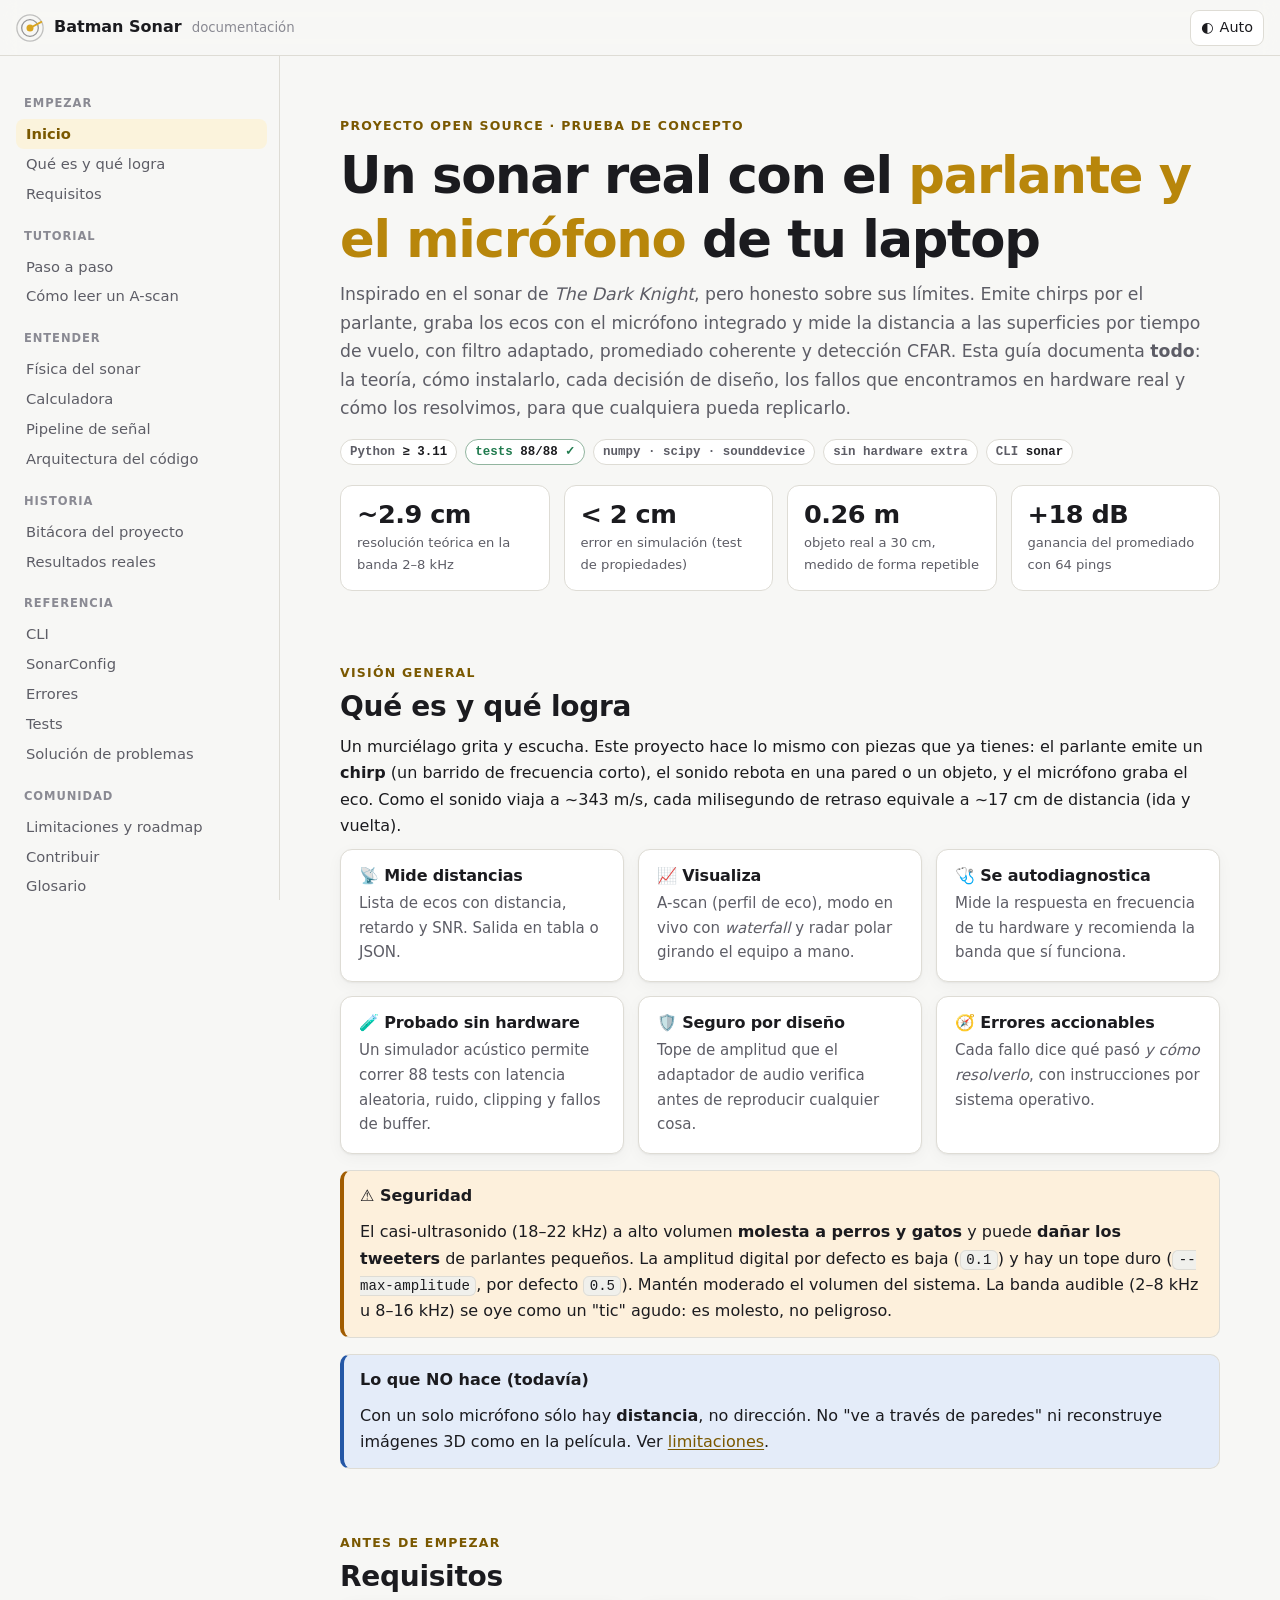
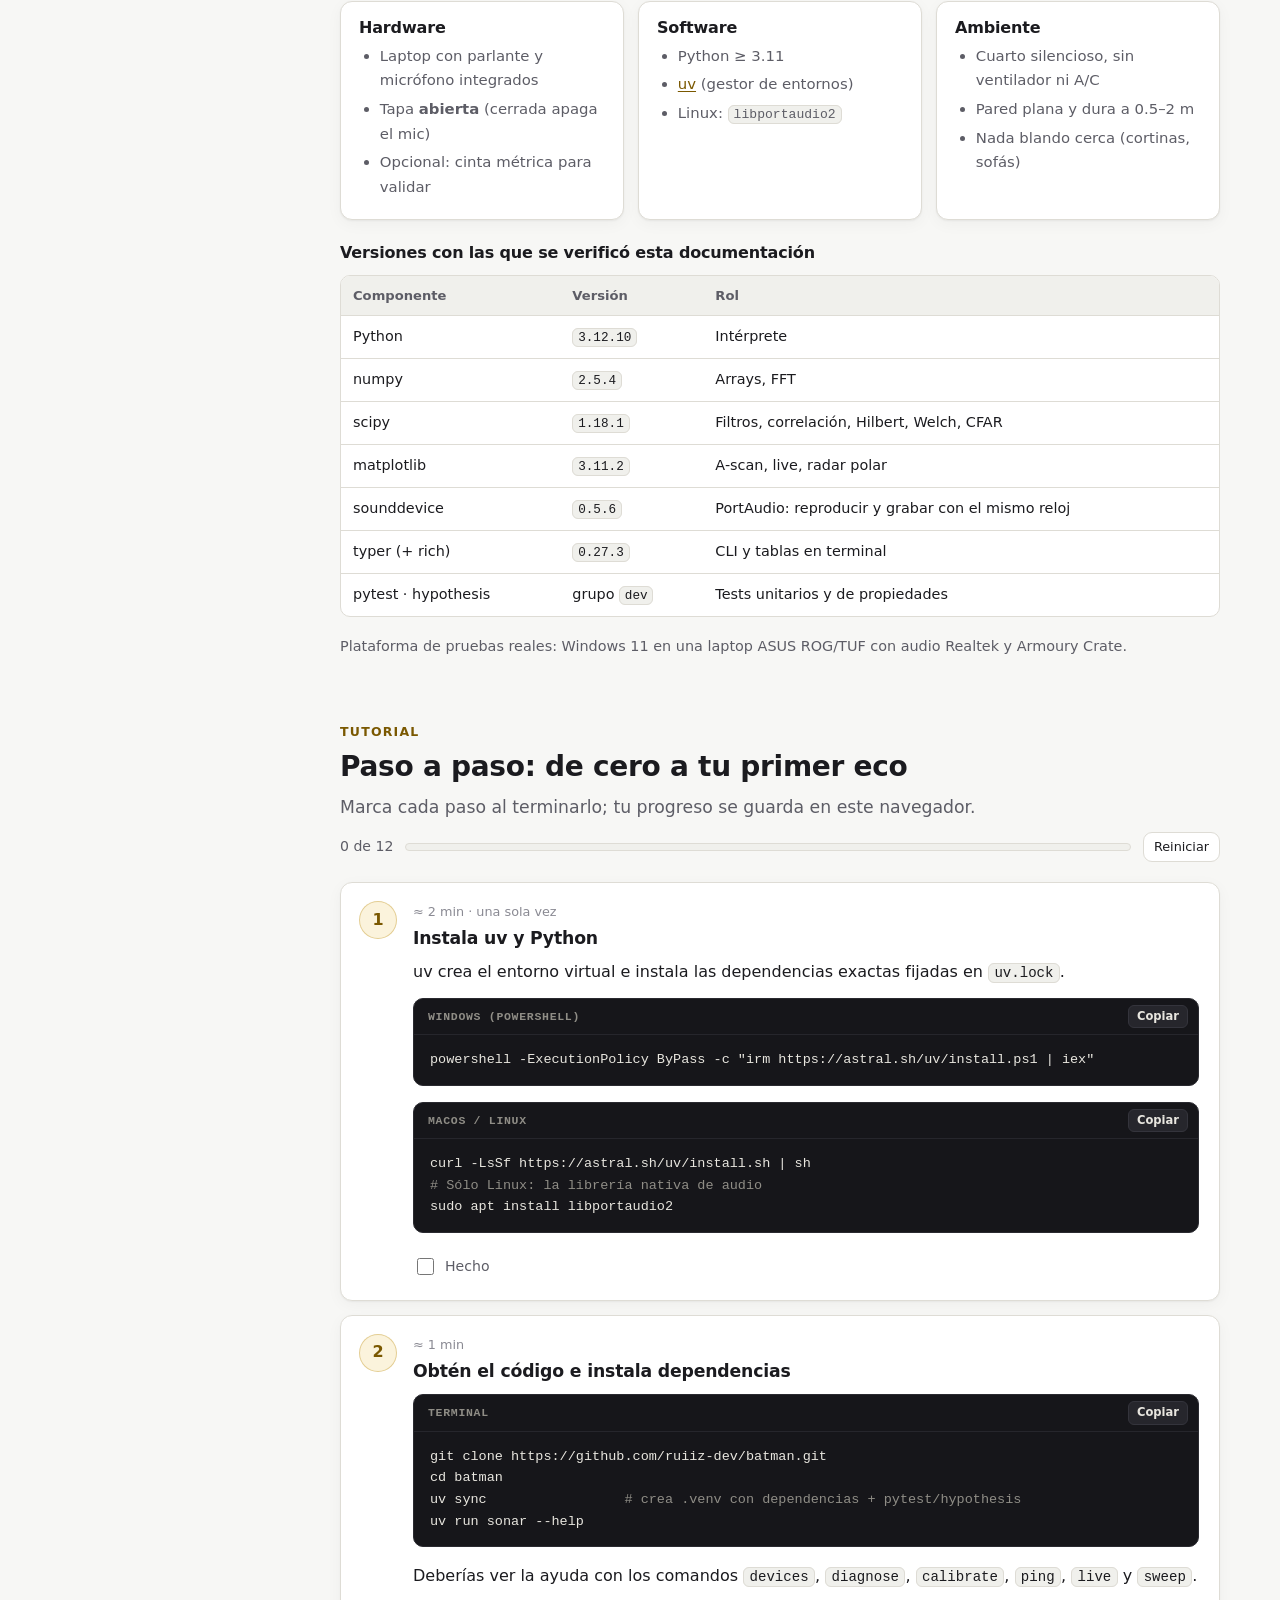
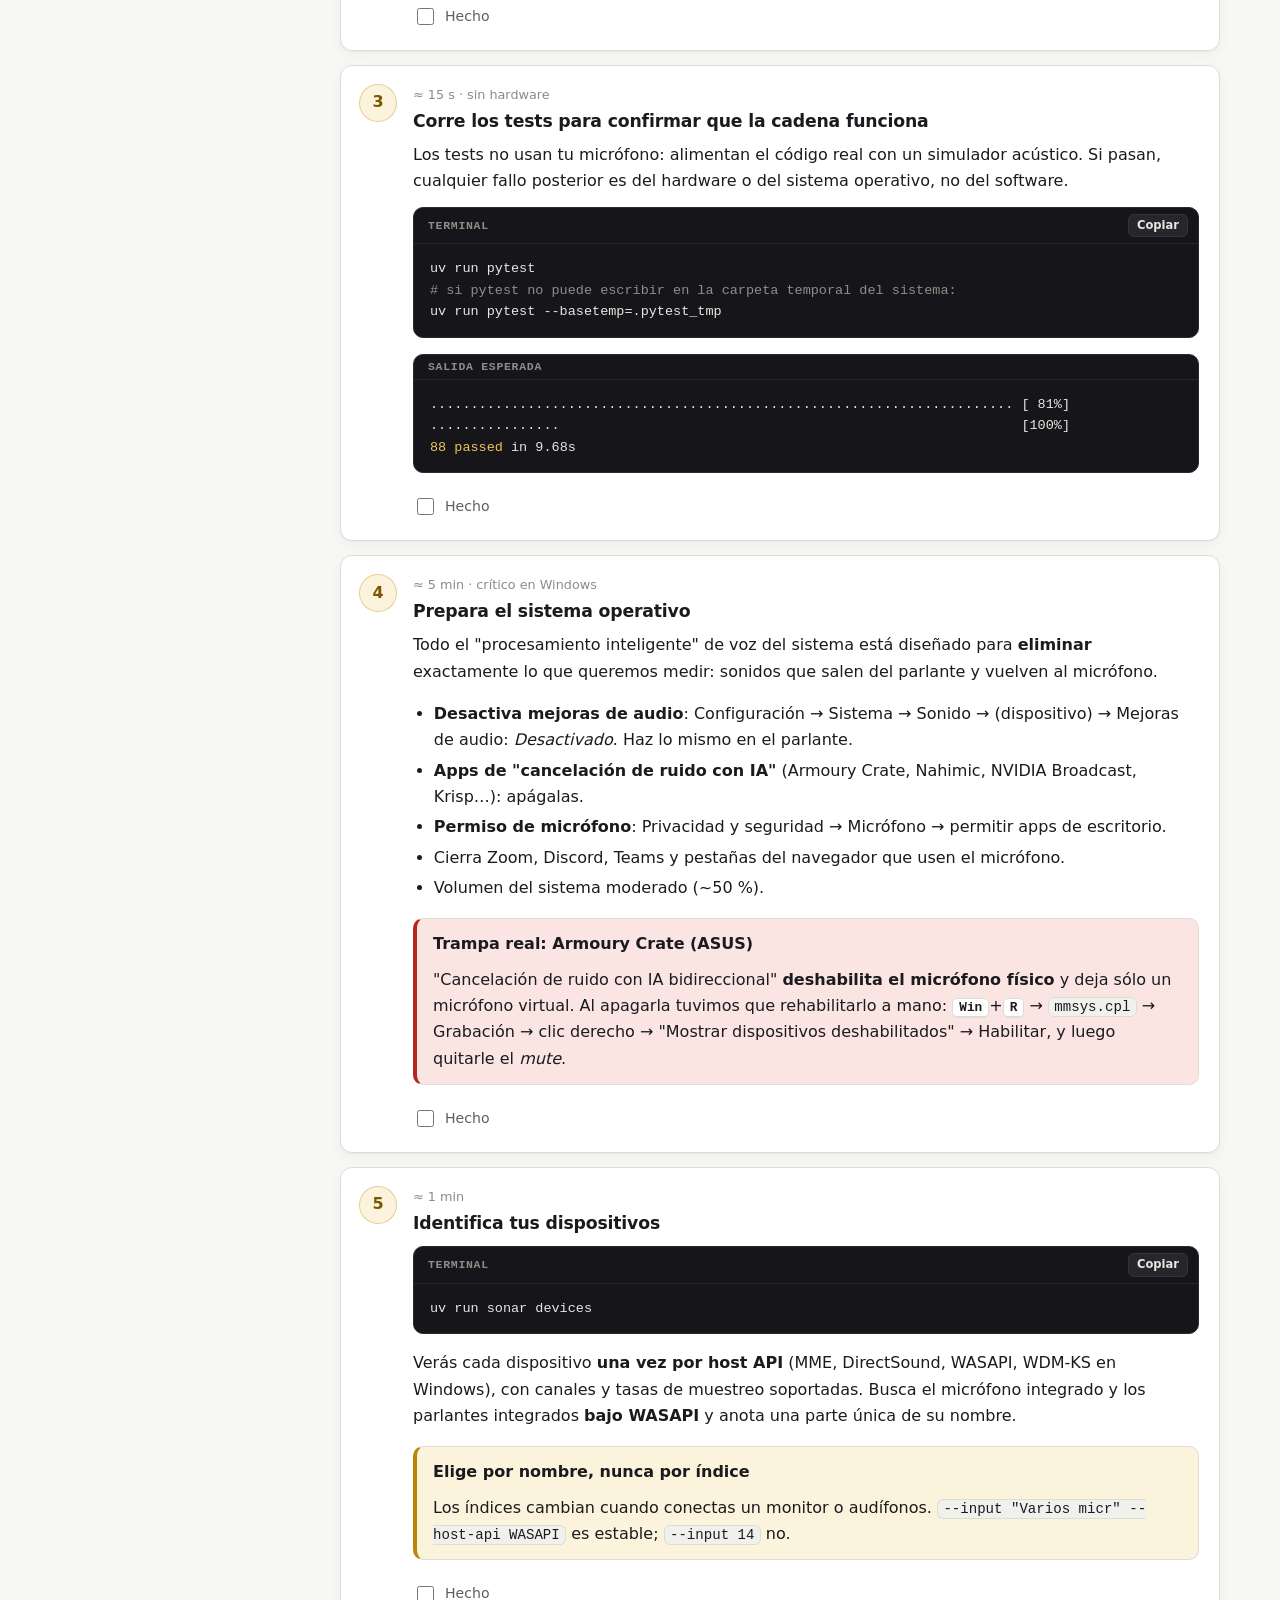
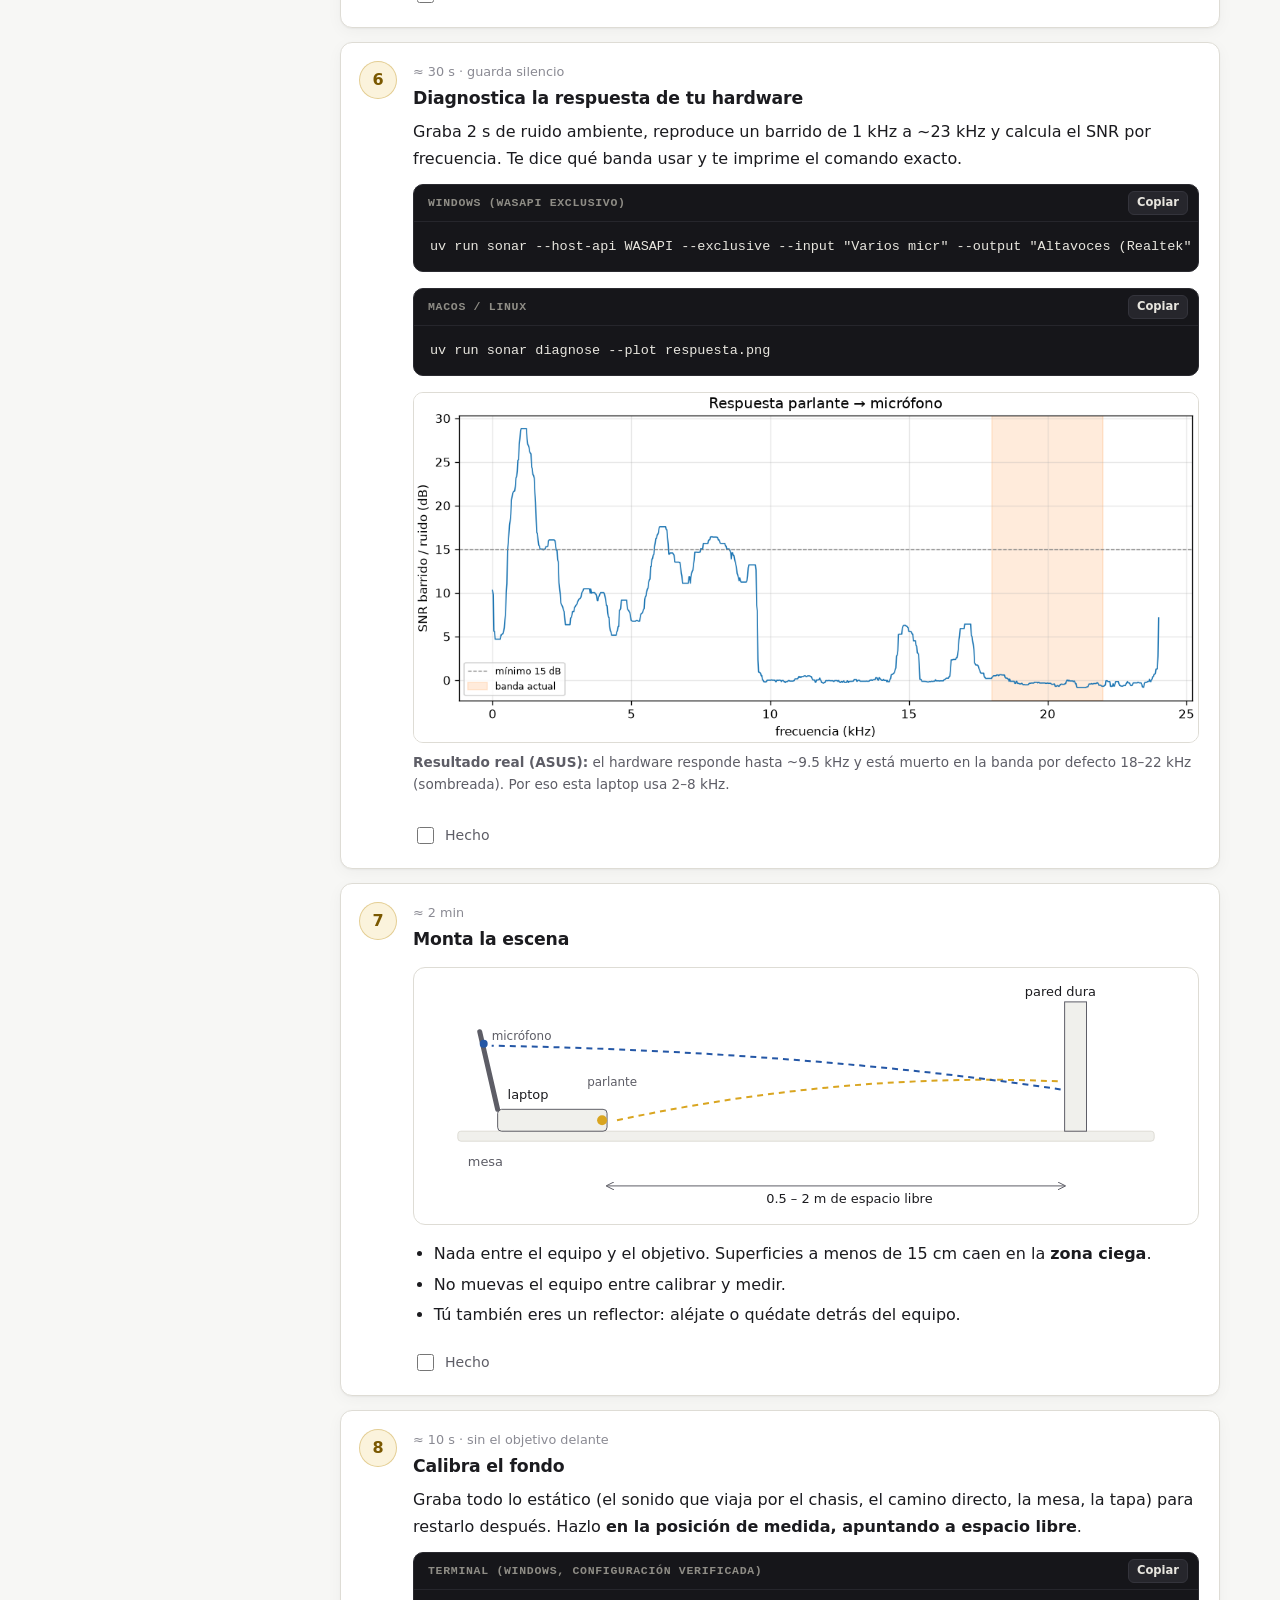
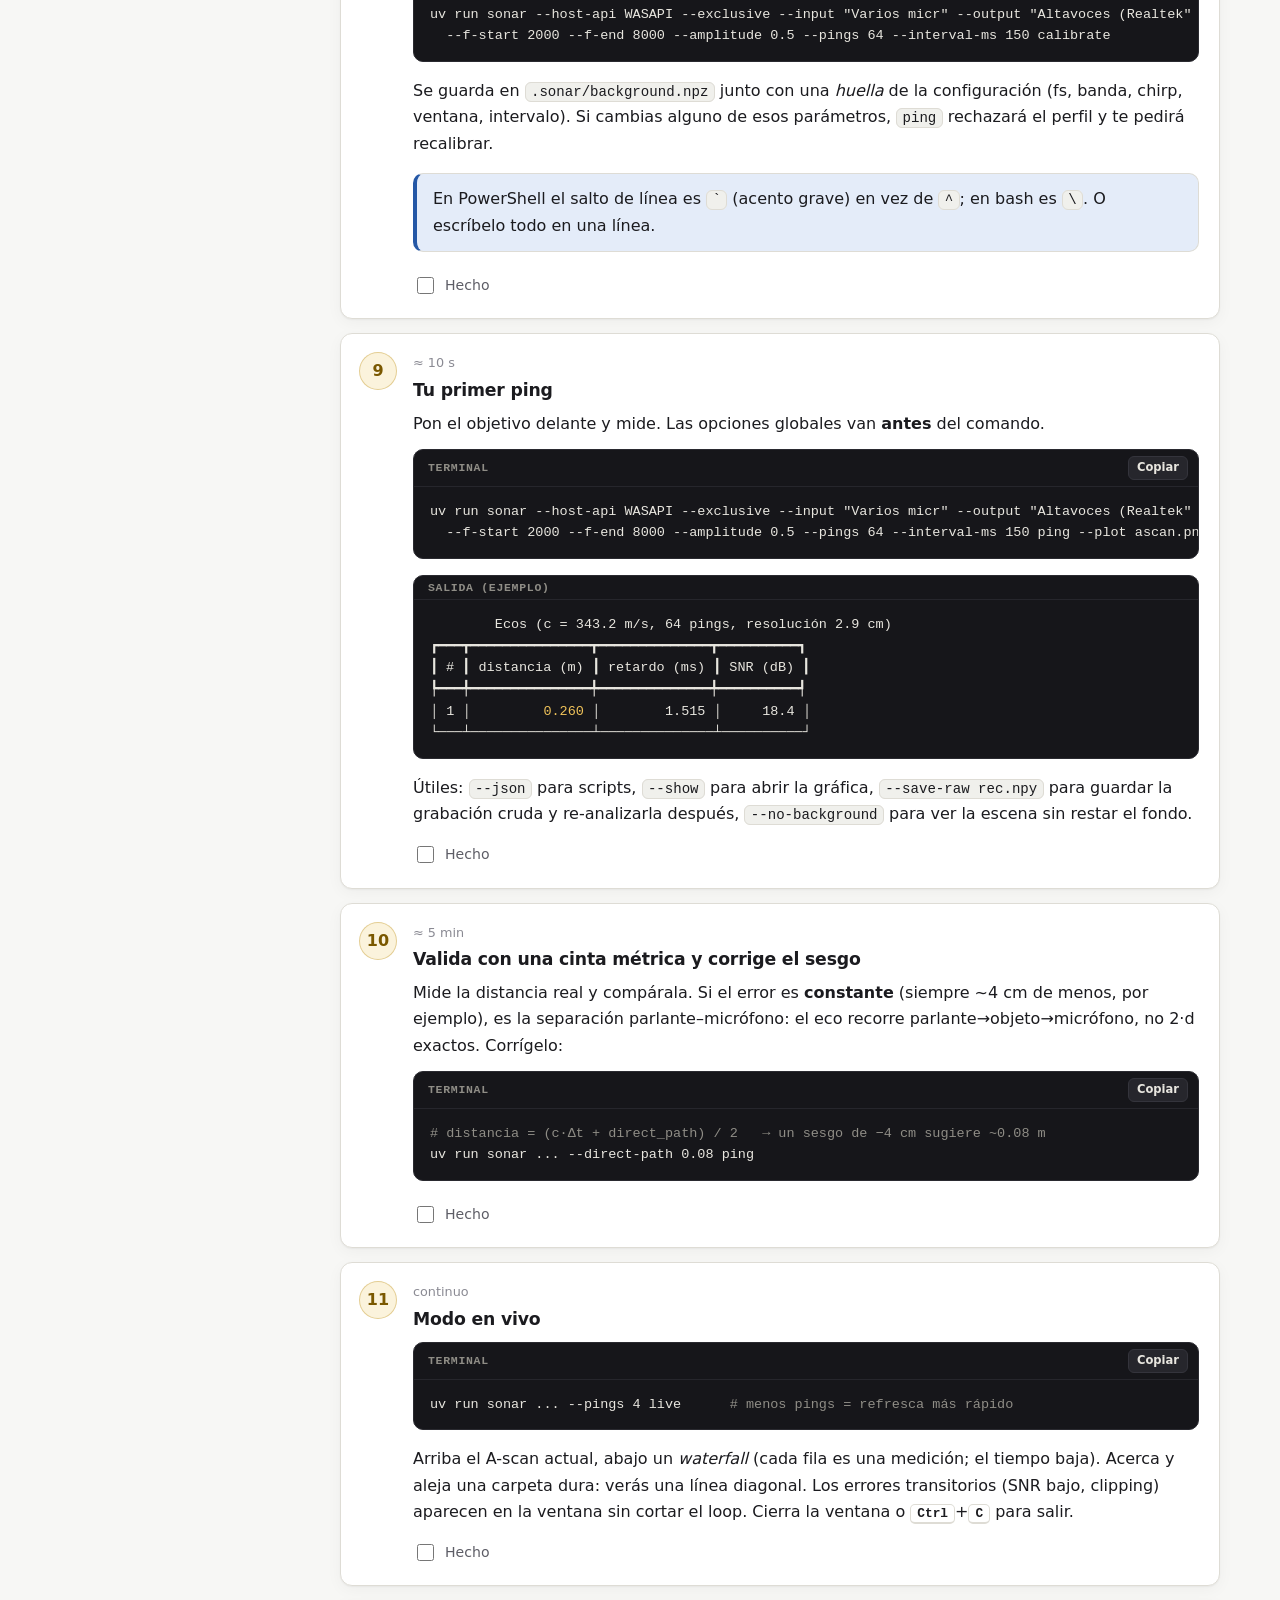
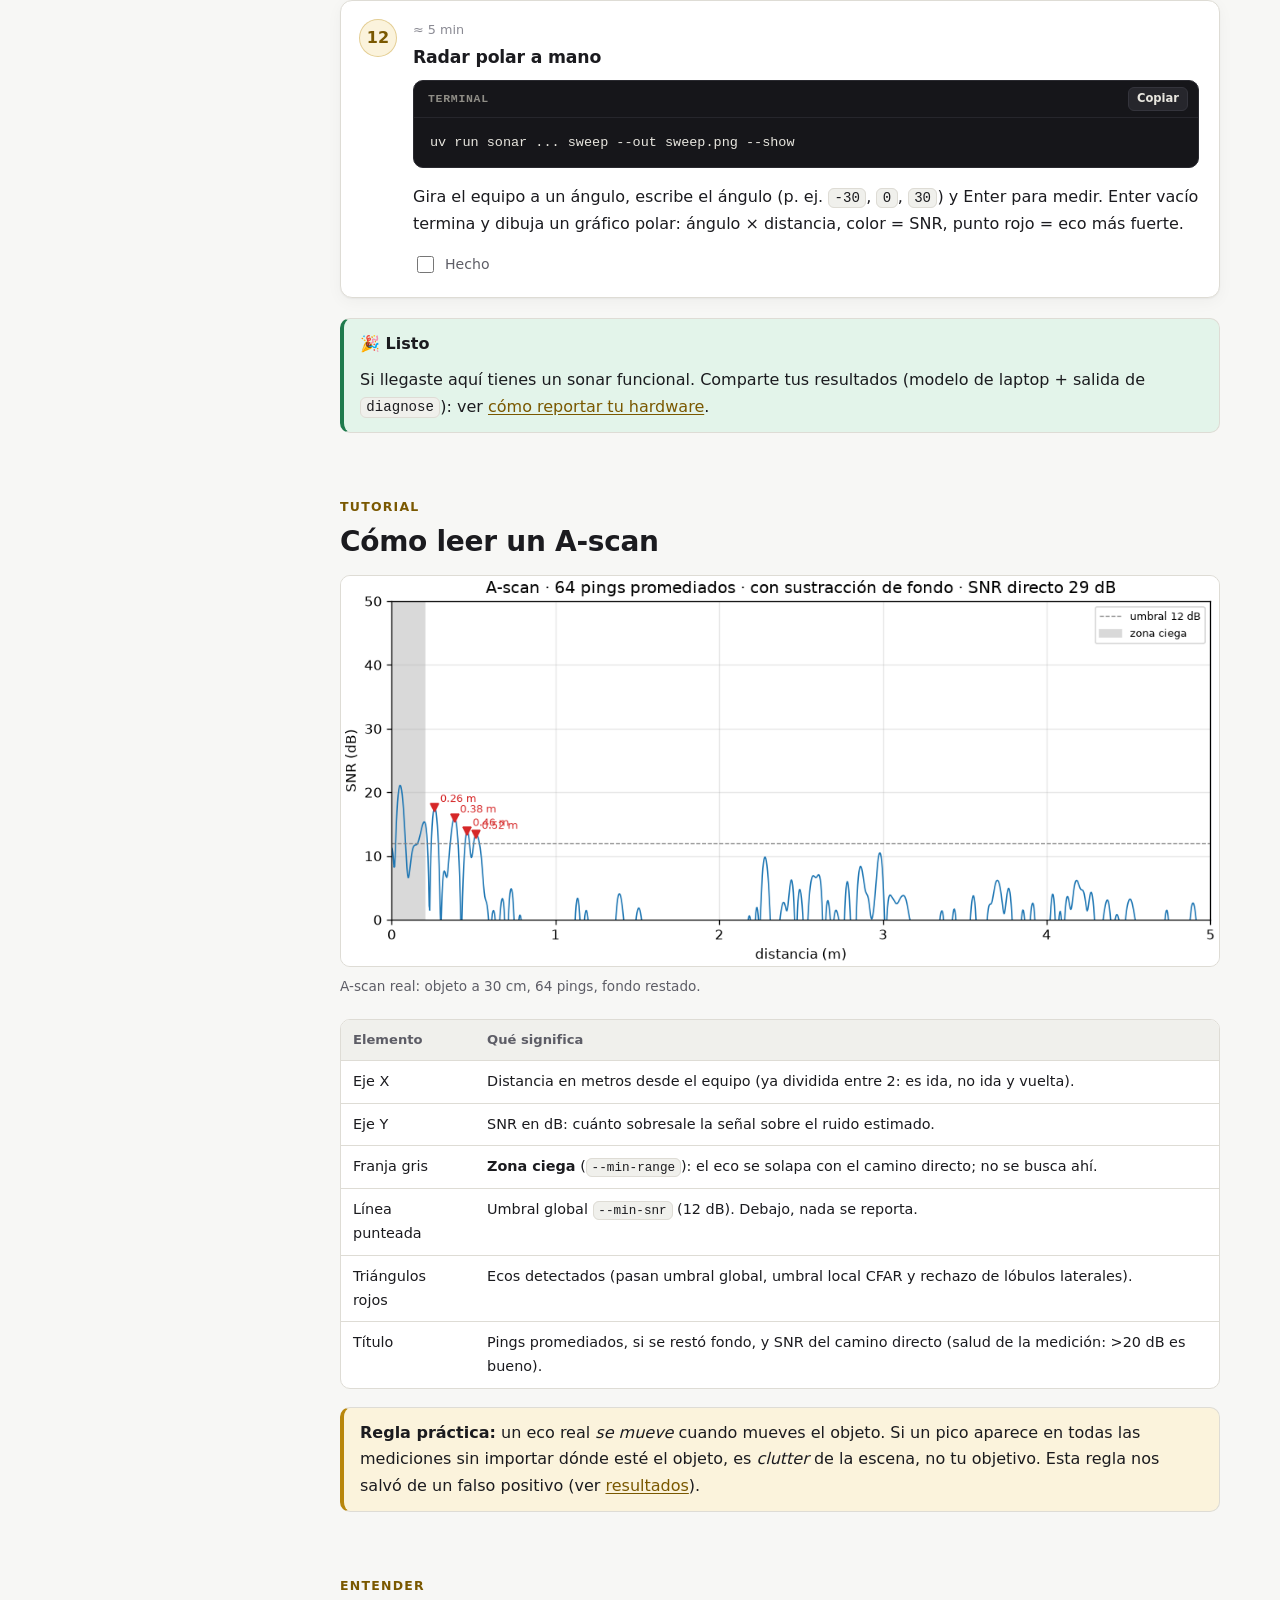
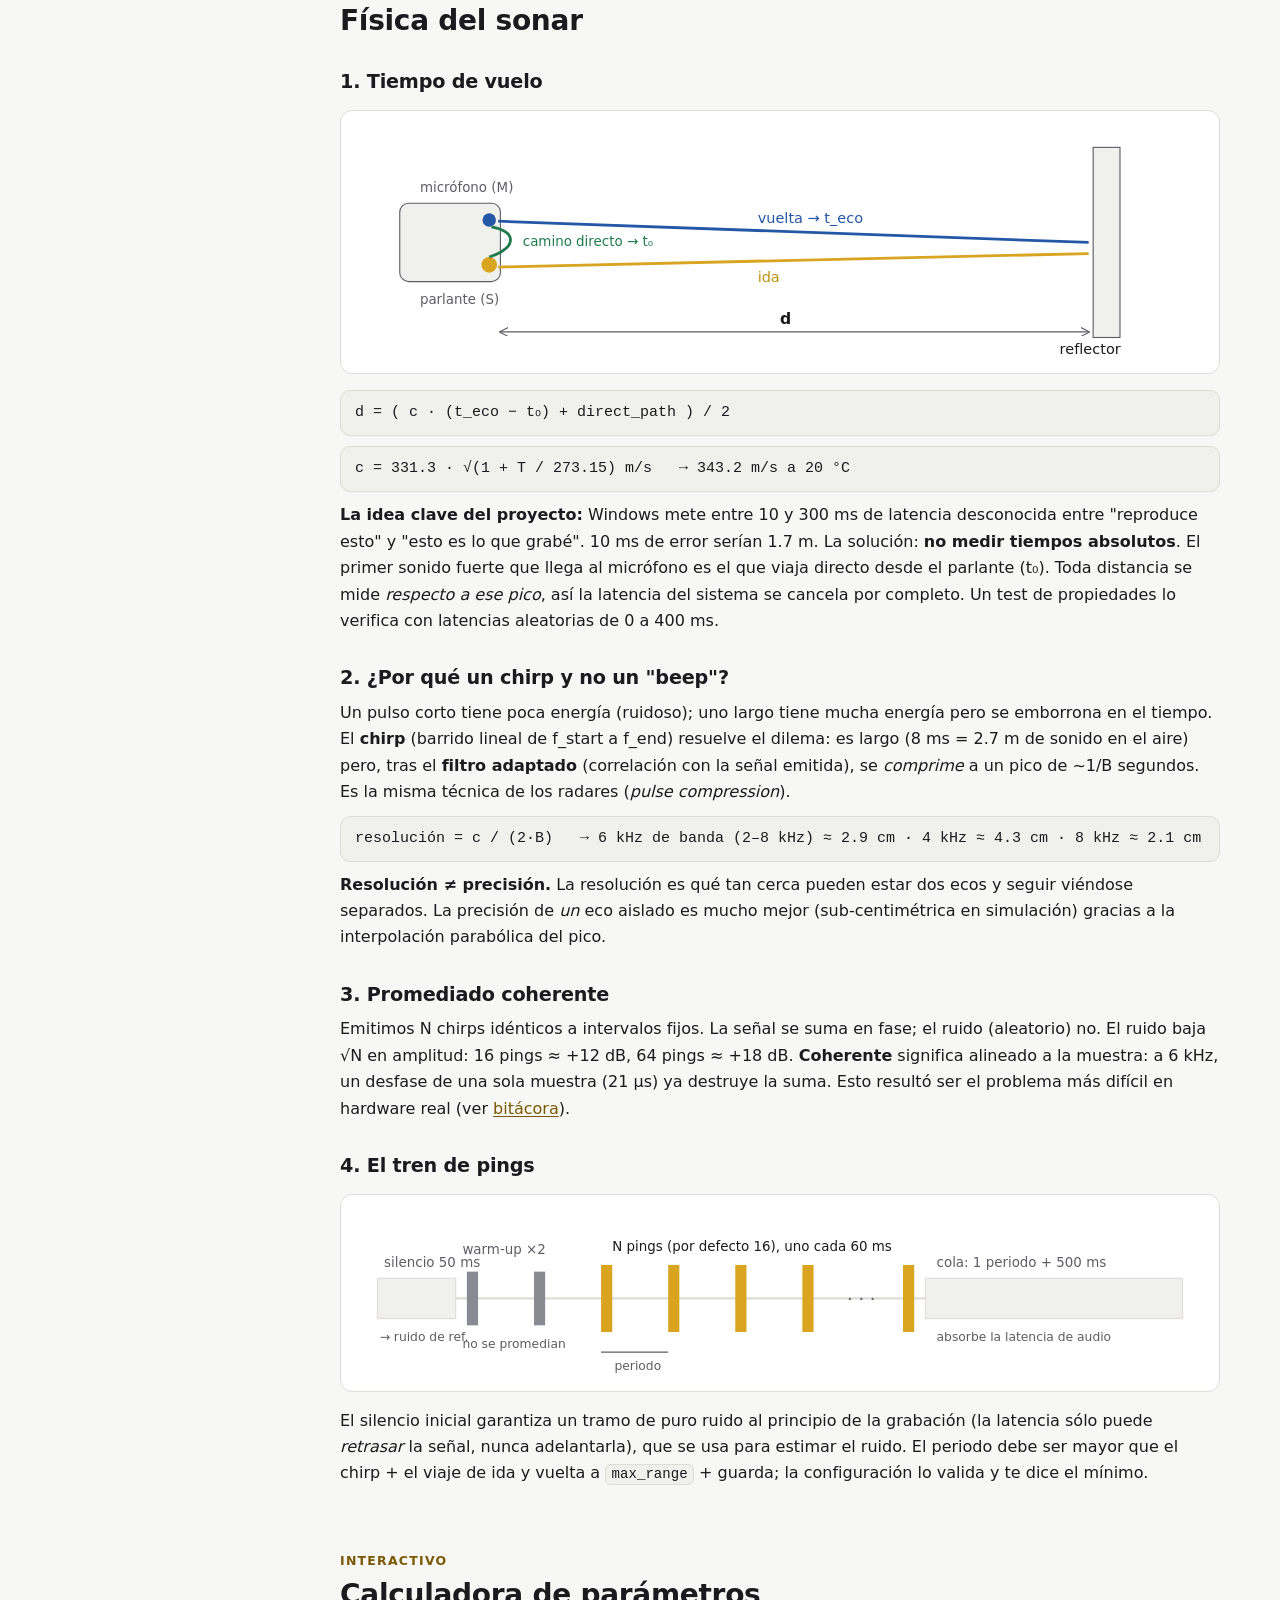
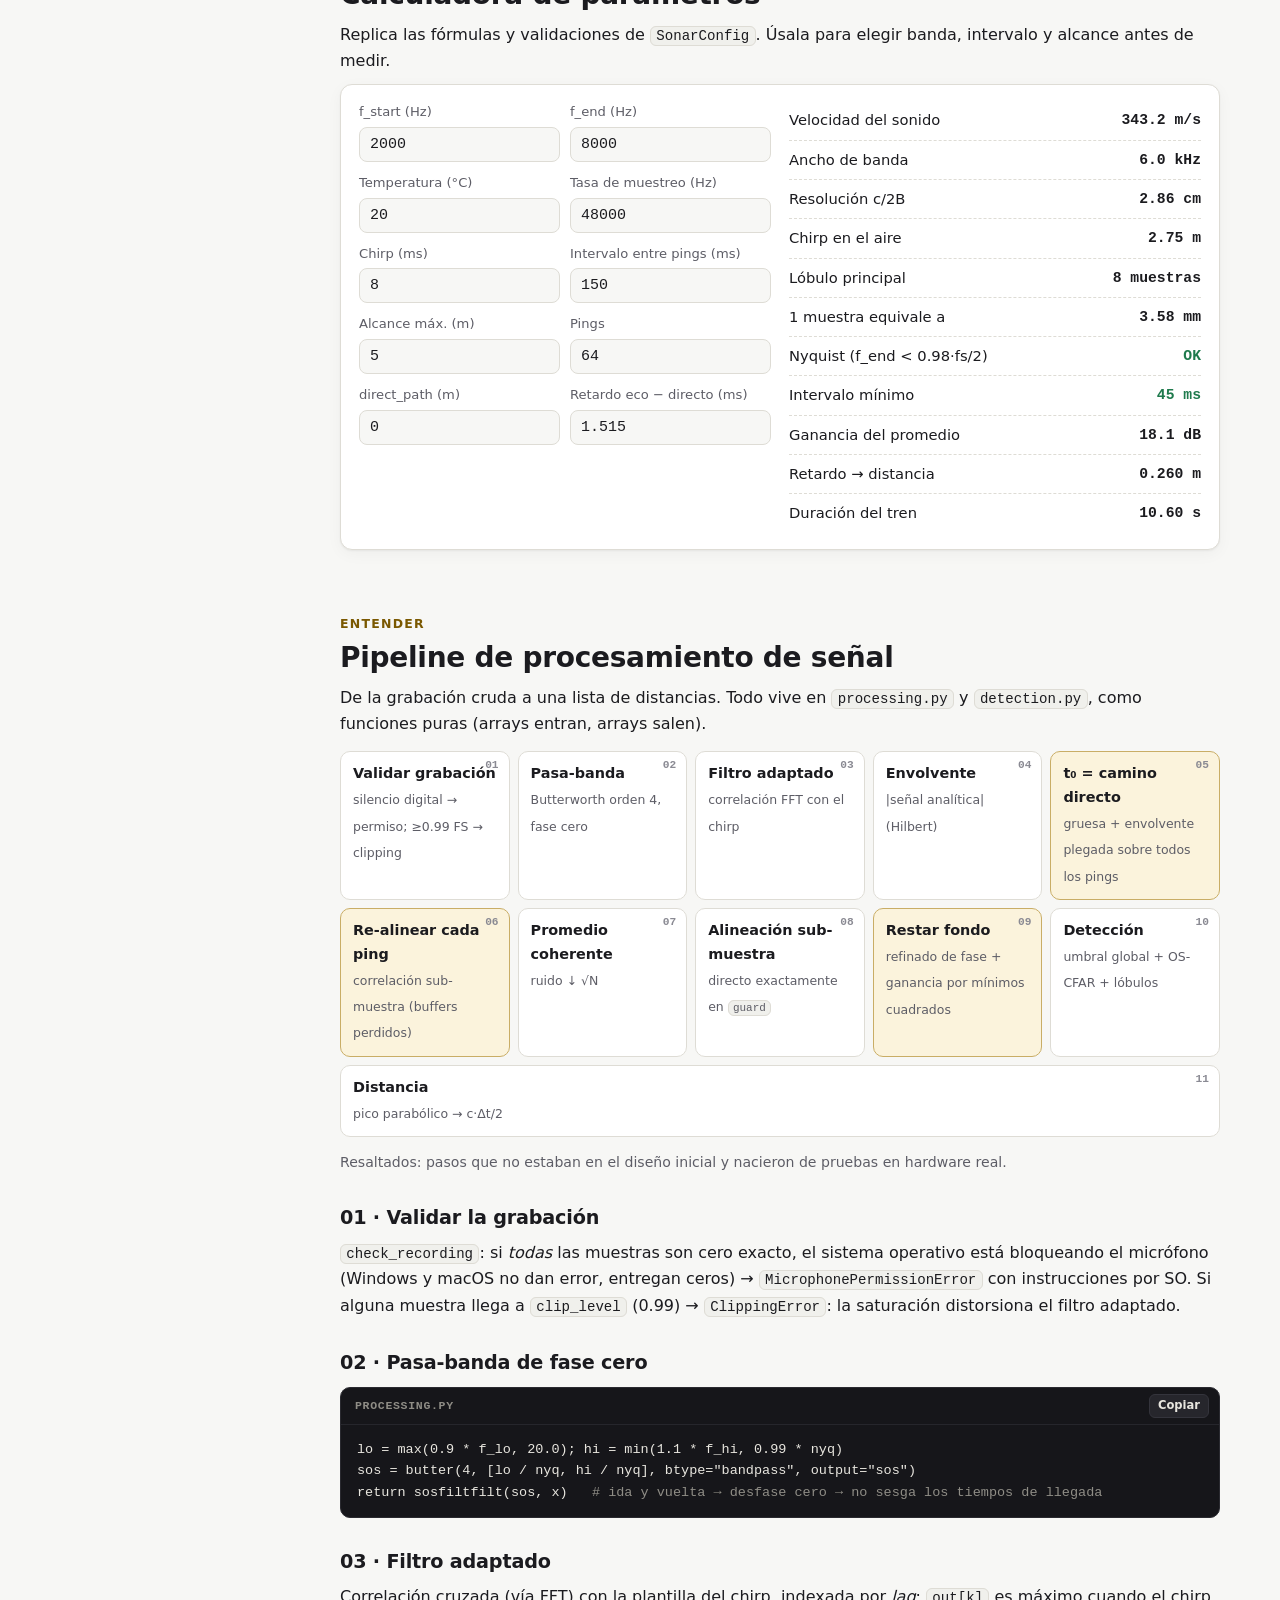
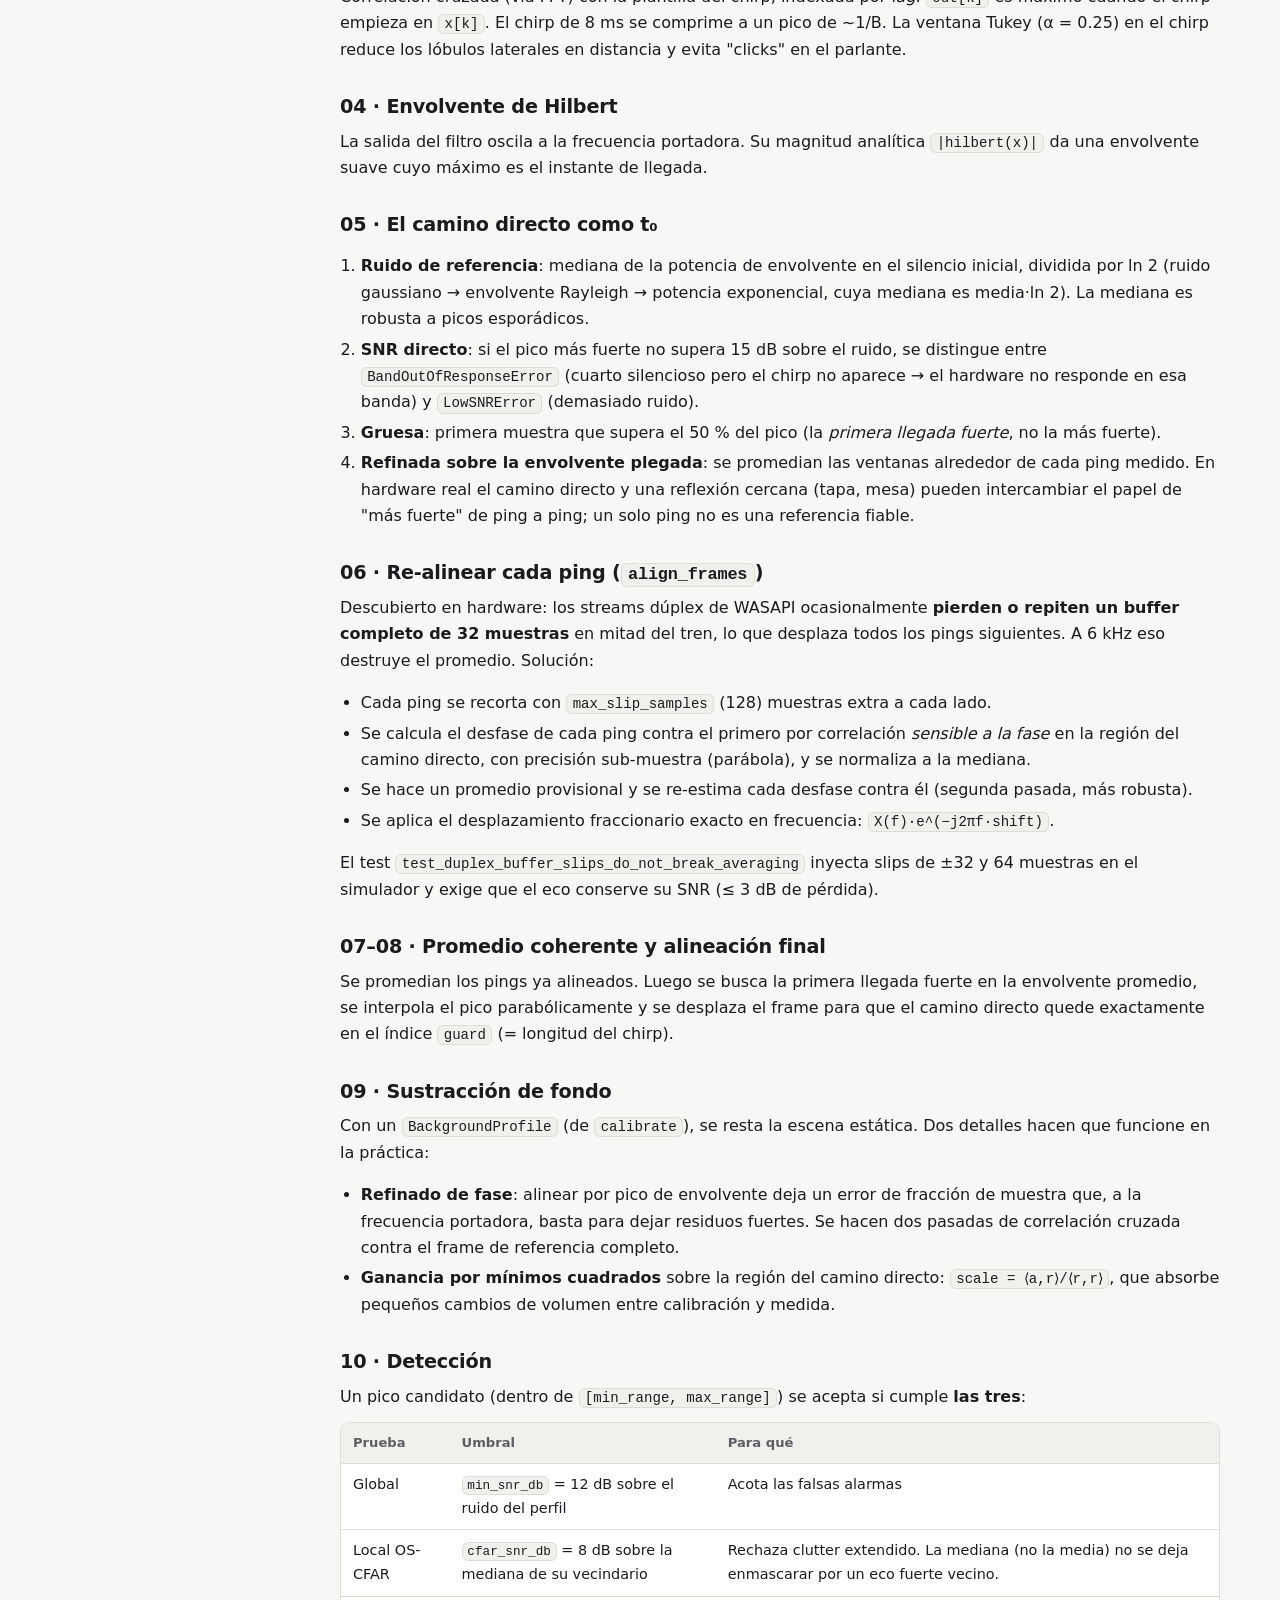
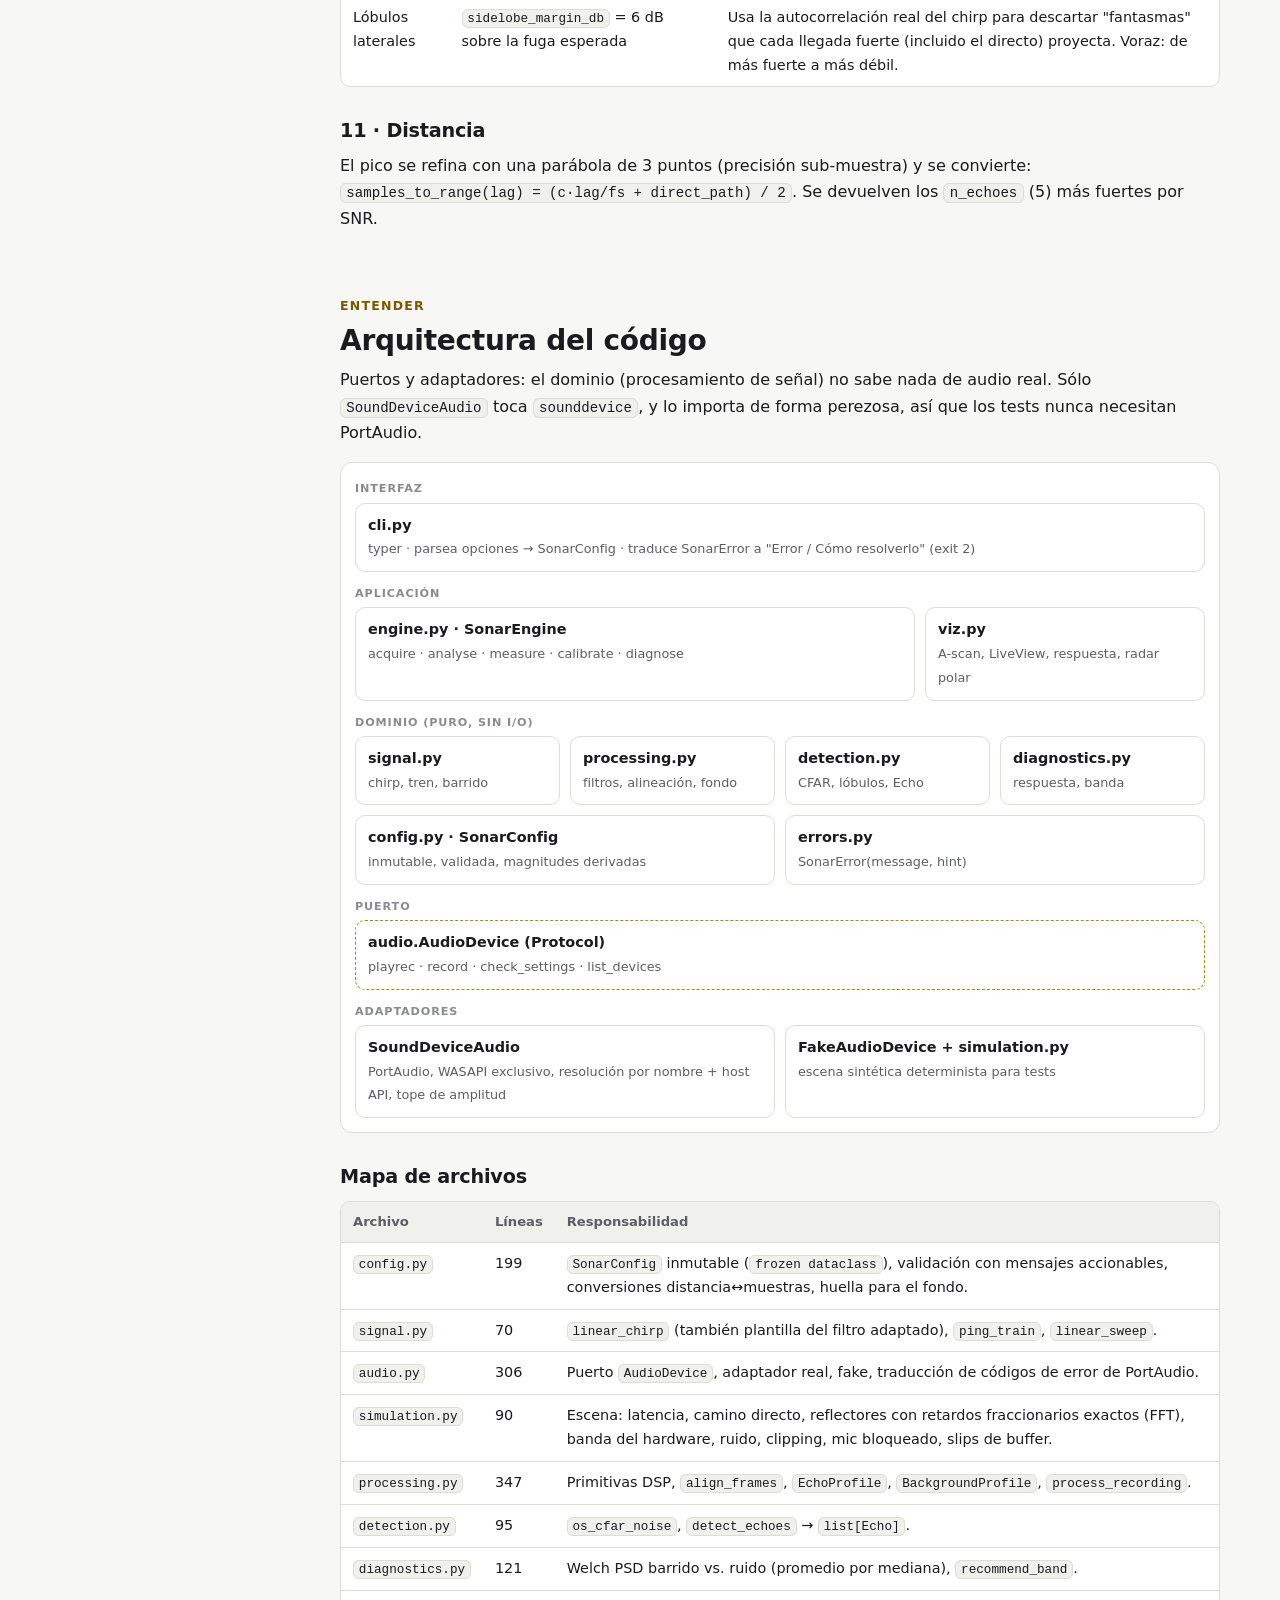
<file: docs/index.html>
<!doctype html>
<html lang="es">
<head>
<meta charset="utf-8">
<meta name="viewport" content="width=device-width, initial-scale=1">
<title>Batman Sonar Docs</title>
<meta name="description" content="Sonar acústico activo con el parlante y el micrófono de un computador: tutorial paso a paso, teoría, arquitectura, bitácora de pruebas reales y referencia completa.">
<link rel="stylesheet" href="docs.css">
</head>
<body>

<header class="topbar">
  <button class="iconbtn" id="menuBtn" aria-label="Abrir índice">☰</button>
  <a class="brand" href="#inicio">
    <svg viewBox="0 0 32 32" aria-hidden="true"><circle cx="16" cy="16" r="15" fill="none" stroke="currentColor" stroke-opacity=".25" stroke-width="1.5"/><circle cx="16" cy="16" r="9.5" fill="none" stroke="currentColor" stroke-opacity=".45" stroke-width="1.5"/><circle cx="16" cy="16" r="4" fill="#d9a520"/><path d="M16 16 L29 9" stroke="#d9a520" stroke-width="2" stroke-linecap="round"/></svg>
    Batman Sonar <small>documentación</small>
  </a>
  <span class="spacer"></span>
  <button class="iconbtn" id="themeBtn" aria-label="Cambiar tema">◐ <span id="themeLbl">Tema</span></button>
  <div class="progress" id="readProgress"></div>
</header>

<div class="layout">
<nav class="sidebar" id="sidebar" aria-label="Índice">
  <div class="group">Empezar</div>
  <a href="#inicio">Inicio</a>
  <a href="#resumen">Qué es y qué logra</a>
  <a href="#requisitos">Requisitos</a>
  <div class="group">Tutorial</div>
  <a href="#tutorial">Paso a paso</a>
  <a href="#lectura">Cómo leer un A-scan</a>
  <div class="group">Entender</div>
  <a href="#fisica">Física del sonar</a>
  <a href="#calculadora">Calculadora</a>
  <a href="#pipeline">Pipeline de señal</a>
  <a href="#arquitectura">Arquitectura del código</a>
  <div class="group">Historia</div>
  <a href="#bitacora">Bitácora del proyecto</a>
  <a href="#resultados">Resultados reales</a>
  <div class="group">Referencia</div>
  <a href="#cli">CLI</a>
  <a href="#config">SonarConfig</a>
  <a href="#errores">Errores</a>
  <a href="#tests">Tests</a>
  <a href="#problemas">Solución de problemas</a>
  <div class="group">Comunidad</div>
  <a href="#limitaciones">Limitaciones y roadmap</a>
  <a href="#contribuir">Contribuir</a>
  <a href="#glosario">Glosario</a>
  <div class="group">Fase 2</div>
  <a href="hardware.html">Sonar 3D con hardware →</a>
</nav>

<main>
<div class="content">

<!-- ================================================================ HERO -->
<section id="inicio" class="hero">
  <div class="eyebrow">Proyecto open source · Prueba de concepto</div>
  <h1>Un sonar real con el <span>parlante y el micrófono</span> de tu laptop</h1>
  <p class="lead">Inspirado en el sonar de <em>The Dark Knight</em>, pero honesto sobre sus límites. Emite chirps por el
  parlante, graba los ecos con el micrófono integrado y mide la distancia a las superficies por tiempo de vuelo,
  con filtro adaptado, promediado coherente y detección CFAR. Esta guía documenta <strong>todo</strong>: la teoría,
  cómo instalarlo, cada decisión de diseño, los fallos que encontramos en hardware real y cómo los resolvimos,
  para que cualquiera pueda replicarlo.</p>
  <div class="badges">
    <span class="badge">Python <b>≥ 3.11</b></span>
    <span class="badge ok">tests <b>88/88</b> ✓</span>
    <span class="badge">numpy · scipy · sounddevice</span>
    <span class="badge">sin hardware extra</span>
    <span class="badge">CLI <b>sonar</b></span>
  </div>
  <div class="grid g4" style="margin-top:20px">
    <div class="stat"><div class="v">~2.9 cm</div><div class="l">resolución teórica en la banda 2–8 kHz</div></div>
    <div class="stat"><div class="v">&lt; 2 cm</div><div class="l">error en simulación (test de propiedades)</div></div>
    <div class="stat"><div class="v">0.26 m</div><div class="l">objeto real a 30 cm, medido de forma repetible</div></div>
    <div class="stat"><div class="v">+18 dB</div><div class="l">ganancia del promediado con 64 pings</div></div>
  </div>
</section>

<!-- ================================================================ RESUMEN -->
<section id="resumen">
  <div class="eyebrow">Visión general</div>
  <h2>Qué es y qué logra</h2>
  <p>Un murciélago grita y escucha. Este proyecto hace lo mismo con piezas que ya tienes: el parlante emite un
  <strong>chirp</strong> (un barrido de frecuencia corto), el sonido rebota en una pared o un objeto, y el micrófono
  graba el eco. Como el sonido viaja a ~343 m/s, cada milisegundo de retraso equivale a ~17 cm de distancia (ida y vuelta).</p>
  <div class="grid g3">
    <div class="card"><h4>📡 Mide distancias</h4><p>Lista de ecos con distancia, retardo y SNR. Salida en tabla o JSON.</p></div>
    <div class="card"><h4>📈 Visualiza</h4><p>A-scan (perfil de eco), modo en vivo con <em>waterfall</em> y radar polar girando el equipo a mano.</p></div>
    <div class="card"><h4>🩺 Se autodiagnostica</h4><p>Mide la respuesta en frecuencia de tu hardware y recomienda la banda que sí funciona.</p></div>
    <div class="card"><h4>🧪 Probado sin hardware</h4><p>Un simulador acústico permite correr 88 tests con latencia aleatoria, ruido, clipping y fallos de buffer.</p></div>
    <div class="card"><h4>🛡️ Seguro por diseño</h4><p>Tope de amplitud que el adaptador de audio verifica antes de reproducir cualquier cosa.</p></div>
    <div class="card"><h4>🧭 Errores accionables</h4><p>Cada fallo dice qué pasó <em>y cómo resolverlo</em>, con instrucciones por sistema operativo.</p></div>
  </div>
  <div class="callout warn">
    <b class="t">⚠️ Seguridad</b>
    <p>El casi-ultrasonido (18–22 kHz) a alto volumen <strong>molesta a perros y gatos</strong> y puede <strong>dañar los
    tweeters</strong> de parlantes pequeños. La amplitud digital por defecto es baja (<code>0.1</code>) y hay un tope duro
    (<code>--max-amplitude</code>, por defecto <code>0.5</code>). Mantén moderado el volumen del sistema. La banda audible
    (2–8 kHz u 8–16 kHz) se oye como un "tic" agudo: es molesto, no peligroso.</p>
  </div>
  <div class="callout">
    <b class="t">Lo que NO hace (todavía)</b>
    <p>Con un solo micrófono sólo hay <strong>distancia</strong>, no dirección. No "ve a través de paredes" ni reconstruye
    imágenes 3D como en la película. Ver <a href="#limitaciones">limitaciones</a>.</p>
  </div>
</section>

<!-- ================================================================ REQUISITOS -->
<section id="requisitos">
  <div class="eyebrow">Antes de empezar</div>
  <h2>Requisitos</h2>
  <div class="grid g3">
    <div class="card">
      <h4>Hardware</h4>
      <ul style="margin:.4rem 0 0;font-size:.93rem;color:var(--muted)">
        <li>Laptop con parlante y micrófono integrados</li>
        <li>Tapa <strong>abierta</strong> (cerrada apaga el mic)</li>
        <li>Opcional: cinta métrica para validar</li>
      </ul>
    </div>
    <div class="card">
      <h4>Software</h4>
      <ul style="margin:.4rem 0 0;font-size:.93rem;color:var(--muted)">
        <li>Python ≥ 3.11</li>
        <li><a href="https://docs.astral.sh/uv/">uv</a> (gestor de entornos)</li>
        <li>Linux: <code>libportaudio2</code></li>
      </ul>
    </div>
    <div class="card">
      <h4>Ambiente</h4>
      <ul style="margin:.4rem 0 0;font-size:.93rem;color:var(--muted)">
        <li>Cuarto silencioso, sin ventilador ni A/C</li>
        <li>Pared plana y dura a 0.5–2 m</li>
        <li>Nada blando cerca (cortinas, sofás)</li>
      </ul>
    </div>
  </div>
  <h4>Versiones con las que se verificó esta documentación</h4>
  <div class="tablewrap"><table>
    <tr><th>Componente</th><th>Versión</th><th>Rol</th></tr>
    <tr><td>Python</td><td><code>3.12.10</code></td><td>Intérprete</td></tr>
    <tr><td>numpy</td><td><code>2.5.4</code></td><td>Arrays, FFT</td></tr>
    <tr><td>scipy</td><td><code>1.18.1</code></td><td>Filtros, correlación, Hilbert, Welch, CFAR</td></tr>
    <tr><td>matplotlib</td><td><code>3.11.2</code></td><td>A-scan, live, radar polar</td></tr>
    <tr><td>sounddevice</td><td><code>0.5.6</code></td><td>PortAudio: reproducir y grabar con el mismo reloj</td></tr>
    <tr><td>typer (+ rich)</td><td><code>0.27.3</code></td><td>CLI y tablas en terminal</td></tr>
    <tr><td>pytest · hypothesis</td><td>grupo <code>dev</code></td><td>Tests unitarios y de propiedades</td></tr>
  </table></div>
  <p style="font-size:.9rem;color:var(--muted)">Plataforma de pruebas reales: Windows 11 en una laptop ASUS ROG/TUF con audio Realtek y Armoury Crate.</p>
</section>

<!-- ================================================================ TUTORIAL -->
<section id="tutorial">
  <div class="eyebrow">Tutorial</div>
  <h2>Paso a paso: de cero a tu primer eco</h2>
  <p class="lead">Marca cada paso al terminarlo; tu progreso se guarda en este navegador.</p>
  <div class="tprogress"><span id="tpText">0 de 12</span><div class="bar"><i id="tpBar"></i></div><button class="iconbtn" id="tpReset" style="height:30px;font-size:.8rem">Reiniciar</button></div>

  <div class="steps">

    <div class="step" data-step="1">
      <div class="meta">≈ 2 min · una sola vez</div>
      <h3>Instala uv y Python</h3>
      <p>uv crea el entorno virtual e instala las dependencias exactas fijadas en <code>uv.lock</code>.</p>
      <div class="code"><div class="lbl">Windows (PowerShell)<button class="copy">Copiar</button></div><pre>powershell -ExecutionPolicy ByPass -c "irm https://astral.sh/uv/install.ps1 | iex"</pre></div>
      <div class="code"><div class="lbl">macOS / Linux<button class="copy">Copiar</button></div><pre>curl -LsSf https://astral.sh/uv/install.sh | sh
<span class="c"># Sólo Linux: la librería nativa de audio</span>
sudo apt install libportaudio2</pre></div>
      <label class="check"><input type="checkbox"> Hecho</label>
    </div>

    <div class="step" data-step="2">
      <div class="meta">≈ 1 min</div>
      <h3>Obtén el código e instala dependencias</h3>
      <div class="code"><div class="lbl">Terminal<button class="copy">Copiar</button></div><pre>git clone https://github.com/ruiiz-dev/batman.git
cd batman
uv sync                 <span class="c"># crea .venv con dependencias + pytest/hypothesis</span>
uv run sonar --help</pre></div>
      <p>Deberías ver la ayuda con los comandos <code>devices</code>, <code>diagnose</code>, <code>calibrate</code>, <code>ping</code>, <code>live</code> y <code>sweep</code>.</p>
      <label class="check"><input type="checkbox"> Hecho</label>
    </div>

    <div class="step" data-step="3">
      <div class="meta">≈ 15 s · sin hardware</div>
      <h3>Corre los tests para confirmar que la cadena funciona</h3>
      <p>Los tests no usan tu micrófono: alimentan el código real con un simulador acústico. Si pasan, cualquier fallo
      posterior es del hardware o del sistema operativo, no del software.</p>
      <div class="code"><div class="lbl">Terminal<button class="copy">Copiar</button></div><pre>uv run pytest
<span class="c"># si pytest no puede escribir en la carpeta temporal del sistema:</span>
uv run pytest --basetemp=.pytest_tmp</pre></div>
      <div class="code"><div class="lbl">Salida esperada</div><pre>........................................................................ [ 81%]
................                                                         [100%]
<span class="k">88 passed</span> in 9.68s</pre></div>
      <label class="check"><input type="checkbox"> Hecho</label>
    </div>

    <div class="step" data-step="4">
      <div class="meta">≈ 5 min · crítico en Windows</div>
      <h3>Prepara el sistema operativo</h3>
      <p>Todo el "procesamiento inteligente" de voz del sistema está diseñado para <strong>eliminar</strong> exactamente lo
      que queremos medir: sonidos que salen del parlante y vuelven al micrófono.</p>
      <ul>
        <li><strong>Desactiva mejoras de audio</strong>: Configuración → Sistema → Sonido → (dispositivo) → Mejoras de audio: <em>Desactivado</em>. Haz lo mismo en el parlante.</li>
        <li><strong>Apps de "cancelación de ruido con IA"</strong> (Armoury Crate, Nahimic, NVIDIA Broadcast, Krisp…): apágalas.</li>
        <li><strong>Permiso de micrófono</strong>: Privacidad y seguridad → Micrófono → permitir apps de escritorio.</li>
        <li>Cierra Zoom, Discord, Teams y pestañas del navegador que usen el micrófono.</li>
        <li>Volumen del sistema moderado (~50 %).</li>
      </ul>
      <div class="callout bad">
        <b class="t">Trampa real: Armoury Crate (ASUS)</b>
        <p>"Cancelación de ruido con IA bidireccional" <strong>deshabilita el micrófono físico</strong> y deja sólo un
        micrófono virtual. Al apagarla tuvimos que rehabilitarlo a mano: <span class="kbd">Win</span>+<span class="kbd">R</span> →
        <code>mmsys.cpl</code> → Grabación → clic derecho → "Mostrar dispositivos deshabilitados" → Habilitar, y luego quitarle el <em>mute</em>.</p>
      </div>
      <label class="check"><input type="checkbox"> Hecho</label>
    </div>

    <div class="step" data-step="5">
      <div class="meta">≈ 1 min</div>
      <h3>Identifica tus dispositivos</h3>
      <div class="code"><div class="lbl">Terminal<button class="copy">Copiar</button></div><pre>uv run sonar devices</pre></div>
      <p>Verás cada dispositivo <strong>una vez por host API</strong> (MME, DirectSound, WASAPI, WDM-KS en Windows), con
      canales y tasas de muestreo soportadas. Busca el micrófono integrado y los parlantes integrados <strong>bajo WASAPI</strong>
      y anota una parte única de su nombre.</p>
      <div class="callout tip">
        <b class="t">Elige por nombre, nunca por índice</b>
        <p>Los índices cambian cuando conectas un monitor o audífonos. <code>--input "Varios micr" --host-api WASAPI</code>
        es estable; <code>--input 14</code> no.</p>
      </div>
      <label class="check"><input type="checkbox"> Hecho</label>
    </div>

    <div class="step" data-step="6">
      <div class="meta">≈ 30 s · guarda silencio</div>
      <h3>Diagnostica la respuesta de tu hardware</h3>
      <p>Graba 2 s de ruido ambiente, reproduce un barrido de 1 kHz a ~23 kHz y calcula el SNR por frecuencia.
      Te dice qué banda usar y te imprime el comando exacto.</p>
      <div class="code"><div class="lbl">Windows (WASAPI exclusivo)<button class="copy">Copiar</button></div><pre>uv run sonar --host-api WASAPI --exclusive --input "Varios micr" --output "Altavoces (Realtek" diagnose --plot respuesta.png</pre></div>
      <div class="code"><div class="lbl">macOS / Linux<button class="copy">Copiar</button></div><pre>uv run sonar diagnose --plot respuesta.png</pre></div>
      <figure>
        <img src="img/respuesta.png" alt="Respuesta parlante a micrófono: SNR alto bajo 9.5 kHz, cero sobre 10 kHz" loading="lazy">
        <figcaption><strong>Resultado real (ASUS):</strong> el hardware responde hasta ~9.5 kHz y está muerto en la banda por defecto
        18–22 kHz (sombreada). Por eso esta laptop usa 2–8 kHz.</figcaption>
      </figure>
      <label class="check"><input type="checkbox"> Hecho</label>
    </div>

    <div class="step" data-step="7">
      <div class="meta">≈ 2 min</div>
      <h3>Monta la escena</h3>
      <div class="diagram">
        <svg viewBox="0 0 760 230" role="img" aria-label="Montaje: laptop en una mesa apuntando a una pared a 0.5–2 m">
          <rect x="30" y="150" width="700" height="10" rx="3" fill="var(--surface-2)" stroke="var(--border)"/>
          <text x="40" y="185" class="muted" font-size="13">mesa</text>
          <rect x="70" y="128" width="110" height="22" rx="4" fill="var(--surface-2)" stroke="var(--muted)"/>
          <path d="M70 128 L52 50" stroke="var(--muted)" stroke-width="5" stroke-linecap="round"/>
          <text x="80" y="118" font-size="13">laptop</text>
          <circle cx="175" cy="139" r="5" fill="#d9a520"/><text x="160" y="105" font-size="12" class="muted">parlante</text>
          <circle cx="56" cy="62" r="4" fill="var(--info)"/><text x="64" y="58" font-size="12" class="muted">micrófono</text>
          <rect x="640" y="20" width="22" height="130" fill="var(--surface-2)" stroke="var(--muted)"/>
          <text x="600" y="14" font-size="13">pared dura</text>
          <path d="M190 139 Q 420 90 636 100" fill="none" stroke="#d9a520" stroke-width="2" stroke-dasharray="6 5"/>
          <path d="M636 108 Q 380 70 64 64" fill="none" stroke="var(--info)" stroke-width="2" stroke-dasharray="6 5"/>
          <line x1="180" y1="205" x2="640" y2="205" stroke="var(--muted)" marker-start="url(#a1)" marker-end="url(#a2)"/>
          <text x="340" y="222" font-size="13">0.5 – 2 m de espacio libre</text>
          <defs>
            <marker id="a1" markerWidth="8" markerHeight="8" refX="1" refY="4" orient="auto"><path d="M8 0 L0 4 L8 8" fill="none" stroke="var(--muted)"/></marker>
            <marker id="a2" markerWidth="8" markerHeight="8" refX="7" refY="4" orient="auto"><path d="M0 0 L8 4 L0 8" fill="none" stroke="var(--muted)"/></marker>
          </defs>
        </svg>
      </div>
      <ul>
        <li>Nada entre el equipo y el objetivo. Superficies a menos de 15 cm caen en la <strong>zona ciega</strong>.</li>
        <li>No muevas el equipo entre calibrar y medir.</li>
        <li>Tú también eres un reflector: aléjate o quédate detrás del equipo.</li>
      </ul>
      <label class="check"><input type="checkbox"> Hecho</label>
    </div>

    <div class="step" data-step="8">
      <div class="meta">≈ 10 s · sin el objetivo delante</div>
      <h3>Calibra el fondo</h3>
      <p>Graba todo lo estático (el sonido que viaja por el chasis, el camino directo, la mesa, la tapa) para restarlo
      después. Hazlo <strong>en la posición de medida, apuntando a espacio libre</strong>.</p>
      <div class="code"><div class="lbl">Terminal (Windows, configuración verificada)<button class="copy">Copiar</button></div><pre>uv run sonar --host-api WASAPI --exclusive --input "Varios micr" --output "Altavoces (Realtek" ^
  --f-start 2000 --f-end 8000 --amplitude 0.5 --pings 64 --interval-ms 150 calibrate</pre></div>
      <p>Se guarda en <code>.sonar/background.npz</code> junto con una <em>huella</em> de la configuración (fs, banda, chirp,
      ventana, intervalo). Si cambias alguno de esos parámetros, <code>ping</code> rechazará el perfil y te pedirá recalibrar.</p>
      <div class="callout"><p>En PowerShell el salto de línea es <code>`</code> (acento grave) en vez de <code>^</code>; en bash es <code>\</code>. O escríbelo todo en una línea.</p></div>
      <label class="check"><input type="checkbox"> Hecho</label>
    </div>

    <div class="step" data-step="9">
      <div class="meta">≈ 10 s</div>
      <h3>Tu primer ping</h3>
      <p>Pon el objetivo delante y mide. Las opciones globales van <strong>antes</strong> del comando.</p>
      <div class="code"><div class="lbl">Terminal<button class="copy">Copiar</button></div><pre>uv run sonar --host-api WASAPI --exclusive --input "Varios micr" --output "Altavoces (Realtek" ^
  --f-start 2000 --f-end 8000 --amplitude 0.5 --pings 64 --interval-ms 150 ping --plot ascan.png</pre></div>
      <div class="code"><div class="lbl">Salida (ejemplo)</div><pre>        Ecos (c = 343.2 m/s, 64 pings, resolución 2.9 cm)
┏━━━┳━━━━━━━━━━━━━━━┳━━━━━━━━━━━━━━┳━━━━━━━━━━┓
┃ # ┃ distancia (m) ┃ retardo (ms) ┃ SNR (dB) ┃
┡━━━╇━━━━━━━━━━━━━━━╇━━━━━━━━━━━━━━╇━━━━━━━━━━┩
│ 1 │         <span class="k">0.260</span> │        1.515 │     18.4 │
└───┴───────────────┴──────────────┴──────────┘</pre></div>
      <p>Útiles: <code>--json</code> para scripts, <code>--show</code> para abrir la gráfica, <code>--save-raw rec.npy</code> para
      guardar la grabación cruda y re-analizarla después, <code>--no-background</code> para ver la escena sin restar el fondo.</p>
      <label class="check"><input type="checkbox"> Hecho</label>
    </div>

    <div class="step" data-step="10">
      <div class="meta">≈ 5 min</div>
      <h3>Valida con una cinta métrica y corrige el sesgo</h3>
      <p>Mide la distancia real y compárala. Si el error es <strong>constante</strong> (siempre ~4 cm de menos, por ejemplo), es
      la separación parlante–micrófono: el eco recorre parlante→objeto→micrófono, no 2·d exactos. Corrígelo:</p>
      <div class="code"><div class="lbl">Terminal<button class="copy">Copiar</button></div><pre><span class="c"># distancia = (c·Δt + direct_path) / 2   → un sesgo de −4 cm sugiere ~0.08 m</span>
uv run sonar ... --direct-path 0.08 ping</pre></div>
      <label class="check"><input type="checkbox"> Hecho</label>
    </div>

    <div class="step" data-step="11">
      <div class="meta">continuo</div>
      <h3>Modo en vivo</h3>
      <div class="code"><div class="lbl">Terminal<button class="copy">Copiar</button></div><pre>uv run sonar ... --pings 4 live      <span class="c"># menos pings = refresca más rápido</span></pre></div>
      <p>Arriba el A-scan actual, abajo un <em>waterfall</em> (cada fila es una medición; el tiempo baja). Acerca y aleja
      una carpeta dura: verás una línea diagonal. Los errores transitorios (SNR bajo, clipping) aparecen en la ventana sin cortar
      el loop. Cierra la ventana o <span class="kbd">Ctrl</span>+<span class="kbd">C</span> para salir.</p>
      <label class="check"><input type="checkbox"> Hecho</label>
    </div>

    <div class="step" data-step="12">
      <div class="meta">≈ 5 min</div>
      <h3>Radar polar a mano</h3>
      <div class="code"><div class="lbl">Terminal<button class="copy">Copiar</button></div><pre>uv run sonar ... sweep --out sweep.png --show</pre></div>
      <p>Gira el equipo a un ángulo, escribe el ángulo (p. ej. <code>-30</code>, <code>0</code>, <code>30</code>) y Enter para medir.
      Enter vacío termina y dibuja un gráfico polar: ángulo × distancia, color = SNR, punto rojo = eco más fuerte.</p>
      <label class="check"><input type="checkbox"> Hecho</label>
    </div>
  </div>

  <div class="callout ok">
    <b class="t">🎉 Listo</b>
    <p>Si llegaste aquí tienes un sonar funcional. Comparte tus resultados (modelo de laptop + salida de <code>diagnose</code>):
    ver <a href="#contribuir">cómo reportar tu hardware</a>.</p>
  </div>
</section>

<!-- ================================================================ LECTURA -->
<section id="lectura">
  <div class="eyebrow">Tutorial</div>
  <h2>Cómo leer un A-scan</h2>
  <figure>
    <img src="img/ascan_30.png" alt="A-scan con eco a 0.26 m sobre el umbral de 12 dB" loading="lazy">
    <figcaption>A-scan real: objeto a 30 cm, 64 pings, fondo restado.</figcaption>
  </figure>
  <div class="tablewrap"><table>
    <tr><th>Elemento</th><th>Qué significa</th></tr>
    <tr><td>Eje X</td><td>Distancia en metros desde el equipo (ya dividida entre 2: es ida, no ida y vuelta).</td></tr>
    <tr><td>Eje Y</td><td>SNR en dB: cuánto sobresale la señal sobre el ruido estimado.</td></tr>
    <tr><td>Franja gris</td><td><strong>Zona ciega</strong> (<code>--min-range</code>): el eco se solapa con el camino directo; no se busca ahí.</td></tr>
    <tr><td>Línea punteada</td><td>Umbral global <code>--min-snr</code> (12 dB). Debajo, nada se reporta.</td></tr>
    <tr><td>Triángulos rojos</td><td>Ecos detectados (pasan umbral global, umbral local CFAR y rechazo de lóbulos laterales).</td></tr>
    <tr><td>Título</td><td>Pings promediados, si se restó fondo, y SNR del camino directo (salud de la medición: &gt;20 dB es bueno).</td></tr>
  </table></div>
  <div class="callout tip"><p><b>Regla práctica:</b> un eco real <em>se mueve</em> cuando mueves el objeto. Si un pico aparece en todas
  las mediciones sin importar dónde esté el objeto, es <em>clutter</em> de la escena, no tu objetivo. Esta regla nos salvó de un
  falso positivo (ver <a href="#resultados">resultados</a>).</p></div>
</section>

<!-- ================================================================ FÍSICA -->
<section id="fisica">
  <div class="eyebrow">Entender</div>
  <h2>Física del sonar</h2>

  <h3>1. Tiempo de vuelo</h3>
  <div class="diagram">
    <svg viewBox="0 0 760 210" role="img" aria-label="Camino directo del parlante al micrófono y camino de eco rebotando en la pared">
      <rect x="40" y="70" width="90" height="70" rx="8" fill="var(--surface-2)" stroke="var(--muted)"/>
      <circle cx="120" cy="125" r="7" fill="#d9a520"/><text x="58" y="160" font-size="12" class="muted">parlante (S)</text>
      <circle cx="120" cy="85" r="6" fill="var(--info)"/><text x="58" y="60" font-size="12" class="muted">micrófono (M)</text>
      <rect x="660" y="20" width="24" height="170" fill="var(--surface-2)" stroke="var(--muted)"/>
      <text x="630" y="205" font-size="13">reflector</text>
      <path d="M120 118 C 145 110, 145 95, 122 91" fill="none" stroke="var(--ok)" stroke-width="2.5"/>
      <text x="150" y="108" font-size="12" fill="var(--ok)" style="fill:var(--ok)">camino directo → t₀</text>
      <path d="M128 127 L656 115" stroke="#d9a520" stroke-width="2.5"/>
      <path d="M656 105 L128 86" stroke="var(--info)" stroke-width="2.5"/>
      <text x="360" y="140" font-size="13" style="fill:#c0900f">ida</text>
      <text x="360" y="88" font-size="13" style="fill:var(--info)">vuelta → t_eco</text>
      <line x1="130" y1="185" x2="656" y2="185" stroke="var(--muted)" marker-start="url(#b1)" marker-end="url(#b2)"/>
      <text x="380" y="178" font-size="14" font-weight="700">d</text>
      <defs>
        <marker id="b1" markerWidth="8" markerHeight="8" refX="1" refY="4" orient="auto"><path d="M8 0 L0 4 L8 8" fill="none" stroke="var(--muted)"/></marker>
        <marker id="b2" markerWidth="8" markerHeight="8" refX="7" refY="4" orient="auto"><path d="M0 0 L8 4 L0 8" fill="none" stroke="var(--muted)"/></marker>
      </defs>
    </svg>
  </div>
  <div class="formula">d = ( c · (t_eco − t₀) + direct_path ) / 2</div>
  <div class="formula">c = 331.3 · √(1 + T / 273.15) m/s &nbsp;&nbsp;→ 343.2 m/s a 20 °C</div>
  <p><strong>La idea clave del proyecto:</strong> Windows mete entre 10 y 300 ms de latencia desconocida entre "reproduce esto" y
  "esto es lo que grabé". 10 ms de error serían 1.7 m. La solución: <strong>no medir tiempos absolutos</strong>. El primer sonido
  fuerte que llega al micrófono es el que viaja directo desde el parlante (t₀). Toda distancia se mide <em>respecto a ese pico</em>,
  así la latencia del sistema se cancela por completo. Un test de propiedades lo verifica con latencias aleatorias de 0 a 400 ms.</p>

  <h3>2. ¿Por qué un chirp y no un "beep"?</h3>
  <p>Un pulso corto tiene poca energía (ruidoso); uno largo tiene mucha energía pero se emborrona en el tiempo. El <strong>chirp</strong>
  (barrido lineal de f_start a f_end) resuelve el dilema: es largo (8 ms = 2.7 m de sonido en el aire) pero, tras el
  <strong>filtro adaptado</strong> (correlación con la señal emitida), se <em>comprime</em> a un pico de ~1/B segundos. Es la misma
  técnica de los radares (<em>pulse compression</em>).</p>
  <div class="formula">resolución = c / (2·B) &nbsp;&nbsp;→ 6 kHz de banda (2–8 kHz) ≈ 2.9 cm · 4 kHz ≈ 4.3 cm · 8 kHz ≈ 2.1 cm</div>
  <p><strong>Resolución ≠ precisión.</strong> La resolución es qué tan cerca pueden estar dos ecos y seguir viéndose separados. La
  precisión de <em>un</em> eco aislado es mucho mejor (sub-centimétrica en simulación) gracias a la interpolación parabólica del pico.</p>

  <h3>3. Promediado coherente</h3>
  <p>Emitimos N chirps idénticos a intervalos fijos. La señal se suma en fase; el ruido (aleatorio) no. El ruido baja √N en
  amplitud: 16 pings ≈ +12 dB, 64 pings ≈ +18 dB. <strong>Coherente</strong> significa alineado a la muestra: a 6 kHz, un desfase de una
  sola muestra (21 µs) ya destruye la suma. Esto resultó ser el problema más difícil en hardware real (ver <a href="#bitacora">bitácora</a>).</p>

  <h3>4. El tren de pings</h3>
  <div class="diagram">
    <svg viewBox="0 0 760 150" role="img" aria-label="Estructura del tren de pings: silencio, pings de calentamiento, N pings medidos, cola">
      <line x1="20" y1="80" x2="740" y2="80" stroke="var(--border)" stroke-width="2"/>
      <rect x="20" y="62" width="70" height="36" fill="var(--surface-2)" stroke="var(--border)"/>
      <text x="26" y="52" font-size="12" class="muted">silencio 50 ms</text>
      <text x="22" y="118" font-size="11" class="muted">→ ruido de ref.</text>
      <g fill="var(--faint)"><rect x="100" y="56" width="10" height="48"/><rect x="160" y="56" width="10" height="48"/></g>
      <text x="96" y="40" font-size="12" class="muted">warm-up ×2</text>
      <text x="96" y="124" font-size="11" class="muted">no se promedian</text>
      <g fill="#d9a520"><rect x="220" y="50" width="10" height="60"/><rect x="280" y="50" width="10" height="60"/><rect x="340" y="50" width="10" height="60"/><rect x="400" y="50" width="10" height="60"/></g>
      <text x="440" y="86" font-size="16" class="muted">· · ·</text>
      <rect x="490" y="50" width="10" height="60" fill="#d9a520"/>
      <text x="230" y="38" font-size="12">N pings (por defecto 16), uno cada 60 ms</text>
      <line x1="220" y1="128" x2="280" y2="128" stroke="var(--muted)"/><text x="232" y="144" font-size="11" class="muted">periodo</text>
      <rect x="510" y="62" width="230" height="36" fill="var(--surface-2)" stroke="var(--border)"/>
      <text x="520" y="52" font-size="12" class="muted">cola: 1 periodo + 500 ms</text>
      <text x="520" y="118" font-size="11" class="muted">absorbe la latencia de audio</text>
    </svg>
  </div>
  <p>El silencio inicial garantiza un tramo de puro ruido al principio de la grabación (la latencia sólo puede <em>retrasar</em>
  la señal, nunca adelantarla), que se usa para estimar el ruido. El periodo debe ser mayor que el chirp + el viaje de ida y vuelta
  a <code>max_range</code> + guarda; la configuración lo valida y te dice el mínimo.</p>
</section>

<!-- ================================================================ CALCULADORA -->
<section id="calculadora">
  <div class="eyebrow">Interactivo</div>
  <h2>Calculadora de parámetros</h2>
  <p>Replica las fórmulas y validaciones de <code>SonarConfig</code>. Úsala para elegir banda, intervalo y alcance antes de medir.</p>
  <div class="card calc">
    <div>
      <div class="inrow">
        <label>f_start (Hz)<input id="cFs" type="number" value="2000" step="100"></label>
        <label>f_end (Hz)<input id="cFe" type="number" value="8000" step="100"></label>
      </div>
      <div class="inrow">
        <label>Temperatura (°C)<input id="cT" type="number" value="20" step="1"></label>
        <label>Tasa de muestreo (Hz)<input id="cRate" type="number" value="48000" step="100"></label>
      </div>
      <div class="inrow">
        <label>Chirp (ms)<input id="cChirp" type="number" value="8" step="0.5"></label>
        <label>Intervalo entre pings (ms)<input id="cInt" type="number" value="150" step="5"></label>
      </div>
      <div class="inrow">
        <label>Alcance máx. (m)<input id="cMax" type="number" value="5" step="0.5"></label>
        <label>Pings<input id="cN" type="number" value="64" step="1"></label>
      </div>
      <div class="inrow">
        <label>direct_path (m)<input id="cDp" type="number" value="0" step="0.01"></label>
        <label>Retardo eco − directo (ms)<input id="cDelay" type="number" value="1.515" step="0.01"></label>
      </div>
    </div>
    <div class="out" id="cOut"></div>
  </div>
</section>

<!-- ================================================================ PIPELINE -->
<section id="pipeline">
  <div class="eyebrow">Entender</div>
  <h2>Pipeline de procesamiento de señal</h2>
  <p>De la grabación cruda a una lista de distancias. Todo vive en <code>processing.py</code> y <code>detection.py</code>, como
  funciones puras (arrays entran, arrays salen).</p>
  <div class="flow">
    <div class="n"><i>01</i><b>Validar grabación</b><span>silencio digital → permiso; ≥0.99 FS → clipping</span></div>
    <div class="n"><i>02</i><b>Pasa-banda</b><span>Butterworth orden 4, fase cero</span></div>
    <div class="n"><i>03</i><b>Filtro adaptado</b><span>correlación FFT con el chirp</span></div>
    <div class="n"><i>04</i><b>Envolvente</b><span>|señal analítica| (Hilbert)</span></div>
    <div class="n hl"><i>05</i><b>t₀ = camino directo</b><span>gruesa + envolvente plegada sobre todos los pings</span></div>
    <div class="n hl"><i>06</i><b>Re-alinear cada ping</b><span>correlación sub-muestra (buffers perdidos)</span></div>
    <div class="n"><i>07</i><b>Promedio coherente</b><span>ruido ↓ √N</span></div>
    <div class="n"><i>08</i><b>Alineación sub-muestra</b><span>directo exactamente en <code>guard</code></span></div>
    <div class="n hl"><i>09</i><b>Restar fondo</b><span>refinado de fase + ganancia por mínimos cuadrados</span></div>
    <div class="n"><i>10</i><b>Detección</b><span>umbral global + OS-CFAR + lóbulos</span></div>
    <div class="n"><i>11</i><b>Distancia</b><span>pico parabólico → c·Δt/2</span></div>
  </div>
  <p style="font-size:.88rem;color:var(--muted)">Resaltados: pasos que no estaban en el diseño inicial y nacieron de pruebas en hardware real.</p>

  <h3>01 · Validar la grabación</h3>
  <p><code>check_recording</code>: si <em>todas</em> las muestras son cero exacto, el sistema operativo está bloqueando el micrófono
  (Windows y macOS no dan error, entregan ceros) → <code>MicrophonePermissionError</code> con instrucciones por SO. Si alguna muestra
  llega a <code>clip_level</code> (0.99) → <code>ClippingError</code>: la saturación distorsiona el filtro adaptado.</p>

  <h3>02 · Pasa-banda de fase cero</h3>
  <div class="code"><div class="lbl">processing.py<button class="copy">Copiar</button></div><pre>lo = max(0.9 * f_lo, 20.0); hi = min(1.1 * f_hi, 0.99 * nyq)
sos = butter(4, [lo / nyq, hi / nyq], btype="bandpass", output="sos")
return sosfiltfilt(sos, x)   <span class="c"># ida y vuelta → desfase cero → no sesga los tiempos de llegada</span></pre></div>

  <h3>03 · Filtro adaptado</h3>
  <p>Correlación cruzada (vía FFT) con la plantilla del chirp, indexada por <em>lag</em>: <code>out[k]</code> es máximo cuando el chirp
  empieza en <code>x[k]</code>. El chirp de 8 ms se comprime a un pico de ~1/B. La ventana Tukey (α = 0.25) en el chirp reduce los
  lóbulos laterales en distancia y evita "clicks" en el parlante.</p>

  <h3>04 · Envolvente de Hilbert</h3>
  <p>La salida del filtro oscila a la frecuencia portadora. Su magnitud analítica <code>|hilbert(x)|</code> da una envolvente suave
  cuyo máximo es el instante de llegada.</p>

  <h3>05 · El camino directo como t₀</h3>
  <ol>
    <li><strong>Ruido de referencia</strong>: mediana de la potencia de envolvente en el silencio inicial, dividida por ln 2
    (ruido gaussiano → envolvente Rayleigh → potencia exponencial, cuya mediana es media·ln 2). La mediana es robusta a picos esporádicos.</li>
    <li><strong>SNR directo</strong>: si el pico más fuerte no supera 15 dB sobre el ruido, se distingue entre
    <code>BandOutOfResponseError</code> (cuarto silencioso pero el chirp no aparece → el hardware no responde en esa banda) y
    <code>LowSNRError</code> (demasiado ruido).</li>
    <li><strong>Gruesa</strong>: primera muestra que supera el 50 % del pico (la <em>primera llegada fuerte</em>, no la más fuerte).</li>
    <li><strong>Refinada sobre la envolvente plegada</strong>: se promedian las ventanas alrededor de cada ping medido. En hardware real
    el camino directo y una reflexión cercana (tapa, mesa) pueden intercambiar el papel de "más fuerte" de ping a ping; un solo ping no es
    una referencia fiable.</li>
  </ol>

  <h3>06 · Re-alinear cada ping (<code>align_frames</code>)</h3>
  <p>Descubierto en hardware: los streams dúplex de WASAPI ocasionalmente <strong>pierden o repiten un buffer completo de 32 muestras</strong>
  en mitad del tren, lo que desplaza todos los pings siguientes. A 6 kHz eso destruye el promedio. Solución:</p>
  <ul>
    <li>Cada ping se recorta con <code>max_slip_samples</code> (128) muestras extra a cada lado.</li>
    <li>Se calcula el desfase de cada ping contra el primero por correlación <em>sensible a la fase</em> en la región del camino directo,
    con precisión sub-muestra (parábola), y se normaliza a la mediana.</li>
    <li>Se hace un promedio provisional y se re-estima cada desfase contra él (segunda pasada, más robusta).</li>
    <li>Se aplica el desplazamiento fraccionario exacto en frecuencia: <code>X(f)·e^(−j2πf·shift)</code>.</li>
  </ul>
  <p>El test <code>test_duplex_buffer_slips_do_not_break_averaging</code> inyecta slips de ±32 y 64 muestras en el simulador y exige
  que el eco conserve su SNR (≤ 3 dB de pérdida).</p>

  <h3>07–08 · Promedio coherente y alineación final</h3>
  <p>Se promedian los pings ya alineados. Luego se busca la primera llegada fuerte en la envolvente promedio, se interpola el pico
  parabólicamente y se desplaza el frame para que el camino directo quede exactamente en el índice <code>guard</code> (= longitud del chirp).</p>

  <h3>09 · Sustracción de fondo</h3>
  <p>Con un <code>BackgroundProfile</code> (de <code>calibrate</code>), se resta la escena estática. Dos detalles hacen que funcione en la práctica:</p>
  <ul>
    <li><strong>Refinado de fase</strong>: alinear por pico de envolvente deja un error de fracción de muestra que, a la frecuencia portadora,
    basta para dejar residuos fuertes. Se hacen dos pasadas de correlación cruzada contra el frame de referencia completo.</li>
    <li><strong>Ganancia por mínimos cuadrados</strong> sobre la región del camino directo: <code>scale = ⟨a,r⟩/⟨r,r⟩</code>, que absorbe
    pequeños cambios de volumen entre calibración y medida.</li>
  </ul>

  <h3>10 · Detección</h3>
  <p>Un pico candidato (dentro de <code>[min_range, max_range]</code>) se acepta si cumple <strong>las tres</strong>:</p>
  <div class="tablewrap"><table>
    <tr><th>Prueba</th><th>Umbral</th><th>Para qué</th></tr>
    <tr><td>Global</td><td><code>min_snr_db</code> = 12 dB sobre el ruido del perfil</td><td>Acota las falsas alarmas</td></tr>
    <tr><td>Local OS-CFAR</td><td><code>cfar_snr_db</code> = 8 dB sobre la mediana de su vecindario</td><td>Rechaza clutter extendido. La mediana (no la media) no se deja enmascarar por un eco fuerte vecino.</td></tr>
    <tr><td>Lóbulos laterales</td><td><code>sidelobe_margin_db</code> = 6 dB sobre la fuga esperada</td><td>Usa la autocorrelación real del chirp para descartar "fantasmas" que cada llegada fuerte (incluido el directo) proyecta. Voraz: de más fuerte a más débil.</td></tr>
  </table></div>

  <h3>11 · Distancia</h3>
  <p>El pico se refina con una parábola de 3 puntos (precisión sub-muestra) y se convierte:
  <code>samples_to_range(lag) = (c·lag/fs + direct_path) / 2</code>. Se devuelven los <code>n_echoes</code> (5) más fuertes por SNR.</p>
</section>

<!-- ================================================================ ARQUITECTURA -->
<section id="arquitectura">
  <div class="eyebrow">Entender</div>
  <h2>Arquitectura del código</h2>
  <p>Puertos y adaptadores: el dominio (procesamiento de señal) no sabe nada de audio real. Sólo <code>SoundDeviceAudio</code> toca
  <code>sounddevice</code>, y lo importa de forma perezosa, así que los tests nunca necesitan PortAudio.</p>
  <div class="diagram arch">
    <div class="layer">Interfaz</div>
    <div class="row"><div class="box"><b>cli.py</b><span>typer · parsea opciones → SonarConfig · traduce SonarError a "Error / Cómo resolverlo" (exit 2)</span></div></div>
    <div class="layer">Aplicación</div>
    <div class="row" style="grid-template-columns:2fr 1fr"><div class="box"><b>engine.py · SonarEngine</b><span>acquire · analyse · measure · calibrate · diagnose</span></div><div class="box"><b>viz.py</b><span>A-scan, LiveView, respuesta, radar polar</span></div></div>
    <div class="layer">Dominio (puro, sin I/O)</div>
    <div class="row g4 grid"><div class="box"><b>signal.py</b><span>chirp, tren, barrido</span></div><div class="box"><b>processing.py</b><span>filtros, alineación, fondo</span></div><div class="box"><b>detection.py</b><span>CFAR, lóbulos, Echo</span></div><div class="box"><b>diagnostics.py</b><span>respuesta, banda</span></div></div>
    <div class="row" style="grid-template-columns:1fr 1fr"><div class="box"><b>config.py · SonarConfig</b><span>inmutable, validada, magnitudes derivadas</span></div><div class="box"><b>errors.py</b><span>SonarError(message, hint)</span></div></div>
    <div class="layer">Puerto</div>
    <div class="row"><div class="box port"><b>audio.AudioDevice (Protocol)</b><span>playrec · record · check_settings · list_devices</span></div></div>
    <div class="layer">Adaptadores</div>
    <div class="row" style="grid-template-columns:1fr 1fr"><div class="box"><b>SoundDeviceAudio</b><span>PortAudio, WASAPI exclusivo, resolución por nombre + host API, tope de amplitud</span></div><div class="box"><b>FakeAudioDevice + simulation.py</b><span>escena sintética determinista para tests</span></div></div>
  </div>

  <h3>Mapa de archivos</h3>
  <div class="tablewrap"><table>
    <tr><th>Archivo</th><th>Líneas</th><th>Responsabilidad</th></tr>
    <tr><td><code>config.py</code></td><td>199</td><td><code>SonarConfig</code> inmutable (<code>frozen dataclass</code>), validación con mensajes accionables, conversiones distancia↔muestras, huella para el fondo.</td></tr>
    <tr><td><code>signal.py</code></td><td>70</td><td><code>linear_chirp</code> (también plantilla del filtro adaptado), <code>ping_train</code>, <code>linear_sweep</code>.</td></tr>
    <tr><td><code>audio.py</code></td><td>306</td><td>Puerto <code>AudioDevice</code>, adaptador real, fake, traducción de códigos de error de PortAudio.</td></tr>
    <tr><td><code>simulation.py</code></td><td>90</td><td>Escena: latencia, camino directo, reflectores con retardos fraccionarios exactos (FFT), banda del hardware, ruido, clipping, mic bloqueado, slips de buffer.</td></tr>
    <tr><td><code>processing.py</code></td><td>347</td><td>Primitivas DSP, <code>align_frames</code>, <code>EchoProfile</code>, <code>BackgroundProfile</code>, <code>process_recording</code>.</td></tr>
    <tr><td><code>detection.py</code></td><td>95</td><td><code>os_cfar_noise</code>, <code>detect_echoes</code> → <code>list[Echo]</code>.</td></tr>
    <tr><td><code>diagnostics.py</code></td><td>121</td><td>Welch PSD barrido vs. ruido (promedio por mediana), <code>recommend_band</code>.</td></tr>
    <tr><td><code>engine.py</code></td><td>72</td><td>Servicio que orquesta dispositivo + dominio.</td></tr>
    <tr><td><code>viz.py</code></td><td>164</td><td>Gráficas matplotlib.</td></tr>
    <tr><td><code>cli.py</code></td><td>384</td><td>Comandos typer; capa delgada.</td></tr>
    <tr><td><code>errors.py</code></td><td>78</td><td>Jerarquía de errores + instrucciones de permisos por SO.</td></tr>
  </table></div>

  <h3>Usarlo como librería</h3>
  <div class="code"><div class="lbl">Python<button class="copy">Copiar</button></div><pre><span class="k">from</span> sonar.audio <span class="k">import</span> SoundDeviceAudio, FakeAudioDevice
<span class="k">from</span> sonar.config <span class="k">import</span> SonarConfig
<span class="k">from</span> sonar.engine <span class="k">import</span> SonarEngine
<span class="k">from</span> sonar.simulation <span class="k">import</span> Scene, Reflector

<span class="c"># Simulado: una pared a 1.2 m, latencia arbitraria</span>
cfg = SonarConfig(f_start=2000, f_end=8000)
fake = FakeAudioDevice(scene=Scene(reflectors=(Reflector(1.2, 0.05),), latency_s=0.11))
m = SonarEngine(fake, cfg).measure()
print([round(e.distance_m, 3) <span class="k">for</span> e <span class="k">in</span> m.echoes])

<span class="c"># Real</span>
dev = SoundDeviceAudio(<span class="k">"Varios micr"</span>, <span class="k">"Altavoces (Realtek"</span>, cfg.max_amplitude, host_api=<span class="k">"WASAPI"</span>, exclusive=<span class="k">True</span>)
m = SonarEngine(dev, cfg).measure()</pre></div>
</section>

<!-- ================================================================ BITÁCORA -->
<section id="bitacora">
  <div class="eyebrow">Historia</div>
  <h2>Bitácora del proyecto: de la simulación al hardware real</h2>
  <p class="lead">Cada fase registra el problema, cómo se detectó, la causa y la solución que quedó en el código. Si replicas el
  proyecto en otra laptop, probablemente te cruces con varios de estos.</p>

  <div class="timeline">

    <div class="tl ok">
      <div class="when">FASE 1 · DISEÑO</div>
      <h4>Simulación primero</h4>
      <p>Antes de tocar un micrófono se construyó la cadena completa contra un simulador acústico (<code>simulation.py</code>) con
      latencia aleatoria, camino directo, reflectores con retardos fraccionarios exactos, respuesta del hardware, ruido y clipping.
      Banda inicial: casi-ultrasonido 18–22 kHz (casi inaudible). Meta: error &lt; 2 cm en cualquier distancia y latencia.</p>
      <dl class="pfs"><dt>Decisión</dt><dd>Usar el camino directo como t₀ para cancelar la latencia; arquitectura de puertos para testear sin hardware.</dd></dl>
    </div>

    <div class="tl bad">
      <div class="when">FASE 2 · PRIMER CONTACTO</div>
      <h4>El hardware no emite casi-ultrasonido</h4>
      <dl class="pfs">
        <dt>Síntoma</dt><dd>Ningún eco; el chirp ni siquiera aparecía en el camino directo.</dd>
        <dt>Diagnóstico</dt><dd><code>sonar diagnose</code>: SNR ≈ 0 dB sobre ~10 kHz; el hardware no responde sobre ~18 kHz.</dd>
        <dt>Solución</dt><dd>Banda 2–8 kHz. De aquí nacieron <code>diagnose</code>, <code>recommend_band</code> y el error <code>BandOutOfResponseError</code>, que distingue "no responde" de "mucho ruido".</dd>
      </dl>
      <figure><img src="img/respuesta.png" alt="Respuesta en frecuencia medida" loading="lazy"><figcaption>Respuesta medida parlante→micrófono. Banda por defecto sombreada: sin señal.</figcaption></figure>
    </div>

    <div class="tl bad">
      <div class="when">FASE 3 · WINDOWS</div>
      <h4>Windows borra los chirps: modo compartido vs. exclusivo</h4>
      <dl class="pfs">
        <dt>Síntoma</dt><dd>Los primeros pings salían bien y luego desaparecían; jitter de decenas de muestras entre pings; corte sobre ~8 kHz.</dd>
        <dt>Causa</dt><dd>En WASAPI <em>compartido</em> Windows aplica procesamiento de voz al micrófono (cancelación de eco, compuerta de ruido, AGC). Para el sistema, nuestro chirp <em>es</em> un eco a cancelar.</dd>
        <dt>Solución</dt><dd><code>--host-api WASAPI --exclusive</code>: acceso directo al hardware. Resultado: latencia ~42 ms estable, jitter ±0.5 muestras.</dd>
      </dl>
    </div>

    <div class="tl warn">
      <div class="when">FASE 4 · DISPOSITIVOS</div>
      <h4>El micrófono que desaparece</h4>
      <dl class="pfs">
        <dt>Síntomas</dt><dd>Grabaciones en cero absoluto; el micrófono "Varios micrófonos (Realtek)" no aparecía; los índices cambiaban entre corridas.</dd>
        <dt>Causas</dt><dd>(a) Armoury Crate "Cancelación de ruido con IA bidireccional" deshabilita el mic físico; (b) quedó deshabilitado y en <em>mute</em> al apagarla; (c) con la tapa cerrada el mic se apaga; (d) al conectar el monitor externo los índices se desplazan.</dd>
        <dt>Solución</dt><dd>Rehabilitar en <code>mmsys.cpl</code>; selección por <strong>nombre + host API</strong> (<code>_resolve</code> exige exactamente una coincidencia); error de silencio digital con instrucciones por SO.</dd>
      </dl>
    </div>

    <div class="tl warn">
      <div class="when">FASE 5 · NIVEL</div>
      <h4>Amplificador dormido y nivel bajo</h4>
      <dl class="pfs">
        <dt>Síntoma</dt><dd>En exclusivo el nivel es bajo (pico ~0.003) y los primeros 1–2 pings difieren del resto.</dd>
        <dt>Causa</dt><dd>El amplificador del parlante despierta del ahorro de energía durante los primeros cientos de ms.</dd>
        <dt>Solución</dt><dd><code>warmup_pings = 2</code>: se emiten pero no se promedian. Más pings (64) y amplitud 0.5 compensan el nivel.</dd>
      </dl>
    </div>

    <div class="tl bad">
      <div class="when">FASE 6 · EL BUG MÁS DIFÍCIL</div>
      <h4>Buffers perdidos rompen el promedio coherente</h4>
      <dl class="pfs">
        <dt>Síntoma</dt><dd>El promedio de 16+ pings daba <em>peor</em> resultado que un ping; los pings tardíos estaban corridos.</dd>
        <dt>Causa</dt><dd>El stream dúplex de WASAPI pierde o repite buffers de 32 muestras en mitad del tren. Todo lo grabado después se desplaza.</dd>
        <dt>Solución</dt><dd><code>align_frames</code>: re-alineación sub-muestra de cada ping sobre su propio contenido, con margen de ±128 muestras. Se añadió <code>Scene.slips</code> al simulador y un test de regresión.</dd>
      </dl>
    </div>

    <div class="tl warn">
      <div class="when">FASE 7 · REFERENCIA</div>
      <h4>El camino directo cambia de identidad</h4>
      <dl class="pfs">
        <dt>Síntoma</dt><dd>t₀ saltaba entre pings.</dd>
        <dt>Causa</dt><dd>El directo y una reflexión muy cercana (tapa, mesa) tienen amplitud similar e intercambian el papel de pico más fuerte.</dd>
        <dt>Solución</dt><dd>t₀ = <em>primera</em> llegada fuerte (≥ 50 % del pico), refinada sobre la envolvente plegada de todos los pings.</dd>
      </dl>
    </div>

    <div class="tl warn">
      <div class="when">FASE 8 · FONDO</div>
      <h4>La resta de fondo dejaba residuos</h4>
      <dl class="pfs">
        <dt>Síntoma</dt><dd>Ecos estáticos fuertes sobrevivían a la sustracción.</dd>
        <dt>Causa</dt><dd>Alinear por pico de envolvente deja un sesgo de fracción de muestra; a la portadora eso basta para no cancelar.</dd>
        <dt>Solución</dt><dd>Dos pasadas de correlación sensible a la fase contra el frame completo de referencia + ganancia por mínimos cuadrados. Separar pings (<code>--interval-ms 150</code>) para que la reverberación del ping anterior no se sume coherentemente.</dd>
      </dl>
    </div>

    <div class="tl ok">
      <div class="when">FASE 9 · 28-OCT-2026 · PRUEBAS CON OBJETOS REALES</div>
      <h4>Medición de objetos a 30, 50 y 80 cm</h4>
      <p>Configuración: WASAPI exclusivo, 2–8 kHz, 64 pings, amplitud 0.5, intervalo 150 ms, fondo restado. Detalle en
      <a href="#resultados">resultados</a>.</p>
    </div>
  </div>
</section>

<!-- ================================================================ RESULTADOS -->
<section id="resultados">
  <div class="eyebrow">Historia</div>
  <h2>Resultados reales (sin maquillaje)</h2>
  <p>Publicamos lo que funcionó y lo que no. Un proyecto open source replicable necesita expectativas honestas.</p>

  <div class="tablewrap"><table>
    <tr><th>Escenario</th><th>Real</th><th>Medido</th><th>Veredicto</th></tr>
    <tr><td>Cuarto vacío, 64 pings, fondo restado</td><td>sin objetivo</td><td>ningún pico sobre 12 dB</td><td><span class="tag ok">sin falsas alarmas</span></td></tr>
    <tr><td>Objeto a 30 cm</td><td>0.30 m</td><td><strong>0.26 m</strong>, repetible</td><td><span class="tag ok">detectado</span> sesgo ≈ −4 cm</td></tr>
    <tr><td>Objeto a 50 cm</td><td>0.50 m</td><td>0.47 m</td><td><span class="tag warn">no confiable</span></td></tr>
    <tr><td>Objeto a 80 cm</td><td>0.80 m</td><td>—</td><td><span class="tag bad">no detectado</span></td></tr>
  </table></div>

  <div class="figpair">
    <figure><img src="img/ascan_cuarto_vacio.png" alt="A-scan del cuarto vacío sin picos sobre el umbral" loading="lazy"><figcaption><strong>Cuarto vacío.</strong> Todo bajo el umbral: el detector no inventa ecos.</figcaption></figure>
    <figure><img src="img/ascan_30.png" alt="A-scan con objeto a 30 cm: pico en 0.26 m" loading="lazy"><figcaption><strong>Objeto a 30 cm → 0.26 m.</strong> También aparecen 0.38/0.46/0.52 m.</figcaption></figure>
    <figure><img src="img/ascan_objeto.png" alt="A-scan con objeto a 50 cm: pico en 0.47 m" loading="lazy"><figcaption><strong>Objeto a 50 cm → "0.47 m".</strong> Parece correcto… pero ver abajo.</figcaption></figure>
    <figure><img src="img/ascan_80.png" alt="A-scan con objeto a 80 cm: sin eco cerca de 0.8 m" loading="lazy"><figcaption><strong>Objeto a 80 cm.</strong> Nada en 0.8 m; de nuevo el cúmulo 0.21–0.52 m.</figcaption></figure>
  </div>

  <div class="callout warn">
    <b class="t">Por qué "0.47 m a 50 cm" no cuenta como éxito</b>
    <p>Un cúmulo de picos en <strong>0.38 / 0.46 / 0.52 m</strong> aparece en <em>todas</em> las corridas, esté el objeto a 30, 50 u 80 cm.
    No se mueve con el objeto, así que no es el objeto: es algo variable en la escena que la calibración no captura (posiblemente la persona
    que opera el equipo). El 0.47 m coincide con ese cúmulo por casualidad.</p>
  </div>

  <figure><img src="img/ascan_30_vs_80.png" alt="Perfil diferencial 30 cm frente a 80 cm con pico en 0.26 m" loading="lazy">
  <figcaption><strong>Diferencial 30 cm vs. 80 cm.</strong> Comparar dos escenas que sólo difieren en la posición del objeto aísla lo que
  cambió: 0.26 m vuelve a aparecer. El sesgo de ≈ −4 cm se vio en ambos sentidos de la diferencia.</figcaption></figure>

  <h3>Interpretación</h3>
  <ul>
    <li><strong>Sesgo de −4 cm.</strong> Hipótesis: es la separación parlante–micrófono. Con <code>direct_path = 0</code> la fórmula mide
    ≈ d − s/2; un sesgo de 4 cm corresponde a s ≈ 8 cm. Prueba <code>--direct-path 0.08</code> y valida con cinta. <em>(Pendiente de confirmar.)</em></li>
    <li><strong>Alcance efectivo ≈ 30–50 cm</strong> con objetos pequeños en esta laptop. El nivel de salida en exclusivo es bajo y el eco cae
    con la distancia; paredes grandes y duras deberían llegar más lejos.</li>
    <li><strong>Clutter variable</strong> en 0.2–0.55 m: el límite práctico hoy no es el ruido sino la escena no estática.</li>
  </ul>

  <details>
    <summary>Primeras mediciones (antes de afinar la configuración)</summary>
    <div class="figpair" style="margin-top:10px">
      <figure><img src="img/ascan.png" alt="Primer A-scan sin sustracción de fondo" loading="lazy"><figcaption>16 pings, <strong>sin</strong> fondo: lóbulos y clutter cercano compiten con el umbral.</figcaption></figure>
      <figure><img src="img/ascan_vacio.png" alt="A-scan con 16 pings y fondo, pico en 0.12 m" loading="lazy"><figcaption>16 pings, con fondo: un residuo en 0.12 m, pegado a la zona ciega. Motivó pasar a 64 pings e intervalo de 150 ms.</figcaption></figure>
    </div>
  </details>

  <h3>Configuración verificada para replicar</h3>
  <div class="code"><div class="lbl">ASUS ROG/TUF · Realtek · Windows 11<button class="copy">Copiar</button></div><pre>sonar --host-api WASAPI --exclusive --input "Varios micr" --output "Altavoces (Realtek" --f-start 2000 --f-end 8000 --amplitude 0.5 --pings 64 --interval-ms 150 ping</pre></div>
</section>

<!-- ================================================================ CLI -->
<section id="cli">
  <div class="eyebrow">Referencia</div>
  <h2>Referencia de la CLI</h2>
  <p>Forma: <code>sonar [OPCIONES GLOBALES] COMANDO [OPCIONES DEL COMANDO]</code>. Las globales van <strong>antes</strong> del comando.</p>
  <h3>Opciones globales</h3>
  <div class="tablewrap"><table>
    <tr><th>Opción</th><th>Por defecto</th><th>Descripción</th></tr>
    <tr><td><code>--band ultrasonic|audible</code></td><td>ultrasonic</td><td>Preset 18–22 kHz u 8–16 kHz</td></tr>
    <tr><td><code>--f-start</code> / <code>--f-end</code></td><td>18000 / 22000</td><td>Banda manual (Hz); gana sobre <code>--band</code></td></tr>
    <tr><td><code>--fs</code></td><td>48000</td><td>Tasa de muestreo (Hz)</td></tr>
    <tr><td><code>--chirp-ms</code></td><td>8</td><td>Duración del chirp</td></tr>
    <tr><td><code>--window</code></td><td>tukey</td><td><code>tukey</code> (α 0.25) o <code>hann</code></td></tr>
    <tr><td><code>--pings</code></td><td>16</td><td>Pings promediados coherentemente</td></tr>
    <tr><td><code>--warmup</code></td><td>2</td><td>Pings de calentamiento emitidos pero no promediados</td></tr>
    <tr><td><code>--interval-ms</code></td><td>60</td><td>Intervalo entre pings; súbelo (150–250) en cuartos reverberantes</td></tr>
    <tr><td><code>--amplitude</code></td><td>0.1</td><td>Amplitud digital (0–1)</td></tr>
    <tr><td><code>--max-amplitude</code></td><td>0.5</td><td>Tope de seguridad; el adaptador bloquea señales por encima</td></tr>
    <tr><td><code>--temperature</code></td><td>20 °C</td><td>Para la velocidad del sonido</td></tr>
    <tr><td><code>--sound-speed</code></td><td>—</td><td>Fuerza c (m/s), ignora la temperatura</td></tr>
    <tr><td><code>--direct-path</code></td><td>0 m</td><td>Separación parlante–micrófono, corrige el sesgo</td></tr>
    <tr><td><code>--min-range</code> / <code>--max-range</code></td><td>0.15 / 5 m</td><td>Ventana de búsqueda (zona ciega / alcance)</td></tr>
    <tr><td><code>--min-snr</code></td><td>12 dB</td><td>SNR mínimo de un eco</td></tr>
    <tr><td><code>--input</code> / <code>--output</code></td><td>predeterminado del SO</td><td>Índice o parte del nombre del dispositivo</td></tr>
    <tr><td><code>--host-api</code></td><td>—</td><td>Restringe la búsqueda por nombre a una host API (p. ej. <code>WASAPI</code>)</td></tr>
    <tr><td><code>--exclusive</code></td><td>off</td><td>WASAPI exclusivo: evita el procesamiento de voz de Windows</td></tr>
  </table></div>

  <h3>Comandos</h3>
  <div class="tablewrap"><table>
    <tr><th>Comando</th><th>Opciones</th><th>Qué hace</th></tr>
    <tr><td><code>devices</code></td><td>—</td><td>Lista dispositivos, host API, canales, fs soportadas; marca los predeterminados.</td></tr>
    <tr><td><code>diagnose</code></td><td><code>--duration 2</code> <code>--min-snr 15</code> <code>--plot RUTA</code></td><td>Ruido + barrido 1 kHz→~23 kHz, tabla de SNR por kHz, banda recomendada y comando exacto. Sale con código 2 si no hay banda usable.</td></tr>
    <tr><td><code>calibrate</code></td><td><code>--out .sonar/background.npz</code></td><td>Graba el perfil de fondo con huella de configuración.</td></tr>
    <tr><td><code>ping</code></td><td><code>--background</code> <code>--no-background</code> <code>--plot</code> <code>--show</code> <code>--json</code> <code>--save-raw</code></td><td>Una medición. Usa <code>.sonar/background.npz</code> automáticamente si existe.</td></tr>
    <tr><td><code>live</code></td><td><code>--background</code> <code>--no-background</code> <code>--history 120</code></td><td>A-scan + waterfall en tiempo real.</td></tr>
    <tr><td><code>sweep</code></td><td><code>--background</code> <code>--no-background</code> <code>--out sweep.png</code> <code>--show</code></td><td>Radar polar girando el equipo a mano.</td></tr>
  </table></div>

  <h4>Salida JSON de <code>ping --json</code></h4>
  <div class="code"><div class="lbl">JSON</div><pre>{
  <span class="k">"speed_of_sound"</span>: 343.21,
  <span class="k">"direct_snr_db"</span>: 29.4,
  <span class="k">"pings_averaged"</span>: 64,
  <span class="k">"echoes"</span>: [ { <span class="k">"distance_m"</span>: 0.26, <span class="k">"snr_db"</span>: 18.4, <span class="k">"delay_s"</span>: 0.001515 } ]
}</pre></div>
</section>

<!-- ================================================================ CONFIG -->
<section id="config">
  <div class="eyebrow">Referencia</div>
  <h2><code>SonarConfig</code>: todos los parámetros</h2>
  <p>Dataclass inmutable que se valida al crearse. <code>with_overrides(**kw)</code> devuelve una copia validada ignorando los <code>None</code>.</p>
  <div class="tablewrap"><table>
    <tr><th>Campo</th><th>Defecto</th><th>Significado</th></tr>
    <tr><td><code>fs</code></td><td>48000</td><td>Tasa de muestreo</td></tr>
    <tr><td><code>f_start</code>, <code>f_end</code></td><td>18000, 22000</td><td>Banda del chirp. <code>f_end &lt; 0.98·Nyquist</code></td></tr>
    <tr><td><code>chirp_duration</code></td><td>0.008 s</td><td>≥ 16 muestras</td></tr>
    <tr><td><code>window</code>, <code>tukey_alpha</code></td><td>"tukey", 0.25</td><td>Ventana del chirp</td></tr>
    <tr><td><code>n_pings</code>, <code>warmup_pings</code></td><td>16, 2</td><td>Pings promediados / de calentamiento</td></tr>
    <tr><td><code>ping_interval</code></td><td>0.06 s</td><td>Debe cubrir guarda + ida y vuelta a <code>max_range</code> + chirp</td></tr>
    <tr><td><code>pre_silence</code></td><td>0.05 s</td><td>≥ 2 chirps; referencia de ruido</td></tr>
    <tr><td><code>latency_margin</code></td><td>0.5 s</td><td>Cola grabada para absorber latencia</td></tr>
    <tr><td><code>max_slip_samples</code></td><td>128</td><td>Mayor desfase de buffer que busca la re-alineación</td></tr>
    <tr><td><code>temperature_c</code>, <code>speed_of_sound_override</code></td><td>20, None</td><td>Velocidad del sonido</td></tr>
    <tr><td><code>direct_path_m</code></td><td>0.0</td><td>Separación parlante–micrófono</td></tr>
    <tr><td><code>amplitude</code>, <code>max_amplitude</code></td><td>0.1, 0.5</td><td><code>0 &lt; amplitude ≤ max_amplitude ≤ 1</code></td></tr>
    <tr><td><code>min_range</code>, <code>max_range</code></td><td>0.15, 5.0 m</td><td>Ventana de búsqueda</td></tr>
    <tr><td><code>n_echoes</code></td><td>5</td><td>Máximo de ecos reportados</td></tr>
    <tr><td><code>min_snr_db</code></td><td>12</td><td>Umbral global</td></tr>
    <tr><td><code>cfar_snr_db</code></td><td>8</td><td>Umbral local OS-CFAR</td></tr>
    <tr><td><code>min_direct_snr_db</code></td><td>15</td><td>SNR mínimo del camino directo para confiar en la medición</td></tr>
    <tr><td><code>sidelobe_margin_db</code></td><td>6</td><td>Margen sobre lóbulos laterales esperados</td></tr>
    <tr><td><code>clip_level</code></td><td>0.99</td><td>Nivel considerado saturación</td></tr>
    <tr><td><code>input_device</code>, <code>output_device</code></td><td>None</td><td>Índice o subcadena del nombre</td></tr>
    <tr><td><code>host_api</code>, <code>exclusive</code></td><td>None, False</td><td>Filtro de host API / WASAPI exclusivo</td></tr>
  </table></div>
  <h4>Magnitudes derivadas</h4>
  <p><code>speed_of_sound</code>, <code>bandwidth</code>, <code>range_resolution</code> (c/2B), <code>chirp_samples</code>, <code>frame_samples</code>,
  <code>pre_silence_samples</code>, <code>mainlobe_samples</code> (⌈fs/B⌉), <code>guard_samples</code>, <code>range_to_samples()</code>,
  <code>samples_to_range()</code>, <code>fingerprint()</code>.</p>
</section>

<!-- ================================================================ ERRORES -->
<section id="errores">
  <div class="eyebrow">Referencia</div>
  <h2>Errores y cómo se reportan</h2>
  <p>Todo error hereda de <code>SonarError(message, hint)</code>. La CLI imprime <strong>Error:</strong> y <strong>Cómo resolverlo:</strong> y sale con código 2.</p>
  <div class="tablewrap"><table>
    <tr><th>Clase</th><th>Cuándo</th><th>Qué hacer</th></tr>
    <tr><td><code>ConfigError</code></td><td>Parámetro inválido o amplitud sobre el tope</td><td>El mensaje dice el valor válido (p. ej. intervalo mínimo en ms)</td></tr>
    <tr><td><code>DeviceNotFoundError</code></td><td>Nombre/índice inexistente o ambiguo en la host API</td><td><code>sonar devices</code>, nombre más específico</td></tr>
    <tr><td><code>UnsupportedSampleRateError</code></td><td>PortAudio rechaza fs (−9997)</td><td><code>--fs 48000</code></td></tr>
    <tr><td><code>MicrophonePermissionError</code></td><td>Grabación en cero exacto o error de host (−9999)</td><td>Permisos del SO, mute, tapa, Armoury Crate</td></tr>
    <tr><td><code>ClippingError</code></td><td>Muestras ≥ 0.99 FS</td><td>Bajar amplitud/volumen/ganancia; alejarse</td></tr>
    <tr><td><code>LowSNRError</code></td><td>SNR del directo &lt; 15 dB con ambiente ruidoso</td><td>Silencio, más pings, más volumen</td></tr>
    <tr><td><code>BandOutOfResponseError</code></td><td>Ambiente silencioso pero el chirp no aparece</td><td><code>sonar diagnose</code> y su banda</td></tr>
    <tr><td><code>AudioIOError</code></td><td>Dispositivo ocupado, PortAudio ausente, latencia &gt; margen</td><td>Cerrar apps; instalar <code>libportaudio2</code></td></tr>
    <tr><td><code>IncompatibleBackgroundError</code></td><td>Huella del fondo distinta o archivo corrupto</td><td>Re-ejecutar <code>calibrate</code> o <code>--no-background</code></td></tr>
  </table></div>
  <p>En <code>live</code> y <code>sweep</code>, <code>LowSNRError</code> y <code>ClippingError</code> son transitorios: se muestran y el loop continúa.</p>
</section>

<!-- ================================================================ TESTS -->
<section id="tests">
  <div class="eyebrow">Referencia</div>
  <h2>Tests: 88 casos, cero hardware</h2>
  <p><code>FakeAudioDevice</code> alimenta la cadena <em>real</em> con <code>simulation.py</code>. El simulador y el estimador comparten la
  misma velocidad del sonido (343 m/s), así cualquier error de distancia viene sólo del procesamiento.</p>
  <div class="tablewrap"><table>
    <tr><th>Archivo</th><th>Casos</th><th>Qué garantiza</th></tr>
    <tr><td><code>test_ranging.py</code></td><td>29</td><td>Error &lt; 2 cm en 0.3–4.8 m × 3 latencias; Hypothesis (30 ejemplos: distancia, ganancia, latencia 0–400 ms, semilla); 4 ecos simultáneos; sin ecos ⇒ sin detecciones; ecos a 15 cm separados; bajo resolución se fusionan; el promediado recupera un eco débil; temperatura; orden por SNR; slips de buffer.</td></tr>
    <tr><td><code>test_config.py</code></td><td>13</td><td>Defaults seguros, c(T), ida y vuelta distancia↔muestras, configuraciones inválidas con pista, tope de amplitud.</td></tr>
    <tr><td><code>test_processing.py</code></td><td>12</td><td>Pico del filtro adaptado, desplazamiento fraccionario, parábola exacta, ruido ↓ √N, autocorrelación, silencio digital, clipping, fondo ida/vuelta y corrupto.</td></tr>
    <tr><td><code>test_cli.py</code></td><td>9</td><td>devices, ping JSON, calibrate→ping con fondo y gráfica, fondo incompatible, permiso accionable, config inválida, diagnose recomienda audible, sweep polar, <code>--save-raw</code>.</td></tr>
    <tr><td><code>test_engine.py</code></td><td>9</td><td>Resta de fondo (incl. cambios de latencia y volumen), mic bloqueado, clipping, SNR bajo, banda fuera de respuesta, fallback audible, fs no soportada, tope en el dispositivo.</td></tr>
    <tr><td><code>test_diagnostics.py</code></td><td>8</td><td>Preferencia casi-ultrasonido → audible → cualquiera; sin banda usable; cobertura; hardware plano, con caída sobre 16 kHz, mic bloqueado.</td></tr>
    <tr><td><code>test_signal.py</code></td><td>5</td><td>Longitud/pico/bordes del chirp, energía dentro de la banda, tren de pings, amplitud del barrido.</td></tr>
    <tr><td><code>test_viz.py</code></td><td>3</td><td>A-scan, LiveView, radar polar y respuesta (backend Agg).</td></tr>
  </table></div>
  <h4>Escribir un test nuevo</h4>
  <div class="code"><div class="lbl">tests/test_mi_caso.py<button class="copy">Copiar</button></div><pre><span class="k">from</span> conftest <span class="k">import</span> make_engine, scene
<span class="k">from</span> sonar.simulation <span class="k">import</span> Reflector

<span class="k">def</span> test_pared_a_dos_metros(cfg):
    m = make_engine(cfg, scene(Reflector(2.0, 0.05), latency_s=0.07, noise_std=1e-3)).measure()
    <span class="k">assert</span> abs(m.echoes[0].distance_m - 2.0) &lt; 0.02</pre></div>
  <p>Si encuentras un fallo de hardware nuevo, la práctica del proyecto es: <strong>modelarlo en el simulador</strong> (como <code>Scene.slips</code>),
  escribir el test que falla y luego arreglar el procesamiento.</p>
</section>

<!-- ================================================================ PROBLEMAS -->
<section id="problemas">
  <div class="eyebrow">Referencia</div>
  <h2>Solución de problemas</h2>
  <details><summary>"La grabación es silencio digital absoluto"</summary>
    <ol><li>¿Tapa abierta?</li><li>¿Micrófono en mute? (Configuración → Sonido → Entrada)</li><li>¿Armoury Crate / app de IA lo deshabilitó? → <code>mmsys.cpl</code> → mostrar deshabilitados → Habilitar</li><li>Permisos de micrófono para apps de escritorio</li><li>macOS: habilita tu terminal en Privacidad → Micrófono y reiníciala</li></ol></details>
  <details><summary>Los primeros pings salen bien y luego desaparecen</summary><p>Procesamiento de voz de Windows en modo compartido. Usa <code>--host-api WASAPI --exclusive</code> y desactiva las mejoras de audio.</p></details>
  <details><summary>"Dispositivo … en host API 'WASAPI': varios"</summary><p>El nombre coincide con más de un dispositivo. Usa una subcadena más larga, p. ej. <code>"Altavoces (Realtek"</code> en vez de <code>"Altavoces"</code>.</p></details>
  <details><summary>"El modo exclusivo sólo existe en dispositivos WASAPI"</summary><p>Añade <code>--host-api WASAPI</code> o quita <code>--exclusive</code> (macOS/Linux no lo necesitan).</p></details>
  <details><summary>"El dispositivo está ocupado"</summary><p>Otra app usa el micrófono o parlante (en exclusivo, Windows no lo comparte). Cierra Zoom, Discord, Teams, el navegador.</p></details>
  <details><summary>"No se escucha el chirp en 18.0–22.0 kHz"</summary><p>Tu hardware no responde en casi-ultrasonido (muy común). Ejecuta <code>diagnose</code> y usa la banda recomendada, o <code>--band audible</code>.</p></details>
  <details><summary>Ecos que no se mueven cuando muevo el objeto</summary><p>Es clutter: reflexiones fijas o variables de la escena. Recalibra sin moverte, aléjate del equipo, sube <code>--interval-ms</code> a 150–250.</p></details>
  <details><summary>Distancias con error constante</summary><p>Separación parlante–micrófono: <code>--direct-path &lt;m&gt;</code>. Error proporcional a la distancia → temperatura incorrecta (<code>--temperature</code>).</p></details>
  <details><summary>"ping_interval … es demasiado corto para max_range"</summary><p>El mensaje trae el mínimo; sube <code>--interval-ms</code> o baja <code>--max-range</code>. Usa la <a href="#calculadora">calculadora</a>.</p></details>
  <details><summary>Clipping</summary><p>Baja <code>--amplitude</code> o el volumen del sistema, o separa el equipo de superficies muy cercanas.</p></details>
  <details><summary>pytest no puede escribir en la carpeta temporal</summary><p><code>uv run pytest --basetemp=.pytest_tmp</code></p></details>
</section>

<!-- ================================================================ LIMITACIONES -->
<section id="limitaciones">
  <div class="eyebrow">Comunidad</div>
  <h2>Limitaciones y roadmap</h2>
  <h3>Limitaciones conocidas</h3>
  <ul>
    <li><strong>Sin dirección</strong>: un micrófono sólo da distancia. El radar de <code>sweep</code> depende de girar el equipo y de la (pobre) directividad del parlante.</li>
    <li><strong>Hardware no especificado</strong> sobre 20 kHz; la respuesta varía mucho entre modelos.</li>
    <li><strong>Alcance corto</strong> con objetos pequeños (≈ 30–50 cm en la laptop de prueba); superficies blandas devuelven poco.</li>
    <li><strong>Escena estática</strong>: la resta de fondo asume que nada se mueve; personas cerca o cambios de temperatura dejan residuos.</li>
    <li><strong>Zona ciega</strong> bajo ~15 cm.</li>
  </ul>
  <h3>Ideas para contribuir</h3>
  <div class="grid g2">
    <div class="card"><h4>🎯 Dirección (TDOA)</h4><p>Usar los dos canales del array de micrófonos (muchas laptops tienen 2) para estimar ángulo por diferencia de tiempo de llegada.</p></div>
    <div class="card"><h4>🔊 Hardware externo</h4><p>Perfiles probados con micrófono USB y tweeter externo para casi-ultrasonido real.</p></div>
    <div class="card"><h4>📏 Confirmar <code>--direct-path</code></h4><p>Validar con cinta la hipótesis del sesgo de −4 cm.</p></div>
    <div class="card"><h4>🧠 Seguimiento temporal</h4><p>Filtro de Kalman/tracking en <code>live</code> para separar objetos que se mueven del clutter.</p></div>
    <div class="card"><h4>🗂️ Base de hardware</h4><p>Tabla comunitaria de modelos de laptop con banda útil y comando verificado.</p></div>
    <div class="card"><h4>⚙️ CI</h4><p>GitHub Actions corriendo <code>uv run pytest</code> en Windows, macOS y Linux (no requiere audio).</p></div>
  </div>
</section>

<!-- ================================================================ CONTRIBUIR -->
<section id="contribuir">
  <div class="eyebrow">Comunidad</div>
  <h2>Contribuir</h2>
  <h3>Flujo</h3>
  <div class="code"><div class="lbl">Terminal<button class="copy">Copiar</button></div><pre>git checkout -b mi-mejora
uv sync
uv run pytest            <span class="c"># todo verde antes de empezar</span>
<span class="c"># 1) si es un fallo de hardware: modélalo en simulation.py y escribe el test que falla</span>
<span class="c"># 2) arregla processing/detection</span>
uv run pytest            <span class="c"># todo verde al terminar</span></pre></div>
  <h3>Convenciones del código</h3>
  <ul>
    <li>El dominio (<code>signal</code>, <code>processing</code>, <code>detection</code>, <code>diagnostics</code>) es puro: sin I/O de audio.</li>
    <li>Toda configuración pasa por <code>SonarConfig</code> y se valida ahí con un mensaje accionable.</li>
    <li>Todo error es un <code>SonarError</code> con <code>hint</code> que diga cómo resolverlo.</li>
    <li>Docstrings y comentarios en inglés; mensajes al usuario en español.</li>
    <li>Comentarios que expliquen el <em>porqué</em> (sobre todo lo aprendido en hardware).</li>
  </ul>
  <h3>Reporta tu hardware</h3>
  <p>El aporte más valioso: saber qué funciona en otras máquinas. Abre un issue con esta plantilla:</p>
  <div class="code"><div class="lbl">Plantilla de issue<button class="copy">Copiar</button></div><pre>### Hardware
- Laptop / modelo:
- Sistema operativo:
- Micrófono / parlante (nombre en `sonar devices`):
- Host API usada (WASAPI exclusivo / CoreAudio / ALSA / PulseAudio):

### Diagnóstico
- Banda recomendada por `sonar diagnose`:
- Adjunta respuesta.png

### Medición
- Comando completo:
- Objetivo y distancia real (cinta):
- Distancia medida (3 corridas):
- Adjunta el A-scan

### Problemas encontrados y cómo los resolviste</pre></div>
  <h3>Checklist para publicar el repositorio</h3>
  <div class="tablewrap"><table>
    <tr><th>Tarea</th><th>Estado</th></tr>
    <tr><td><code>git init</code> y primer commit (el proyecto aún no es repositorio git)</td><td><span class="tag warn">pendiente</span></td></tr>
    <tr><td>Archivo <code>LICENSE</code> (p. ej. MIT o Apache-2.0)</td><td><span class="tag warn">pendiente</span></td></tr>
    <tr><td>Declarar <code>rich</code> en <code>pyproject.toml</code> (<code>cli.py</code> lo importa directo; hoy llega como dependencia de typer)</td><td><span class="tag warn">pendiente</span></td></tr>
    <tr><td>README: mencionar que muchas laptops necesitan banda audible y enlazar esta documentación</td><td><span class="tag warn">pendiente</span></td></tr>
    <tr><td>Workflow de CI con <code>uv run pytest</code></td><td><span class="tag warn">pendiente</span></td></tr>
    <tr><td>Imágenes de la documentación versionadas (<code>!docs/img/*.png</code> en <code>.gitignore</code>)</td><td><span class="tag ok">hecho</span></td></tr>
    <tr><td>GitHub Pages: Settings → Pages → rama <code>main</code>, carpeta <code>/docs</code></td><td><span class="tag info">al publicar</span></td></tr>
  </table></div>
</section>

<!-- ================================================================ GLOSARIO -->
<section id="glosario">
  <div class="eyebrow">Comunidad</div>
  <h2>Glosario</h2>
  <div class="tablewrap"><table>
    <tr><th>Término</th><th>Definición</th></tr>
    <tr><td>A-scan</td><td>Perfil de eco: intensidad (SNR) en función de la distancia para una medición.</td></tr>
    <tr><td>Camino directo</td><td>Sonido que va del parlante al micrófono sin rebotar. Es la referencia t₀.</td></tr>
    <tr><td>Chirp</td><td>Señal cuya frecuencia sube (o baja) linealmente durante el pulso.</td></tr>
    <tr><td>Clutter</td><td>Ecos no deseados de la escena (muebles, mesa, personas).</td></tr>
    <tr><td>CFAR / OS-CFAR</td><td>Umbral de tasa constante de falsas alarmas; la variante OS usa la mediana del vecindario.</td></tr>
    <tr><td>dBFS</td><td>Decibeles relativos a la escala completa digital (0 dBFS = máximo).</td></tr>
    <tr><td>Envolvente de Hilbert</td><td>Magnitud de la señal analítica: el "contorno" de una señal oscilante.</td></tr>
    <tr><td>Fase cero</td><td>Filtrado ida y vuelta que no desplaza la señal en el tiempo.</td></tr>
    <tr><td>Filtro adaptado</td><td>Correlación con la señal emitida; maximiza el SNR y comprime el chirp en un pico.</td></tr>
    <tr><td>Host API</td><td>Capa de audio del SO que usa PortAudio (MME, DirectSound, WASAPI, WDM-KS, CoreAudio, ALSA…).</td></tr>
    <tr><td>Lóbulo lateral</td><td>Picos secundarios alrededor del pico principal del filtro adaptado; pueden parecer ecos falsos.</td></tr>
    <tr><td>Nyquist</td><td>fs/2: frecuencia máxima representable (24 kHz a 48 kHz).</td></tr>
    <tr><td>Promediado coherente</td><td>Sumar repeticiones alineadas a la muestra: la señal se refuerza, el ruido baja √N.</td></tr>
    <tr><td>Resolución en distancia</td><td>c/2B: separación mínima entre dos ecos distinguibles.</td></tr>
    <tr><td>SNR</td><td>Relación señal/ruido, en dB.</td></tr>
    <tr><td>WASAPI exclusivo</td><td>Modo de Windows en que una app usa el dispositivo sin mezclador ni efectos del sistema.</td></tr>
    <tr><td>Waterfall</td><td>Imagen de A-scans apilados en el tiempo.</td></tr>
  </table></div>
</section>

<footer>
  Batman Sonar · documentación del proyecto · versión 0.1.0 · verificada contra el código y 88/88 tests el 29 de octubre de 2026.
</footer>

</div>
</main>
</div>

<script>
(function(){
  var store = {
    get:function(k){try{return localStorage.getItem(k)}catch(e){return null}},
    set:function(k,v){try{localStorage.setItem(k,v)}catch(e){}}
  };

  // Theme
  var root = document.documentElement, themeLbl = document.getElementById('themeLbl');
  function applyTheme(t){
    if(t){root.setAttribute('data-theme',t)}else{root.removeAttribute('data-theme')}
    themeLbl.textContent = t==='dark'?'Oscuro':t==='light'?'Claro':'Auto';
  }
  applyTheme(store.get('sonar-theme'));
  document.getElementById('themeBtn').addEventListener('click',function(){
    var cur = root.getAttribute('data-theme');
    var next = cur===null?'dark':cur==='dark'?'light':null;
    applyTheme(next); store.set('sonar-theme', next||'');
  });

  // Mobile nav
  document.getElementById('menuBtn').addEventListener('click',function(){document.body.classList.toggle('nav-open')});
  document.querySelectorAll('.sidebar a').forEach(function(a){a.addEventListener('click',function(){document.body.classList.remove('nav-open')})});

  // Copy buttons
  document.querySelectorAll('.copy').forEach(function(btn){
    btn.addEventListener('click',function(){
      var text = btn.closest('.code').querySelector('pre').innerText;
      var done = function(){btn.textContent='Copiado ✓';setTimeout(function(){btn.textContent='Copiar'},1400)};
      if(navigator.clipboard&&navigator.clipboard.writeText){navigator.clipboard.writeText(text).then(done,fallback)}else{fallback()}
      function fallback(){var t=document.createElement('textarea');t.value=text;document.body.appendChild(t);t.select();try{document.execCommand('copy');done()}catch(e){}t.remove()}
    });
  });

  // Tutorial progress
  var steps = Array.prototype.slice.call(document.querySelectorAll('.step'));
  var saved = {}; try{saved = JSON.parse(store.get('sonar-steps')||'{}')}catch(e){}
  function render(){
    var n = 0;
    steps.forEach(function(s){var on=!!saved[s.dataset.step];s.classList.toggle('done',on);s.querySelector('input').checked=on;if(on)n++});
    document.getElementById('tpText').textContent = n+' de '+steps.length;
    document.getElementById('tpBar').style.width = (100*n/steps.length)+'%';
  }
  steps.forEach(function(s){
    s.querySelector('input').addEventListener('change',function(e){saved[s.dataset.step]=e.target.checked;store.set('sonar-steps',JSON.stringify(saved));render()});
  });
  document.getElementById('tpReset').addEventListener('click',function(){saved={};store.set('sonar-steps','{}');render()});
  render();

  // Scrollspy + reading progress
  var links = {}; document.querySelectorAll('.sidebar a').forEach(function(a){links[a.getAttribute('href').slice(1)]=a});
  var sections = Array.prototype.slice.call(document.querySelectorAll('main section[id]'));
  var bar = document.getElementById('readProgress');
  function onScroll(){
    var y = window.scrollY + 90, current = sections[0].id;
    sections.forEach(function(s){if(s.offsetTop<=y)current=s.id});
    Object.keys(links).forEach(function(k){links[k].classList.toggle('active',k===current)});
    var h = document.documentElement.scrollHeight - window.innerHeight;
    bar.style.width = (h>0?100*window.scrollY/h:0)+'%';
  }
  window.addEventListener('scroll',onScroll,{passive:true}); onScroll();

  // Calculator (mirrors SonarConfig)
  var ids = ['cFs','cFe','cT','cRate','cChirp','cInt','cMax','cN','cDp','cDelay'];
  function v(id){return parseFloat(document.getElementById(id).value)}
  function row(label,value,cls){return '<div><span>'+label+'</span><b'+(cls?' style="color:var(--'+cls+')"':'')+'>'+value+'</b></div>'}
  function calc(){
    var fs0=v('cFs'), fe=v('cFe'), T=v('cT'), rate=v('cRate'), chirp=v('cChirp')/1000, intv=v('cInt')/1000, maxR=v('cMax'), N=v('cN'), dp=v('cDp'), delay=v('cDelay')/1000;
    var c = 331.3*Math.sqrt(1+T/273.15), B = fe-fs0, out = '';
    if(!(B>0)){document.getElementById('cOut').innerHTML=row('Banda','inválida: f_end ≤ f_start','bad');return}
    var nyqOk = fe < 0.98*rate/2;
    var chirpS = Math.round(chirp*rate);
    var need = (chirpS + (2*maxR-dp)/c*rate + chirpS)/rate*1000;
    out += row('Velocidad del sonido', c.toFixed(1)+' m/s');
    out += row('Ancho de banda', (B/1000).toFixed(1)+' kHz');
    out += row('Resolución c/2B', (c/(2*B)*100).toFixed(2)+' cm');
    out += row('Chirp en el aire', (c*chirp).toFixed(2)+' m');
    out += row('Lóbulo principal', Math.max(2,Math.ceil(rate/B))+' muestras');
    out += row('1 muestra equivale a', (c/rate/2*1000).toFixed(2)+' mm');
    out += row('Nyquist (f_end < 0.98·fs/2)', nyqOk?'OK':'demasiado alto', nyqOk?'ok':'bad');
    out += row('Intervalo mínimo', need.toFixed(0)+' ms', need < intv*1000 ? 'ok' : 'bad');
    out += row('Ganancia del promedio', (10*Math.log10(Math.max(1,N))).toFixed(1)+' dB');
    out += row('Retardo → distancia', ((c*delay+dp)/2).toFixed(3)+' m');
    out += row('Duración del tren', ((0.05 + (N+2)*intv + intv + 0.5)).toFixed(2)+' s');
    document.getElementById('cOut').innerHTML = out;
  }
  ids.forEach(function(id){document.getElementById(id).addEventListener('input',calc)}); calc();
})();
</script>
</body>
</html>
</file>
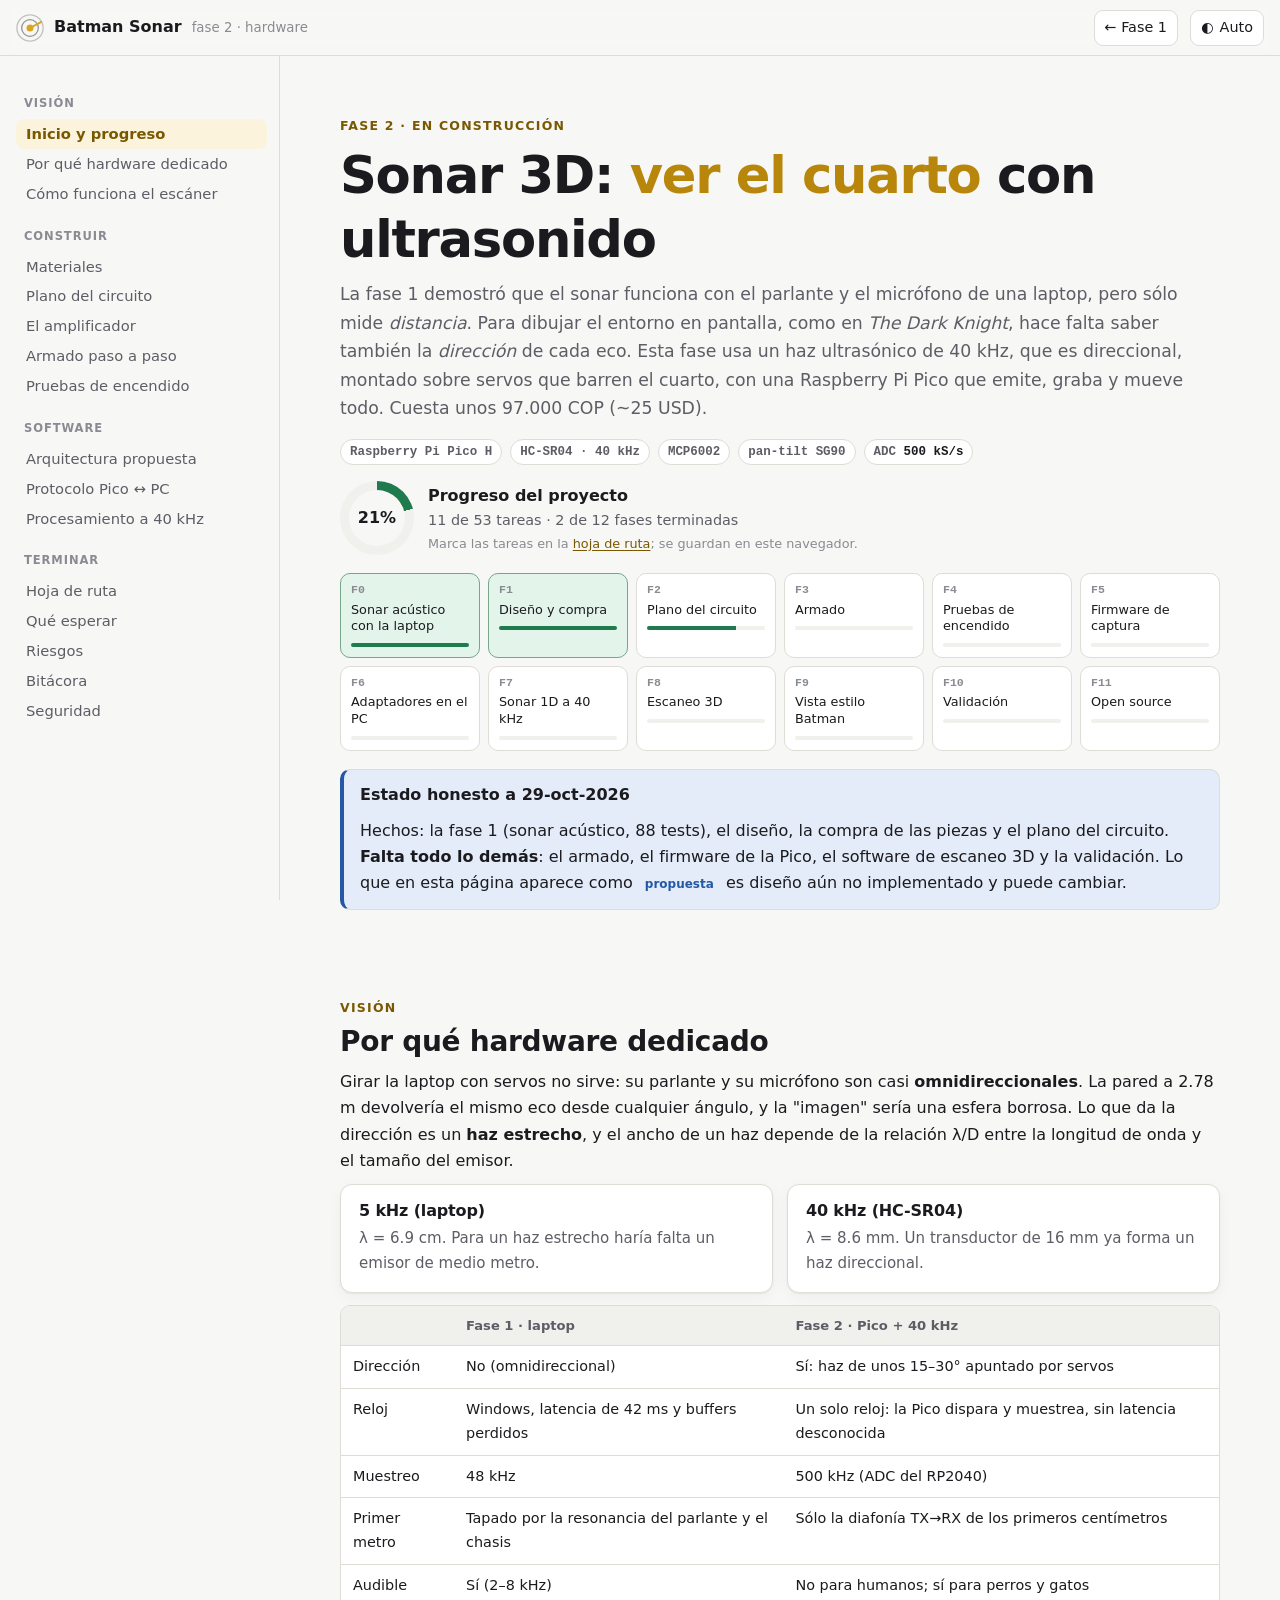
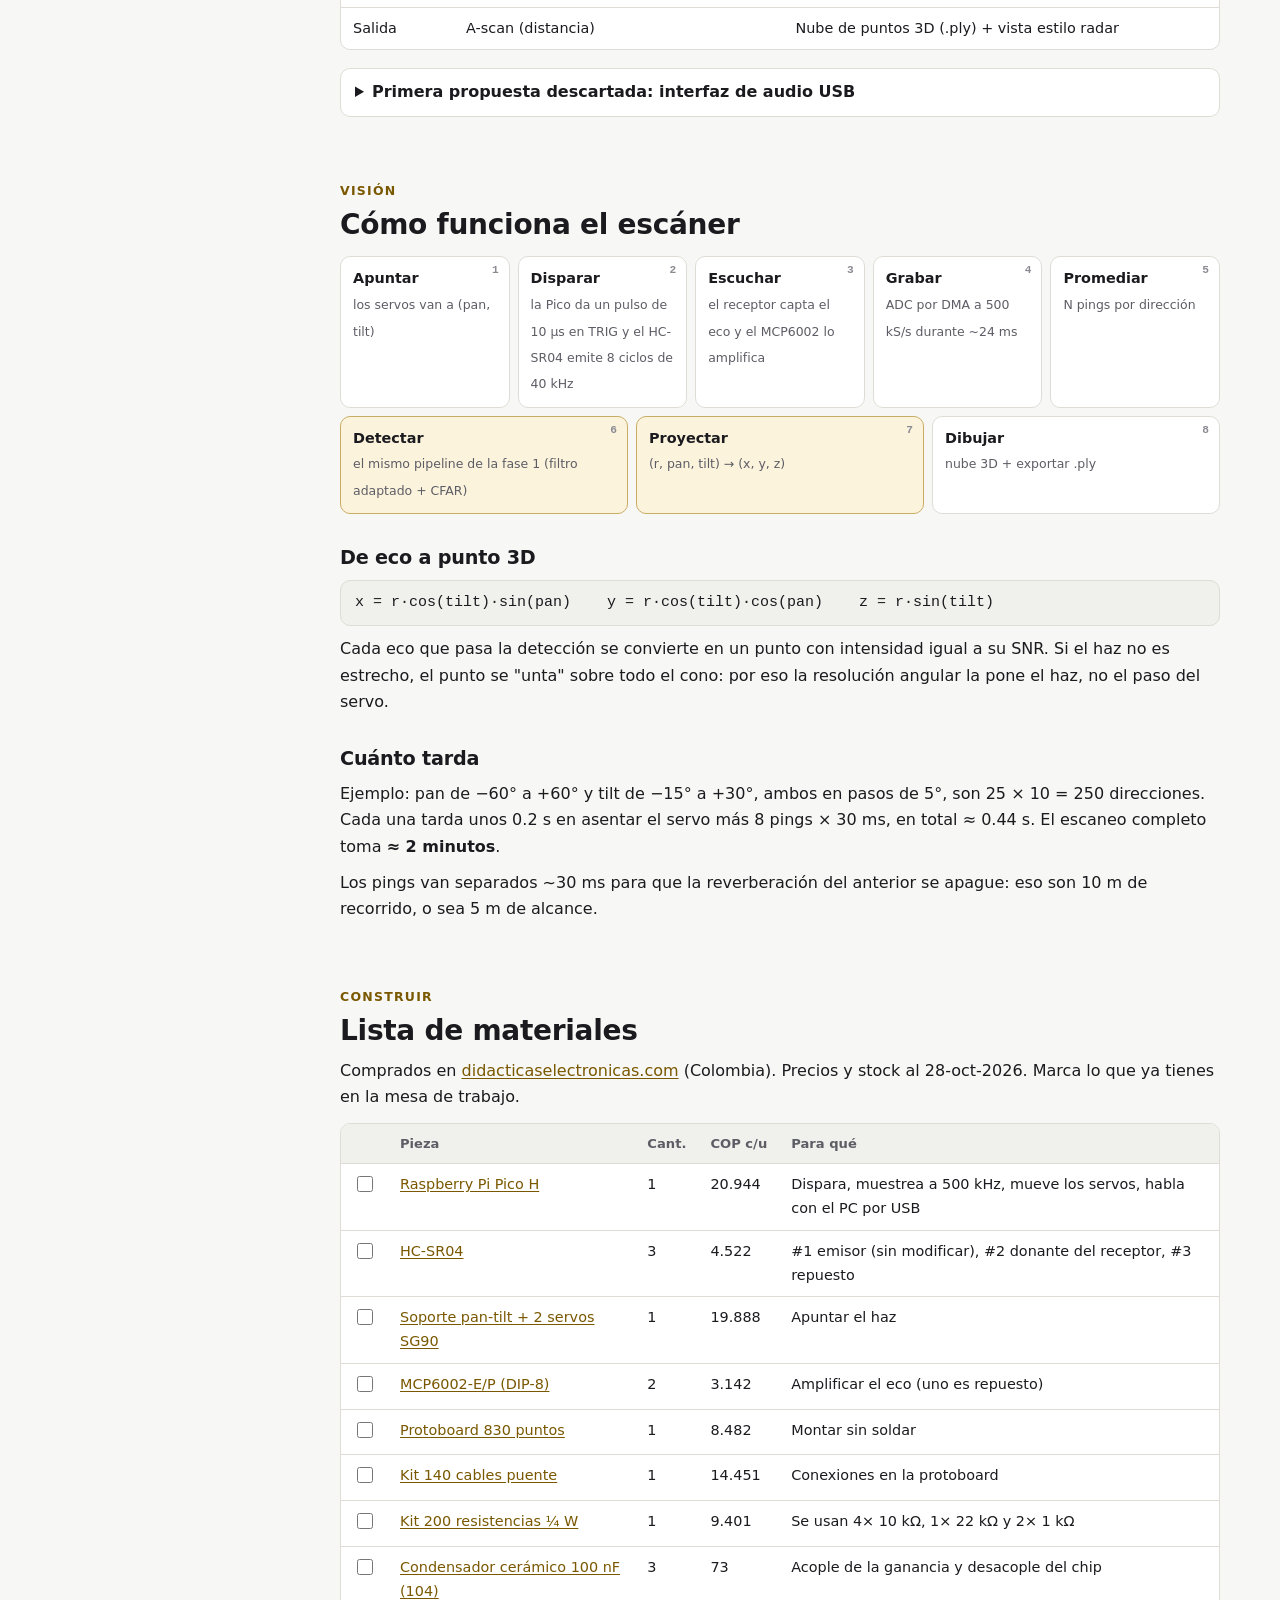
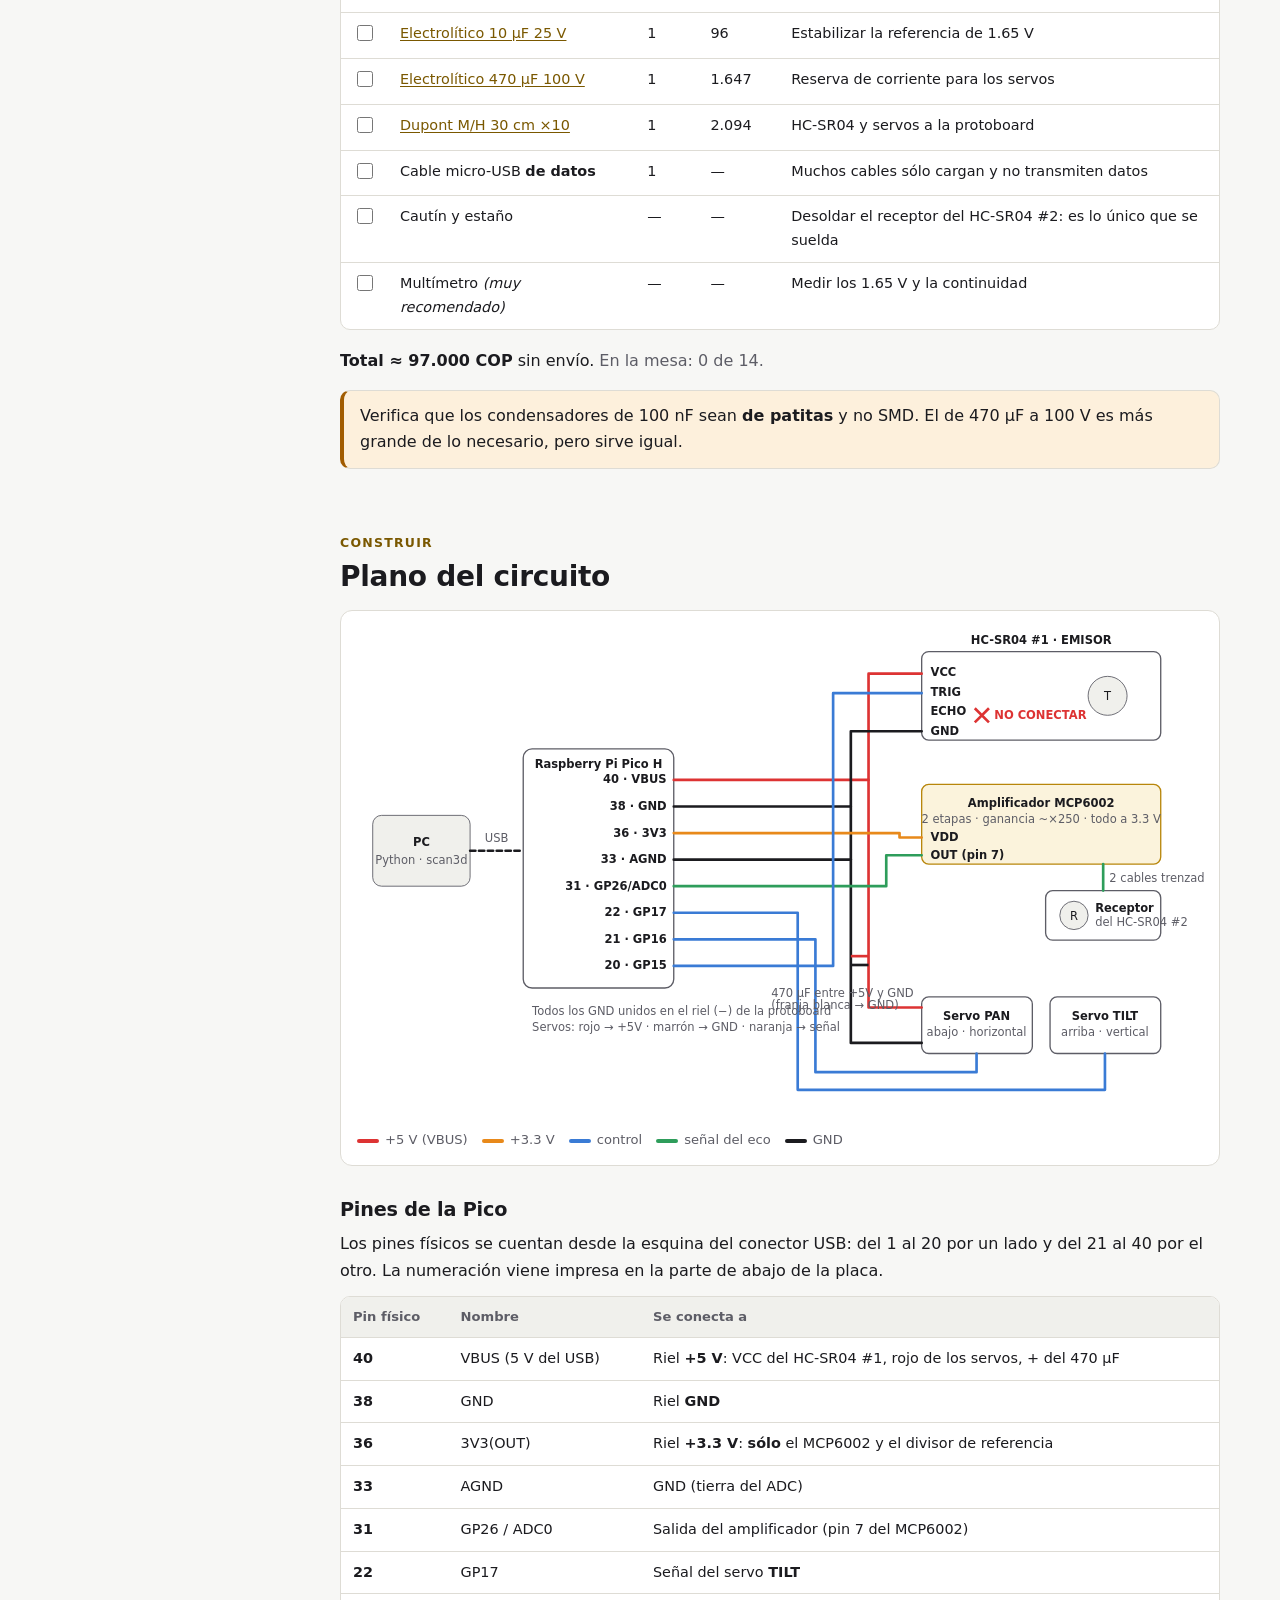
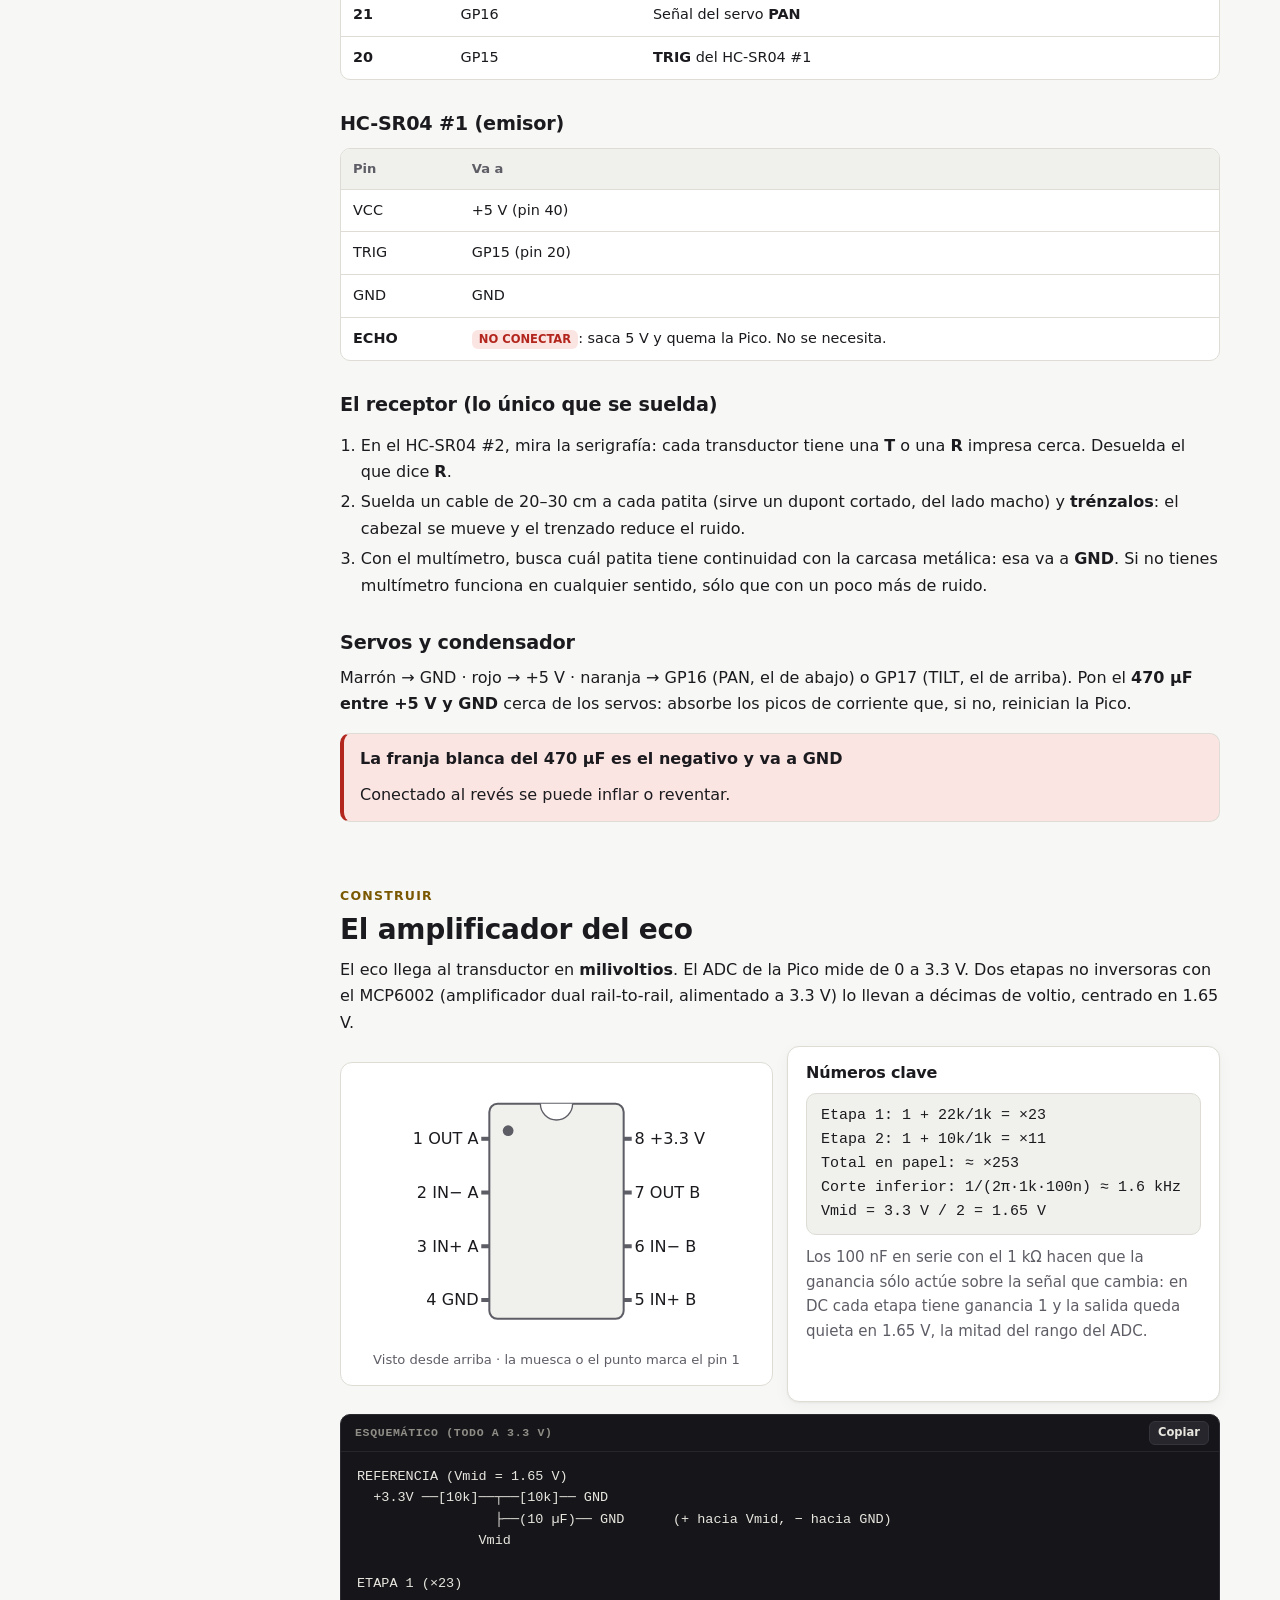
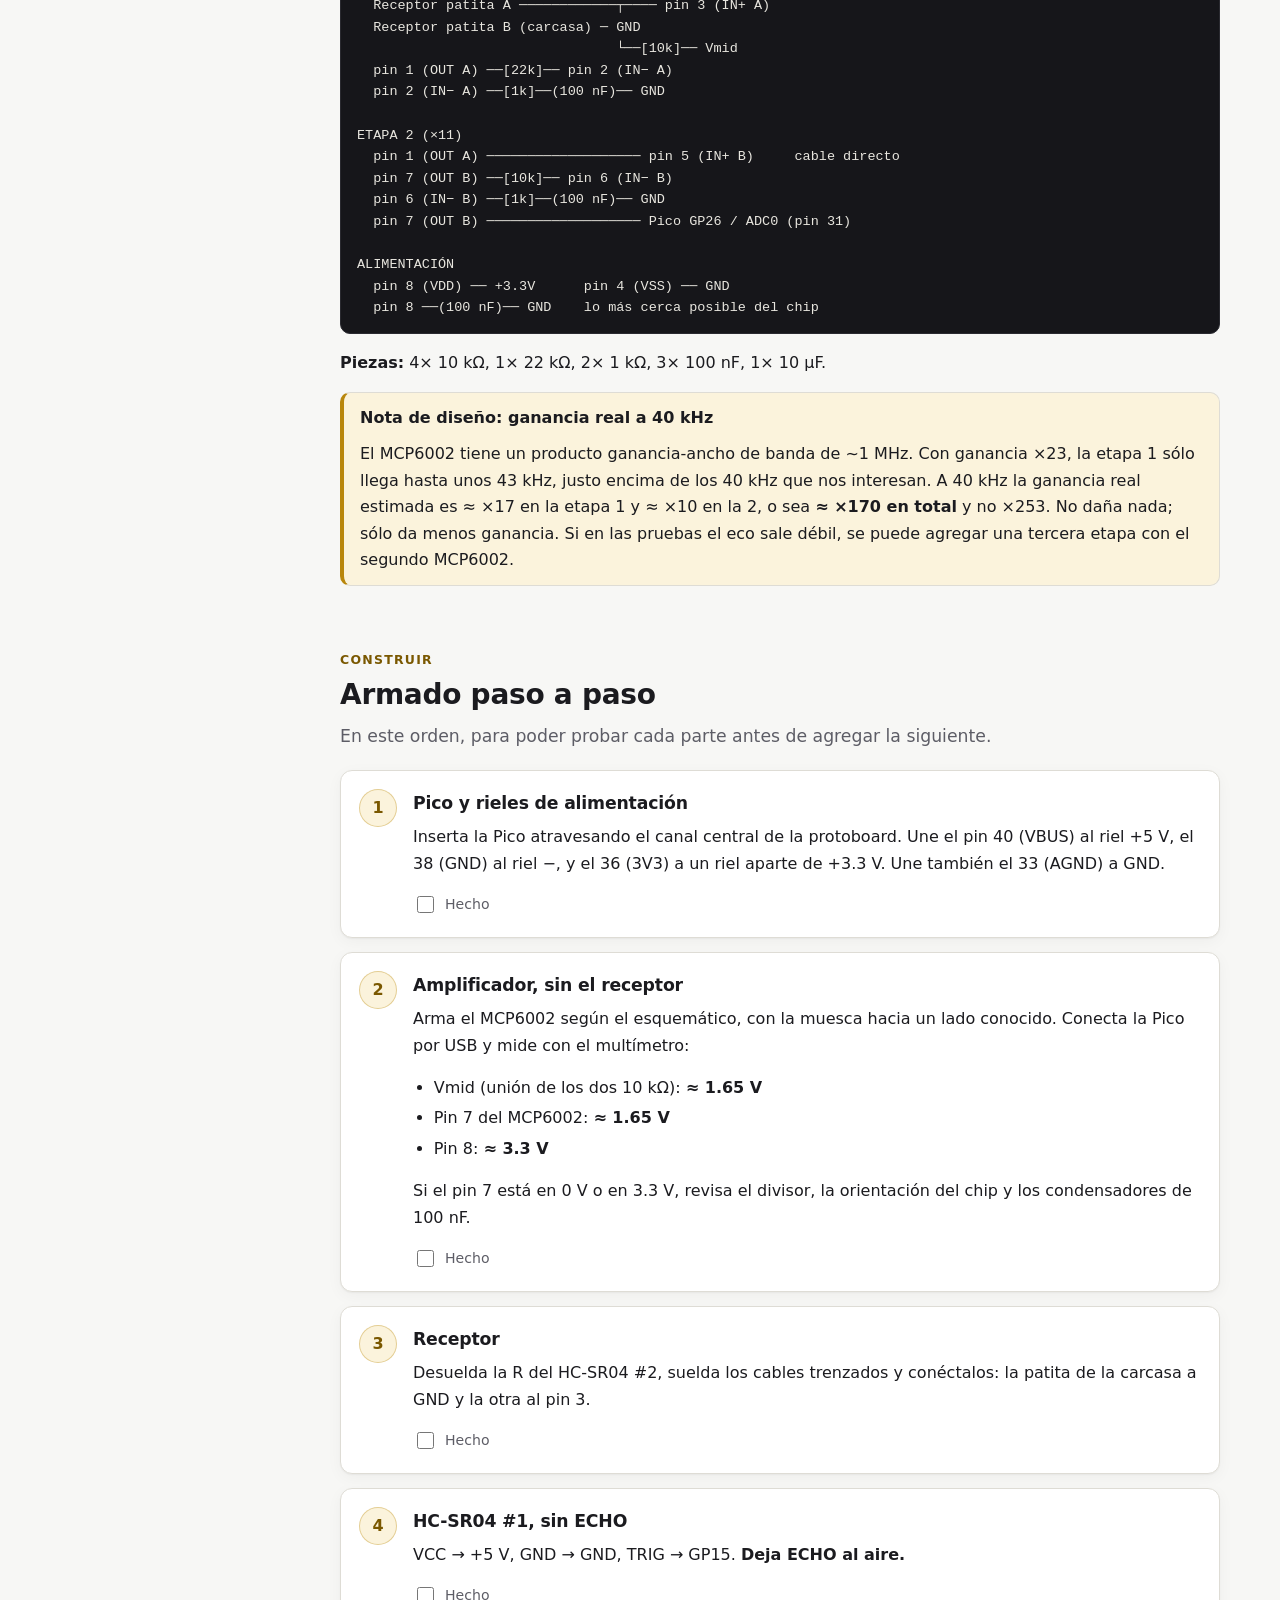
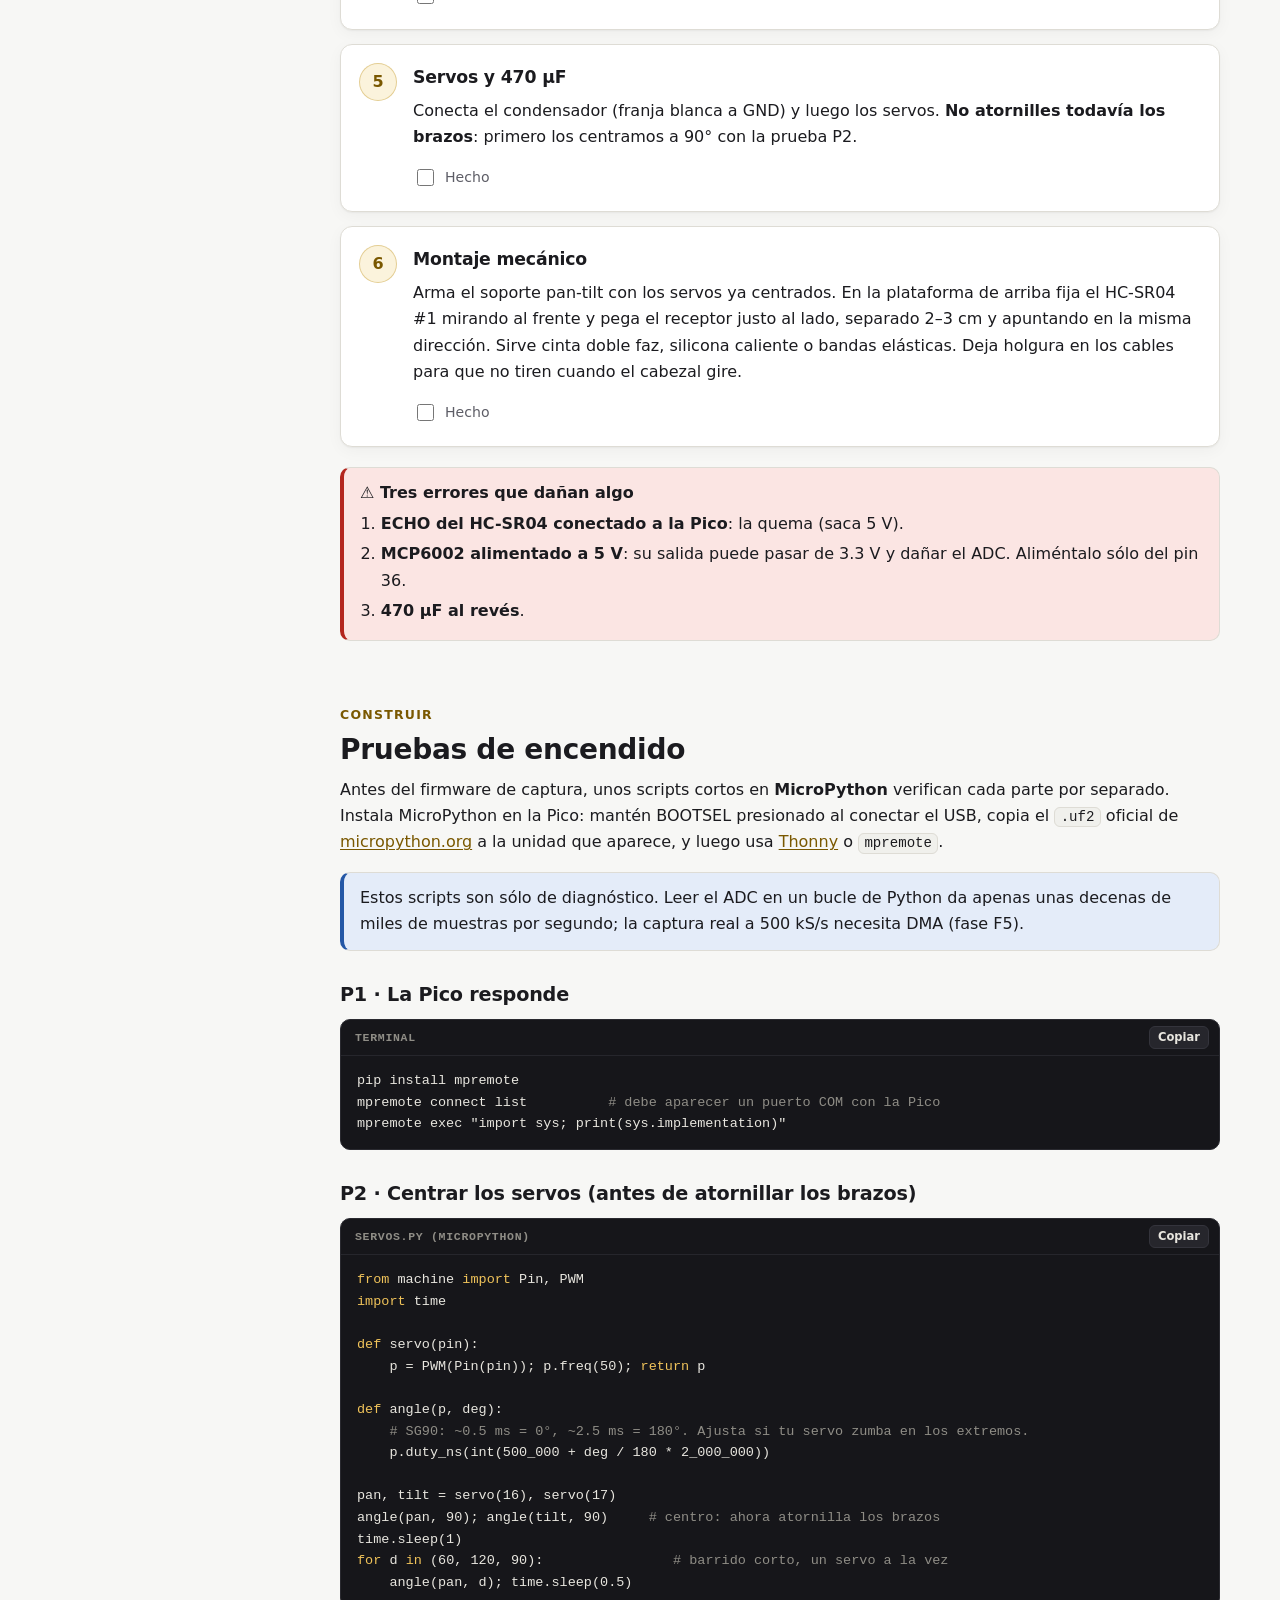
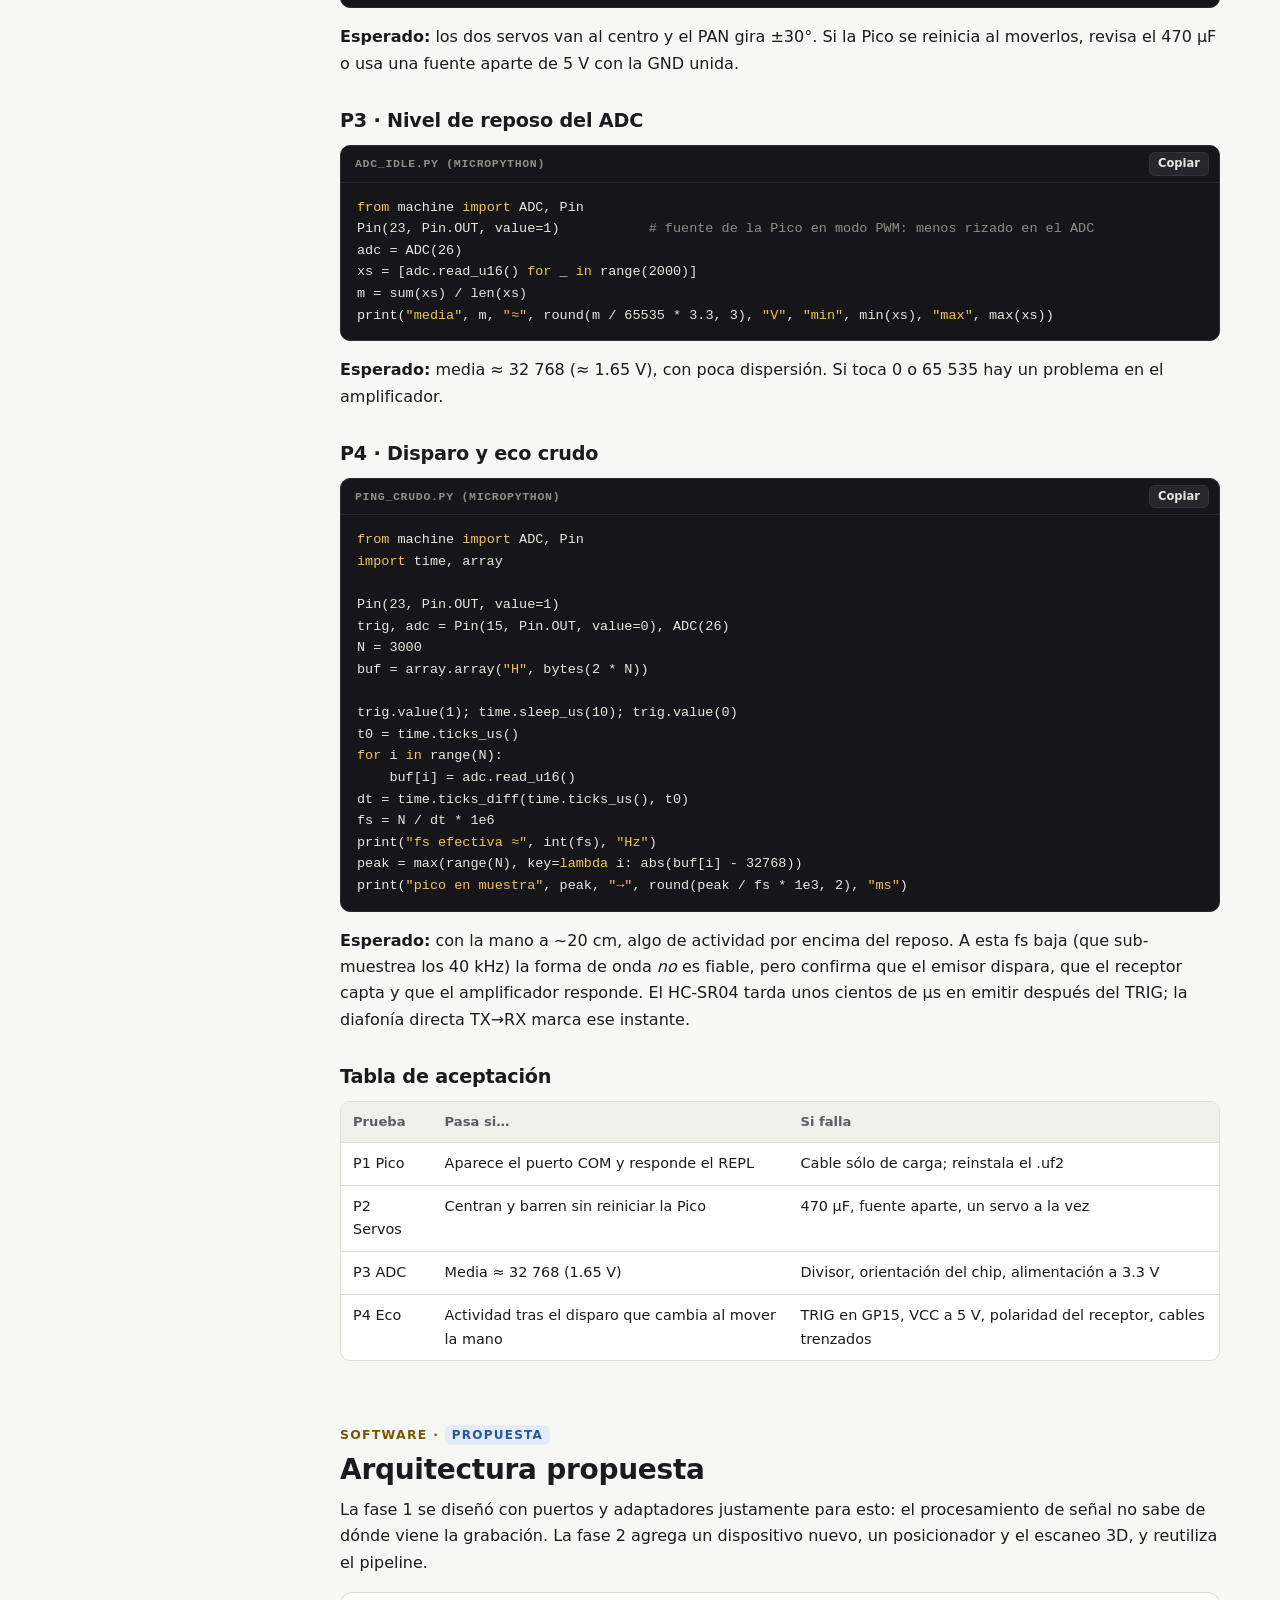
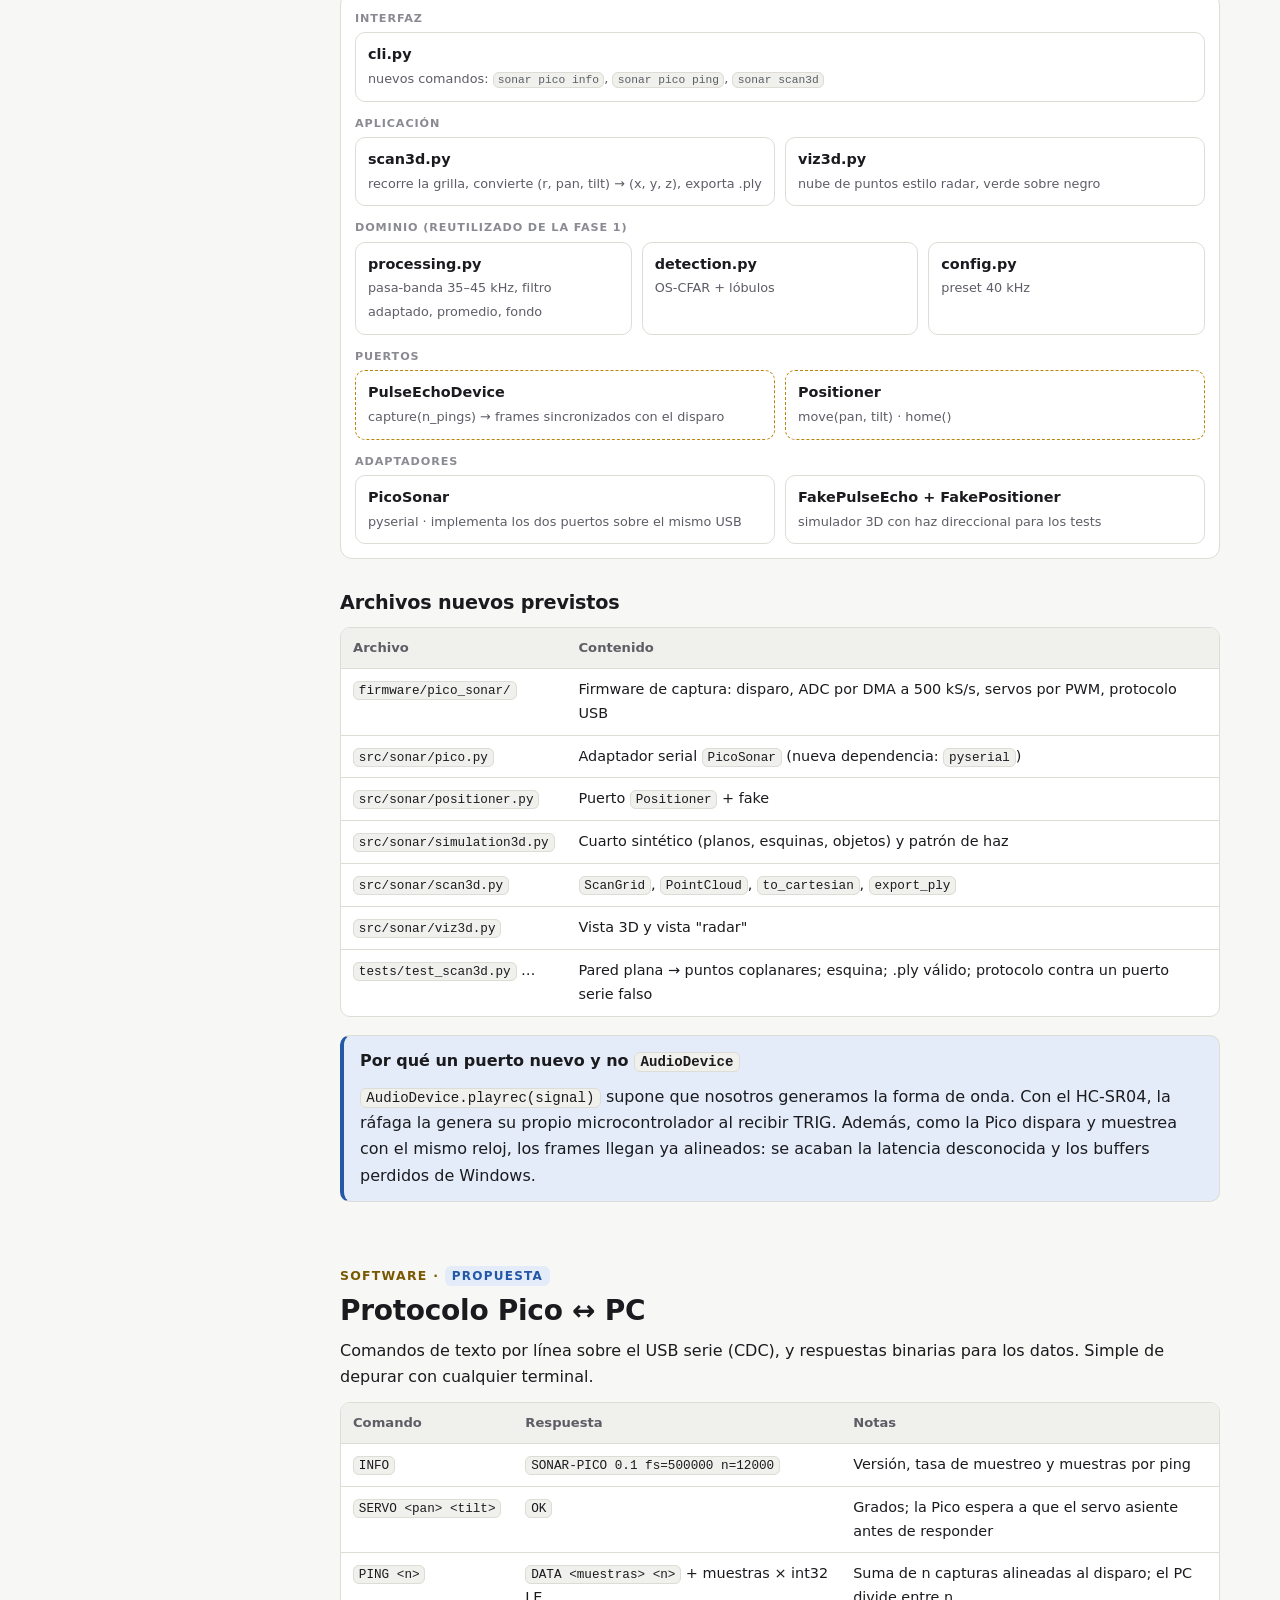
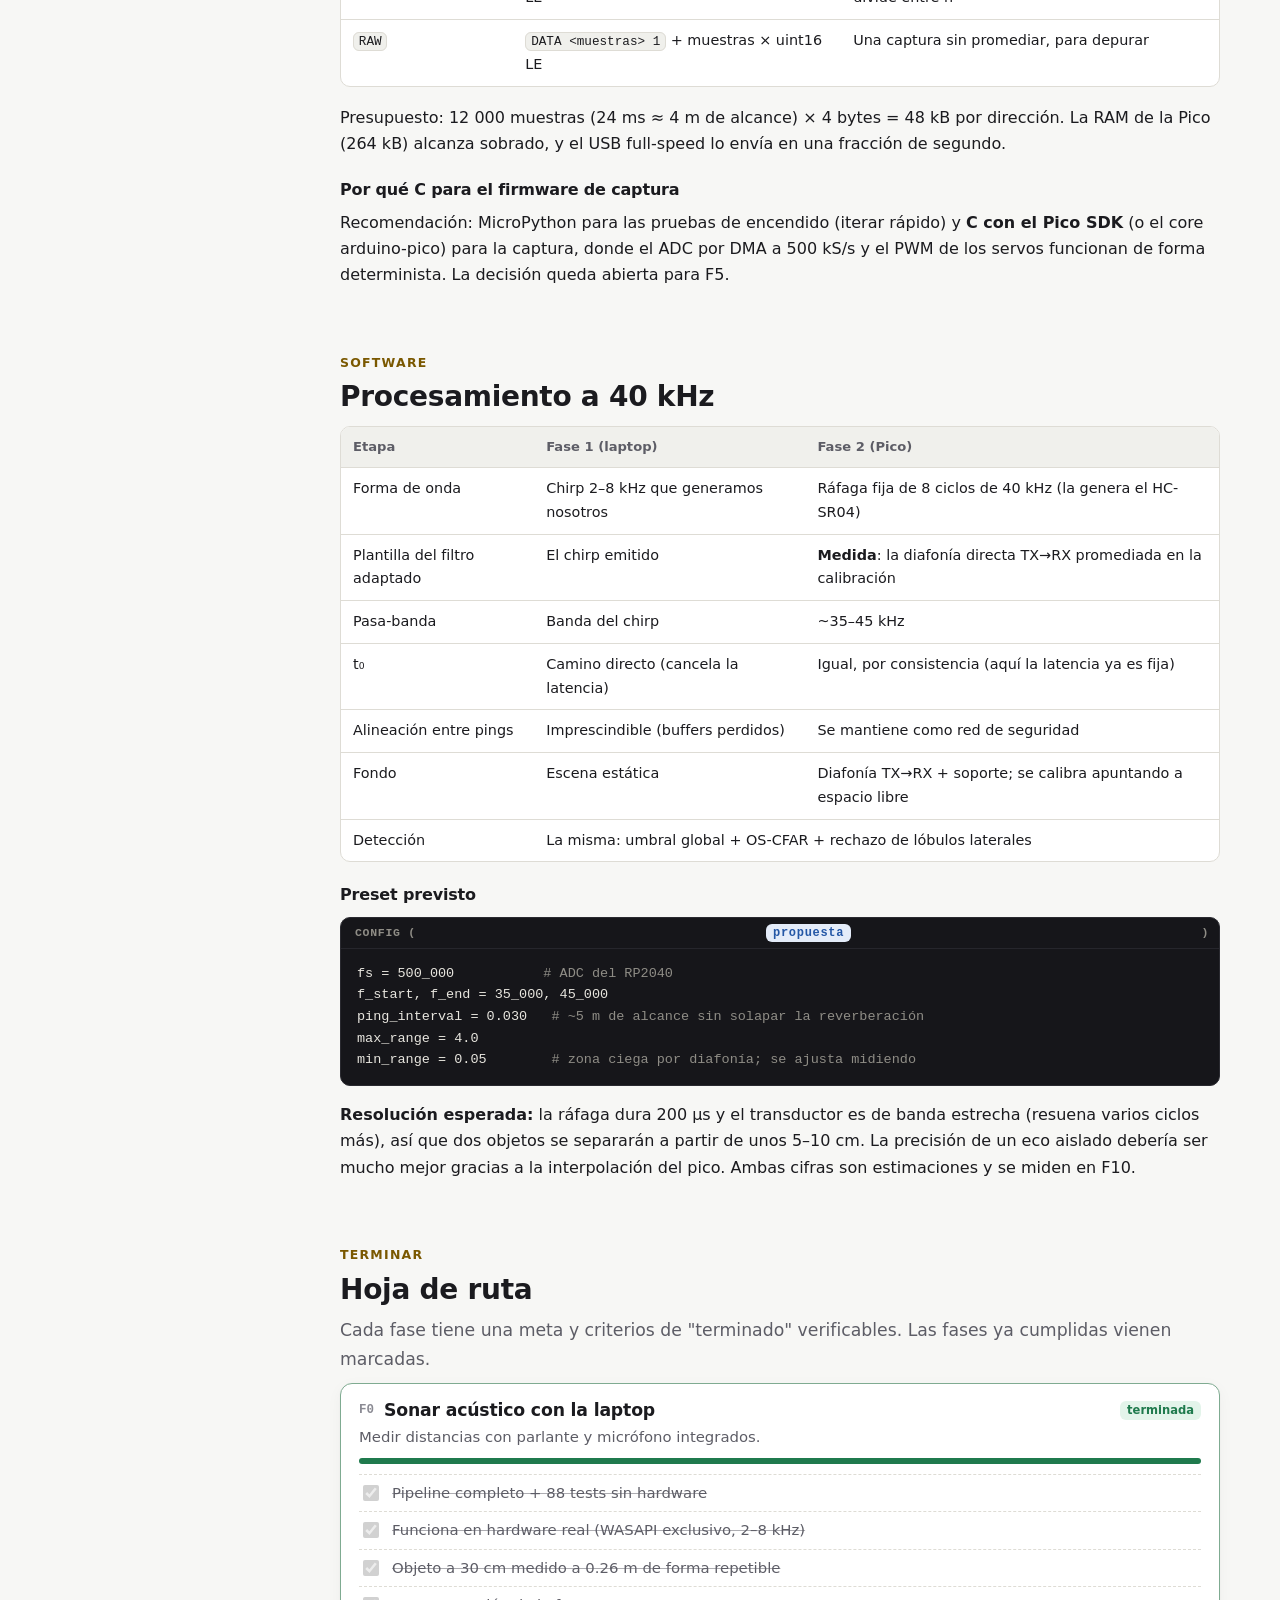
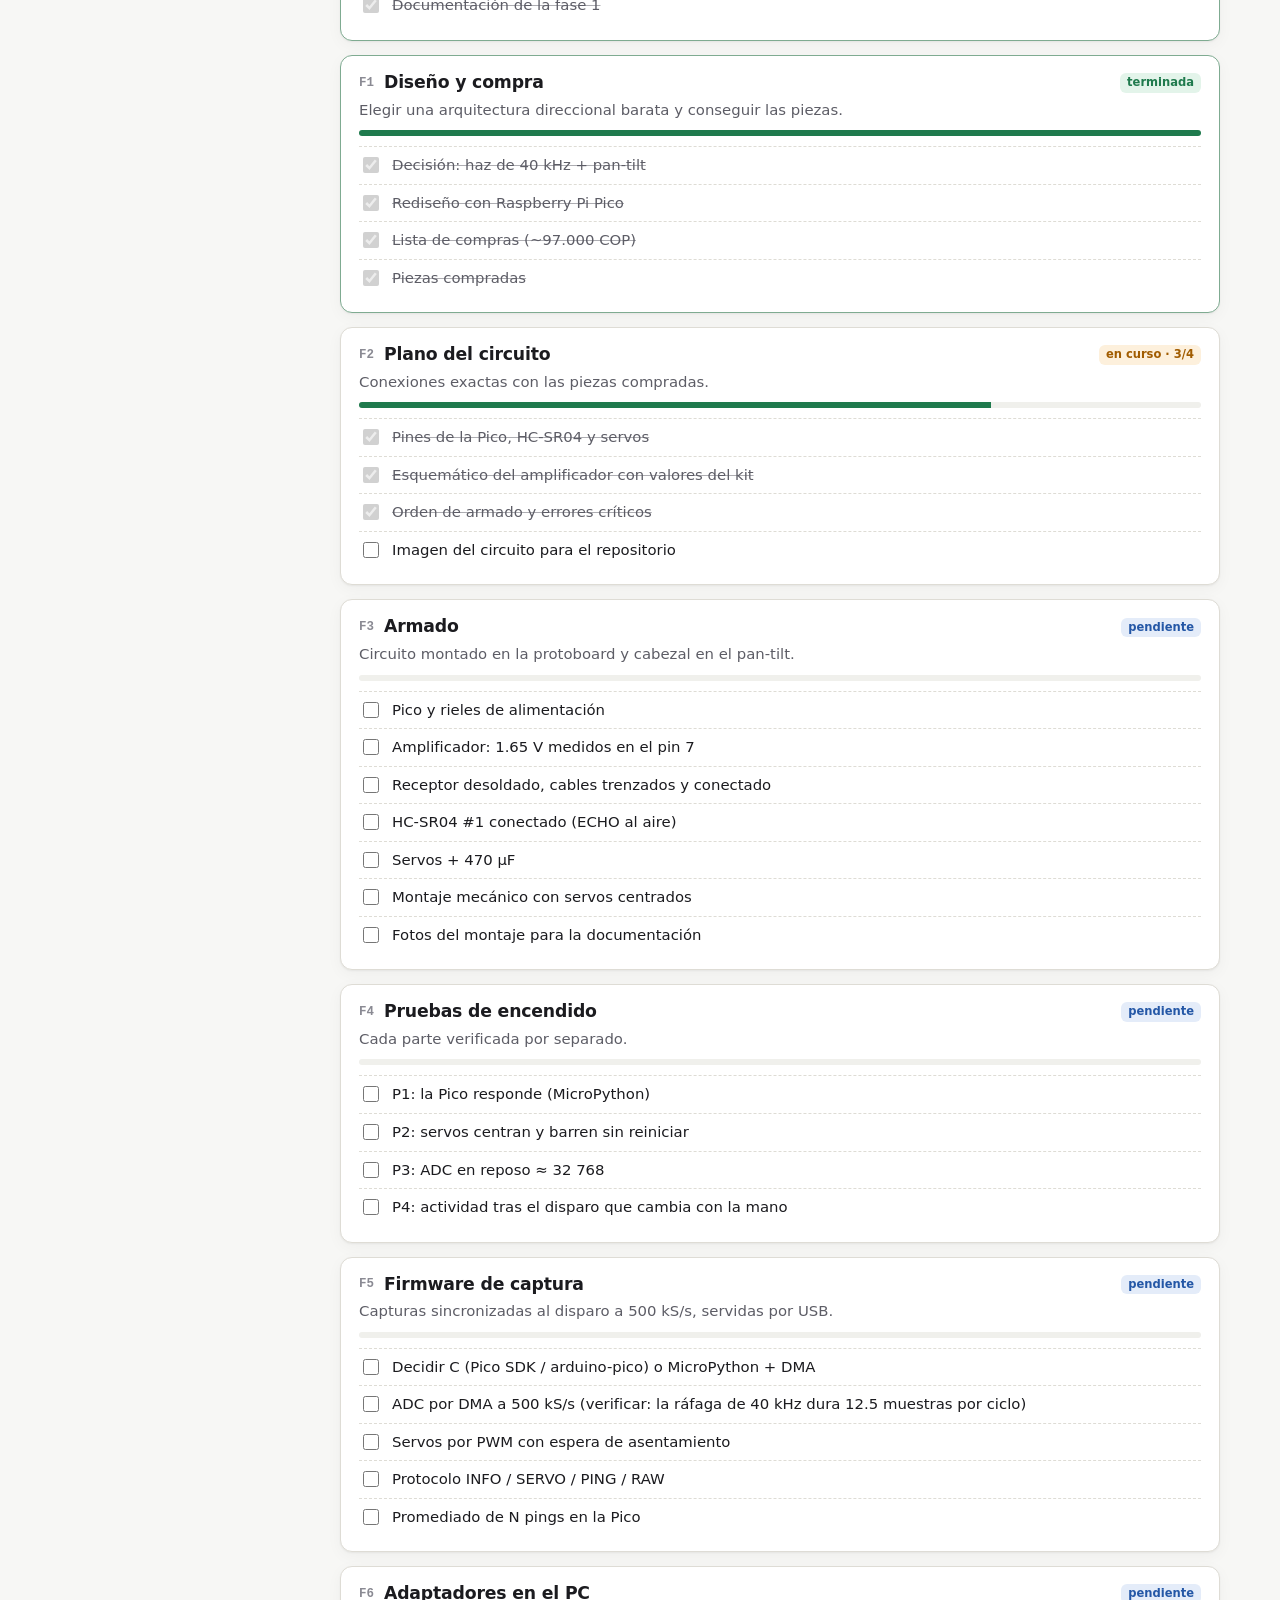
<file: docs/hardware.html>
<!doctype html>
<html lang="es">
<head>
<meta charset="utf-8">
<meta name="viewport" content="width=device-width, initial-scale=1">
<title>Sonar 3D Hardware</title>
<meta name="description" content="Fase 2 del sonar estilo Batman: escáner 3D de 40 kHz con Raspberry Pi Pico, HC-SR04, amplificador MCP6002 y pan-tilt. Plano, armado, pruebas, arquitectura y hoja de ruta con progreso.">
<link rel="stylesheet" href="docs.css">
<style>
.phase{background:var(--surface);border:1px solid var(--border);border-radius:var(--radius);padding:16px 18px;margin-bottom:14px;box-shadow:var(--shadow)}
.phase header{display:flex;flex-wrap:wrap;align-items:center;gap:10px;margin-bottom:4px}
.phase header h3{margin:0;font-size:1.08rem;flex:1;min-width:200px}
.phase .pid{font:700 .78rem/1 var(--mono);color:var(--faint)}
.phase .pbar{height:6px;border-radius:99px;background:var(--surface-2);overflow:hidden;margin:8px 0 10px}
.phase .pbar i{display:block;height:100%;width:0;background:var(--ok);transition:width .3s}
.phase.done{border-color:color-mix(in srgb,var(--ok) 50%,var(--border))}
.phase .goal{color:var(--muted);font-size:.93rem;margin:.2rem 0 .4rem}
.todo{list-style:none;padding:0;margin:6px 0 0}
.todo li{margin:0;padding:6px 0;border-top:1px dashed var(--border);font-size:.93rem}
.todo label{display:flex;gap:10px;align-items:flex-start;cursor:pointer}
.todo input{margin-top:4px;width:16px;height:16px;accent-color:var(--ok);flex:none}
.todo input:disabled{cursor:default}
.todo li.is-done span{color:var(--muted);text-decoration:line-through;text-decoration-color:color-mix(in srgb,var(--muted) 50%,transparent)}
.board{display:grid;grid-template-columns:repeat(6,minmax(0,1fr));gap:8px;margin:18px 0}
.board a{display:block;text-decoration:none;color:var(--text);background:var(--surface);border:1px solid var(--border);border-radius:10px;padding:10px;font-size:.8rem;line-height:1.3}
.board a b{display:block;font:700 .72rem/1 var(--mono);color:var(--faint);margin-bottom:6px}
.board a .m{height:4px;border-radius:99px;background:var(--surface-2);margin-top:8px;overflow:hidden}
.board a .m i{display:block;height:100%;background:var(--ok);width:0}
.board a.done{border-color:color-mix(in srgb,var(--ok) 55%,var(--border));background:var(--ok-soft)}
.overall{display:flex;align-items:center;gap:14px;margin-top:8px}
.overall .ring{--p:0;width:74px;height:74px;border-radius:50%;background:conic-gradient(var(--ok) calc(var(--p)*1%),var(--surface-2) 0);display:grid;place-items:center;flex:none}
.overall .ring span{width:56px;height:56px;border-radius:50%;background:var(--bg);display:grid;place-items:center;font:800 1rem/1 var(--sans)}
.bom td:first-child{width:34px}
.bom input{width:16px;height:16px;accent-color:var(--ok)}
.bom tr.got td{color:var(--muted)}
.wiring text{font-size:13px}
.wiring .pin{font:600 12px var(--mono)}
.legend{display:flex;flex-wrap:wrap;gap:14px;font-size:.82rem;color:var(--muted);margin:8px 2px 0}
.legend i{display:inline-block;width:22px;height:4px;border-radius:2px;vertical-align:middle;margin-right:6px}
.pl{font-size:.75rem;font-weight:700;padding:3px 7px;border-radius:6px;background:var(--info-soft);color:var(--info);white-space:nowrap}
@media (max-width:900px){.board{grid-template-columns:repeat(3,minmax(0,1fr))}}
@media (max-width:520px){.board{grid-template-columns:repeat(2,minmax(0,1fr))}}
</style>
</head>
<body>

<header class="topbar">
  <button class="iconbtn" id="menuBtn" aria-label="Abrir índice">☰</button>
  <a class="brand" href="#inicio">
    <svg viewBox="0 0 32 32" aria-hidden="true"><circle cx="16" cy="16" r="15" fill="none" stroke="currentColor" stroke-opacity=".25" stroke-width="1.5"/><circle cx="16" cy="16" r="9.5" fill="none" stroke="currentColor" stroke-opacity=".45" stroke-width="1.5"/><circle cx="16" cy="16" r="4" fill="#d9a520"/><path d="M16 16 L29 9" stroke="#d9a520" stroke-width="2" stroke-linecap="round"/></svg>
    Batman Sonar <small>fase 2 · hardware</small>
  </a>
  <span class="spacer"></span>
  <a class="iconbtn" href="index.html" style="text-decoration:none">← Fase 1</a>
  <button class="iconbtn" id="themeBtn" aria-label="Cambiar tema">◐ <span id="themeLbl">Tema</span></button>
  <div class="progress" id="readProgress"></div>
</header>

<div class="layout">
<nav class="sidebar" id="sidebar" aria-label="Índice">
  <div class="group">Visión</div>
  <a href="#inicio">Inicio y progreso</a>
  <a href="#porque">Por qué hardware dedicado</a>
  <a href="#funciona">Cómo funciona el escáner</a>
  <div class="group">Construir</div>
  <a href="#materiales">Materiales</a>
  <a href="#plano">Plano del circuito</a>
  <a href="#amplificador">El amplificador</a>
  <a href="#armado">Armado paso a paso</a>
  <a href="#pruebas">Pruebas de encendido</a>
  <div class="group">Software</div>
  <a href="#arquitectura">Arquitectura propuesta</a>
  <a href="#protocolo">Protocolo Pico ↔ PC</a>
  <a href="#procesamiento">Procesamiento a 40 kHz</a>
  <div class="group">Terminar</div>
  <a href="#roadmap">Hoja de ruta</a>
  <a href="#esperar">Qué esperar</a>
  <a href="#riesgos">Riesgos</a>
  <a href="#bitacora">Bitácora</a>
  <a href="#seguridad">Seguridad</a>
</nav>

<main>
<div class="content">

<!-- ============================================================ INICIO -->
<section id="inicio" class="hero">
  <div class="eyebrow">Fase 2 · En construcción</div>
  <h1>Sonar 3D: <span>ver el cuarto</span> con ultrasonido</h1>
  <p class="lead">La fase 1 demostró que el sonar funciona con el parlante y el micrófono de una laptop, pero sólo mide
  <em>distancia</em>. Para dibujar el entorno en pantalla, como en <em>The Dark Knight</em>, hace falta saber también la
  <em>dirección</em> de cada eco. Esta fase usa un haz ultrasónico de 40 kHz, que es direccional, montado sobre servos que
  barren el cuarto, con una Raspberry Pi Pico que emite, graba y mueve todo. Cuesta unos 97.000 COP (~25 USD).</p>
  <div class="badges">
    <span class="badge">Raspberry Pi Pico H</span>
    <span class="badge">HC-SR04 · 40 kHz</span>
    <span class="badge">MCP6002</span>
    <span class="badge">pan-tilt SG90</span>
    <span class="badge">ADC <b>500 kS/s</b></span>
  </div>

  <div class="overall">
    <div class="ring" id="ring"><span id="ringTxt">0%</span></div>
    <div>
      <div style="font-weight:700">Progreso del proyecto</div>
      <div style="color:var(--muted);font-size:.9rem" id="overallTxt">—</div>
      <div style="color:var(--faint);font-size:.8rem">Marca las tareas en la <a href="#roadmap">hoja de ruta</a>; se guardan en este navegador.</div>
    </div>
  </div>
  <div class="board" id="board"></div>

  <div class="callout">
    <b class="t">Estado honesto a 29-oct-2026</b>
    <p>Hechos: la fase 1 (sonar acústico, 88 tests), el diseño, la compra de las piezas y el plano del circuito. <strong>Falta todo
    lo demás</strong>: el armado, el firmware de la Pico, el software de escaneo 3D y la validación. Lo que en esta página aparece
    como <span class="pl">propuesta</span> es diseño aún no implementado y puede cambiar.</p>
  </div>
</section>

<!-- ============================================================ POR QUÉ -->
<section id="porque">
  <div class="eyebrow">Visión</div>
  <h2>Por qué hardware dedicado</h2>
  <p>Girar la laptop con servos no sirve: su parlante y su micrófono son casi <strong>omnidireccionales</strong>. La pared a
  2.78 m devolvería el mismo eco desde cualquier ángulo, y la "imagen" sería una esfera borrosa. Lo que da la dirección es un
  <strong>haz estrecho</strong>, y el ancho de un haz depende de la relación λ/D entre la longitud de onda y el tamaño del emisor.</p>
  <div class="grid g2">
    <div class="card"><h4>5 kHz (laptop)</h4><p>λ = 6.9 cm. Para un haz estrecho haría falta un emisor de medio metro.</p></div>
    <div class="card"><h4>40 kHz (HC-SR04)</h4><p>λ = 8.6 mm. Un transductor de 16 mm ya forma un haz direccional.</p></div>
  </div>
  <div class="tablewrap"><table>
    <tr><th></th><th>Fase 1 · laptop</th><th>Fase 2 · Pico + 40 kHz</th></tr>
    <tr><td>Dirección</td><td>No (omnidireccional)</td><td>Sí: haz de unos 15–30° apuntado por servos</td></tr>
    <tr><td>Reloj</td><td>Windows, latencia de 42 ms y buffers perdidos</td><td>Un solo reloj: la Pico dispara y muestrea, sin latencia desconocida</td></tr>
    <tr><td>Muestreo</td><td>48 kHz</td><td>500 kHz (ADC del RP2040)</td></tr>
    <tr><td>Primer metro</td><td>Tapado por la resonancia del parlante y el chasis</td><td>Sólo la diafonía TX→RX de los primeros centímetros</td></tr>
    <tr><td>Audible</td><td>Sí (2–8 kHz)</td><td>No para humanos; sí para perros y gatos</td></tr>
    <tr><td>Salida</td><td>A-scan (distancia)</td><td>Nube de puntos 3D (.ply) + vista estilo radar</td></tr>
  </table></div>
  <details><summary>Primera propuesta descartada: interfaz de audio USB</summary>
    <p>El primer diseño (28-oct) usaba una interfaz Behringer UMC202HD de 192 kHz con un par de transductores TCT40-16T/R. La tienda
    local no vendía interfaces de audio, y los transductores sueltos estaban agotados. El rediseño con la Pico sale más barato
    (~25 USD en vez de 100–170) y una sola placa emite, graba y mueve los servos.</p></details>
</section>

<!-- ============================================================ FUNCIONA -->
<section id="funciona">
  <div class="eyebrow">Visión</div>
  <h2>Cómo funciona el escáner</h2>
  <div class="flow">
    <div class="n"><i>1</i><b>Apuntar</b><span>los servos van a (pan, tilt)</span></div>
    <div class="n"><i>2</i><b>Disparar</b><span>la Pico da un pulso de 10 µs en TRIG y el HC-SR04 emite 8 ciclos de 40 kHz</span></div>
    <div class="n"><i>3</i><b>Escuchar</b><span>el receptor capta el eco y el MCP6002 lo amplifica</span></div>
    <div class="n"><i>4</i><b>Grabar</b><span>ADC por DMA a 500 kS/s durante ~24 ms</span></div>
    <div class="n"><i>5</i><b>Promediar</b><span>N pings por dirección</span></div>
    <div class="n hl"><i>6</i><b>Detectar</b><span>el mismo pipeline de la fase 1 (filtro adaptado + CFAR)</span></div>
    <div class="n hl"><i>7</i><b>Proyectar</b><span>(r, pan, tilt) → (x, y, z)</span></div>
    <div class="n"><i>8</i><b>Dibujar</b><span>nube 3D + exportar .ply</span></div>
  </div>
  <h3>De eco a punto 3D</h3>
  <div class="formula">x = r·cos(tilt)·sin(pan) &nbsp;&nbsp; y = r·cos(tilt)·cos(pan) &nbsp;&nbsp; z = r·sin(tilt)</div>
  <p>Cada eco que pasa la detección se convierte en un punto con intensidad igual a su SNR. Si el haz no es estrecho, el punto se
  "unta" sobre todo el cono: por eso la resolución angular la pone el haz, no el paso del servo.</p>
  <h3>Cuánto tarda</h3>
  <p>Ejemplo: pan de −60° a +60° y tilt de −15° a +30°, ambos en pasos de 5°, son 25 × 10 = 250 direcciones. Cada una tarda unos
  0.2 s en asentar el servo más 8 pings × 30 ms, en total ≈ 0.44 s. El escaneo completo toma <strong>≈ 2 minutos</strong>.</p>
  <p>Los pings van separados ~30 ms para que la reverberación del anterior se apague: eso son 10 m de recorrido, o sea 5 m de alcance.</p>
</section>

<!-- ============================================================ MATERIALES -->
<section id="materiales">
  <div class="eyebrow">Construir</div>
  <h2>Lista de materiales</h2>
  <p>Comprados en <a href="https://www.didacticaselectronicas.com">didacticaselectronicas.com</a> (Colombia). Precios y stock al
  28-oct-2026. Marca lo que ya tienes en la mesa de trabajo.</p>
  <div class="tablewrap"><table class="bom" id="bom">
    <tr><th></th><th>Pieza</th><th>Cant.</th><th>COP c/u</th><th>Para qué</th></tr>
    <tr><td><input type="checkbox" data-bom="pico"></td><td><a href="https://www.didacticaselectronicas.com/shop/rpi-pico-h-raspberry-pi-pico-h-21164">Raspberry Pi Pico H</a></td><td>1</td><td>20.944</td><td>Dispara, muestrea a 500 kHz, mueve los servos, habla con el PC por USB</td></tr>
    <tr><td><input type="checkbox" data-bom="hc"></td><td><a href="https://www.didacticaselectronicas.com/shop/hc-sr04-sensor-de-distancia-ultrasonico-2-450cm-2264">HC-SR04</a></td><td>3</td><td>4.522</td><td>#1 emisor (sin modificar), #2 donante del receptor, #3 repuesto</td></tr>
    <tr><td><input type="checkbox" data-bom="ptz"></td><td><a href="https://www.didacticaselectronicas.com/shop/ptz-pan-tilt-sg90-soporte-ptz-pan-tilt-con-servos-sg90-48812">Soporte pan-tilt + 2 servos SG90</a></td><td>1</td><td>19.888</td><td>Apuntar el haz</td></tr>
    <tr><td><input type="checkbox" data-bom="mcp"></td><td><a href="https://www.didacticaselectronicas.com/shop/mcp6002-e-p-amplificador-operacional-dual-mcp6002-e-p-original-microchip-1955">MCP6002-E/P (DIP-8)</a></td><td>2</td><td>3.142</td><td>Amplificar el eco (uno es repuesto)</td></tr>
    <tr><td><input type="checkbox" data-bom="proto"></td><td><a href="https://www.didacticaselectronicas.com/shop/proto102cl-protoboard-transparente-830-puntos-de-insercion-9942">Protoboard 830 puntos</a></td><td>1</td><td>8.482</td><td>Montar sin soldar</td></tr>
    <tr><td><input type="checkbox" data-bom="jump"></td><td><a href="https://www.didacticaselectronicas.com/shop/bbj-140-kit-de-cables-de-puente-preformados-de-140-piezas-awg22-15486">Kit 140 cables puente</a></td><td>1</td><td>14.451</td><td>Conexiones en la protoboard</td></tr>
    <tr><td><input type="checkbox" data-bom="res"></td><td><a href="https://www.didacticaselectronicas.com/shop/kit-rt-1-4-kit-de-200-resistencias-surtidas-1-4w-9992">Kit 200 resistencias ¼ W</a></td><td>1</td><td>9.401</td><td>Se usan 4× 10 kΩ, 1× 22 kΩ y 2× 1 kΩ</td></tr>
    <tr><td><input type="checkbox" data-bom="c100n"></td><td><a href="https://www.didacticaselectronicas.com/shop/cc0-1uf50v-capacitor-ceramico-0-1uf-50v-104-10717">Condensador cerámico 100 nF (104)</a></td><td>3</td><td>73</td><td>Acople de la ganancia y desacople del chip</td></tr>
    <tr><td><input type="checkbox" data-bom="c10u"></td><td><a href="https://www.didacticaselectronicas.com/shop/ce10uf25v-capacitor-electrolitico-aluminio-10uf-25v-9524">Electrolítico 10 µF 25 V</a></td><td>1</td><td>96</td><td>Estabilizar la referencia de 1.65 V</td></tr>
    <tr><td><input type="checkbox" data-bom="c470u"></td><td><a href="https://www.didacticaselectronicas.com/shop/ce470uf100v-capacitor-electrolitico-470uf-100v-35317">Electrolítico 470 µF 100 V</a></td><td>1</td><td>1.647</td><td>Reserva de corriente para los servos</td></tr>
    <tr><td><input type="checkbox" data-bom="dupont"></td><td><a href="https://www.didacticaselectronicas.com/shop/easy-cab-10-mh-30-cable-conexion-facil-dupont-m-h-30cm-10-unidades-colores-diferentes-43007">Dupont M/H 30 cm ×10</a></td><td>1</td><td>2.094</td><td>HC-SR04 y servos a la protoboard</td></tr>
    <tr><td><input type="checkbox" data-bom="usb"></td><td>Cable micro-USB <strong>de datos</strong></td><td>1</td><td>—</td><td>Muchos cables sólo cargan y no transmiten datos</td></tr>
    <tr><td><input type="checkbox" data-bom="iron"></td><td>Cautín y estaño</td><td>—</td><td>—</td><td>Desoldar el receptor del HC-SR04 #2: es lo único que se suelda</td></tr>
    <tr><td><input type="checkbox" data-bom="dmm"></td><td>Multímetro <em>(muy recomendado)</em></td><td>—</td><td>—</td><td>Medir los 1.65 V y la continuidad</td></tr>
  </table></div>
  <p><strong>Total ≈ 97.000 COP</strong> sin envío. <span id="bomTxt" style="color:var(--muted)"></span></p>
  <div class="callout warn"><p>Verifica que los condensadores de 100 nF sean <strong>de patitas</strong> y no SMD. El de 470 µF
  a 100 V es más grande de lo necesario, pero sirve igual.</p></div>
</section>

<!-- ============================================================ PLANO -->
<section id="plano">
  <div class="eyebrow">Construir</div>
  <h2>Plano del circuito</h2>
  <div class="diagram wiring">
    <svg viewBox="0 0 960 560" role="img" aria-label="Diagrama de conexiones: PC, Pico, HC-SR04 emisor, amplificador MCP6002, receptor, servos y condensador">
      <defs>
        <style>.w{fill:none;stroke-width:3;stroke-linecap:round;stroke-linejoin:round}.r{stroke:#d33}.o{stroke:#e8891a}.b{stroke:#3a7bd5}.g{stroke:#2e9d5b}.k{stroke:var(--text)}</style>
      </defs>
      <!-- PC -->
      <rect x="20" y="215" width="110" height="80" rx="10" fill="var(--surface-2)" stroke="var(--muted)"/>
      <text x="75" y="250" text-anchor="middle" font-weight="700">PC</text>
      <text x="75" y="270" text-anchor="middle" class="muted" font-size="11">Python · scan3d</text>
      <path d="M130 255 H190" class="w k" stroke-dasharray="6 4"/>
      <text x="160" y="245" text-anchor="middle" class="muted" font-size="11">USB</text>
      <!-- Pico -->
      <rect x="190" y="140" width="170" height="270" rx="10" fill="var(--surface)" stroke="var(--muted)" stroke-width="1.5"/>
      <text x="275" y="162" text-anchor="middle" font-weight="700">Raspberry Pi Pico H</text>
      <g class="pin" text-anchor="end">
        <text x="352" y="179">40 · VBUS</text>
        <text x="352" y="209">38 · GND</text>
        <text x="352" y="239">36 · 3V3</text>
        <text x="352" y="269">33 · AGND</text>
        <text x="352" y="299">31 · GP26/ADC0</text>
        <text x="352" y="329">22 · GP17</text>
        <text x="352" y="359">21 · GP16</text>
        <text x="352" y="389">20 · GP15</text>
      </g>
      <!-- HC-SR04 #1 -->
      <rect x="640" y="30" width="270" height="100" rx="8" fill="var(--surface)" stroke="var(--muted)" stroke-width="1.5"/>
      <text x="775" y="22" text-anchor="middle" font-weight="700">HC-SR04 #1 · EMISOR</text>
      <circle cx="850" cy="80" r="22" fill="var(--surface-2)" stroke="var(--muted)"/><text x="850" y="85" text-anchor="middle" font-size="12">T</text>
      <g class="pin"><text x="650" y="58">VCC</text><text x="650" y="80">TRIG</text><text x="650" y="102">ECHO</text><text x="650" y="124">GND</text></g>
      <path d="M700 94 l16 16 M716 94 l-16 16" stroke="#d33" stroke-width="3"/>
      <text x="722" y="106" font-size="11" style="fill:#d33" font-weight="700">NO CONECTAR</text>
      <!-- Amp -->
      <rect x="640" y="180" width="270" height="90" rx="8" fill="var(--accent-soft)" stroke="var(--accent)" stroke-width="1.5"/>
      <text x="775" y="205" text-anchor="middle" font-weight="700">Amplificador MCP6002</text>
      <text x="775" y="224" text-anchor="middle" class="muted" font-size="12">2 etapas · ganancia ~×250 · todo a 3.3 V</text>
      <g class="pin"><text x="650" y="244">VDD</text><text x="650" y="264">OUT (pin 7)</text></g>
      <!-- RX -->
      <rect x="780" y="300" width="130" height="56" rx="8" fill="var(--surface)" stroke="var(--muted)" stroke-width="1.5"/>
      <circle cx="812" cy="328" r="16" fill="var(--surface-2)" stroke="var(--muted)"/><text x="812" y="333" text-anchor="middle" font-size="12">R</text>
      <text x="836" y="324" font-size="12" font-weight="700">Receptor</text>
      <text x="836" y="340" font-size="11" class="muted">del HC-SR04 #2</text>
      <path d="M845 300 V270" class="w g"/>
      <text x="852" y="290" font-size="11" class="muted">2 cables trenzados</text>
      <!-- Servos -->
      <rect x="640" y="420" width="125" height="64" rx="8" fill="var(--surface)" stroke="var(--muted)" stroke-width="1.5"/>
      <text x="702" y="446" text-anchor="middle" font-weight="700">Servo PAN</text>
      <text x="702" y="464" text-anchor="middle" font-size="11" class="muted">abajo · horizontal</text>
      <rect x="785" y="420" width="125" height="64" rx="8" fill="var(--surface)" stroke="var(--muted)" stroke-width="1.5"/>
      <text x="847" y="446" text-anchor="middle" font-weight="700">Servo TILT</text>
      <text x="847" y="464" text-anchor="middle" font-size="11" class="muted">arriba · vertical</text>
      <!-- Wires -->
      <path d="M360 175 H580 V55 H640" class="w r"/>
      <path d="M580 175 V432 H640" class="w r"/>
      <path d="M360 205 H560 V120 H640" class="w k"/>
      <path d="M560 205 V472 H640" class="w k"/>
      <path d="M360 265 H560" class="w k"/>
      <path d="M360 235 H615 V240 H640" class="w o"/>
      <path d="M360 295 H600 V260 H640" class="w g"/>
      <path d="M360 385 H540 V77 H640" class="w b"/>
      <path d="M360 355 H520 V505 H702 V484" class="w b"/>
      <path d="M360 325 H500 V525 H847 V484" class="w b"/>
      <!-- 470uF -->
      <g transform="translate(570 380)">
        <line x1="-10" y1="-6" x2="10" y2="-6" stroke="#d33" stroke-width="3"/>
        <line x1="-10" y1="4" x2="10" y2="4" stroke="var(--text)" stroke-width="3"/>
      </g>
      <text x="470" y="420" font-size="11" class="muted">470 µF entre +5V y GND</text>
      <text x="470" y="434" font-size="11" class="muted">(franja blanca → GND)</text>
      <text x="200" y="440" font-size="12" class="muted">Todos los GND unidos en el riel (−) de la protoboard</text>
      <text x="200" y="458" font-size="12" class="muted">Servos: rojo → +5V · marrón → GND · naranja → señal</text>
    </svg>
    <div class="legend"><span><i style="background:#d33"></i>+5 V (VBUS)</span><span><i style="background:#e8891a"></i>+3.3 V</span><span><i style="background:#3a7bd5"></i>control</span><span><i style="background:#2e9d5b"></i>señal del eco</span><span><i style="background:var(--text)"></i>GND</span></div>
  </div>

  <h3>Pines de la Pico</h3>
  <p>Los pines físicos se cuentan desde la esquina del conector USB: del 1 al 20 por un lado y del 21 al 40 por el otro. La
  numeración viene impresa en la parte de abajo de la placa.</p>
  <div class="tablewrap"><table>
    <tr><th>Pin físico</th><th>Nombre</th><th>Se conecta a</th></tr>
    <tr><td><b>40</b></td><td>VBUS (5 V del USB)</td><td>Riel <b>+5 V</b>: VCC del HC-SR04 #1, rojo de los servos, + del 470 µF</td></tr>
    <tr><td><b>38</b></td><td>GND</td><td>Riel <b>GND</b></td></tr>
    <tr><td><b>36</b></td><td>3V3(OUT)</td><td>Riel <b>+3.3 V</b>: <strong>sólo</strong> el MCP6002 y el divisor de referencia</td></tr>
    <tr><td><b>33</b></td><td>AGND</td><td>GND (tierra del ADC)</td></tr>
    <tr><td><b>31</b></td><td>GP26 / ADC0</td><td>Salida del amplificador (pin 7 del MCP6002)</td></tr>
    <tr><td><b>22</b></td><td>GP17</td><td>Señal del servo <b>TILT</b></td></tr>
    <tr><td><b>21</b></td><td>GP16</td><td>Señal del servo <b>PAN</b></td></tr>
    <tr><td><b>20</b></td><td>GP15</td><td><b>TRIG</b> del HC-SR04 #1</td></tr>
  </table></div>

  <h3>HC-SR04 #1 (emisor)</h3>
  <div class="tablewrap"><table>
    <tr><th>Pin</th><th>Va a</th></tr>
    <tr><td>VCC</td><td>+5 V (pin 40)</td></tr>
    <tr><td>TRIG</td><td>GP15 (pin 20)</td></tr>
    <tr><td>GND</td><td>GND</td></tr>
    <tr><td><b>ECHO</b></td><td><span class="tag bad">NO CONECTAR</span>: saca 5 V y quema la Pico. No se necesita.</td></tr>
  </table></div>

  <h3>El receptor (lo único que se suelda)</h3>
  <ol>
    <li>En el HC-SR04 #2, mira la serigrafía: cada transductor tiene una <b>T</b> o una <b>R</b> impresa cerca. Desuelda el que dice <b>R</b>.</li>
    <li>Suelda un cable de 20–30 cm a cada patita (sirve un dupont cortado, del lado macho) y <strong>trénzalos</strong>: el cabezal se mueve y el trenzado reduce el ruido.</li>
    <li>Con el multímetro, busca cuál patita tiene continuidad con la carcasa metálica: esa va a <b>GND</b>. Si no tienes multímetro funciona en cualquier sentido, sólo que con un poco más de ruido.</li>
  </ol>

  <h3>Servos y condensador</h3>
  <p>Marrón → GND · rojo → +5 V · naranja → GP16 (PAN, el de abajo) o GP17 (TILT, el de arriba). Pon el <b>470 µF entre +5 V y GND</b>
  cerca de los servos: absorbe los picos de corriente que, si no, reinician la Pico.</p>
  <div class="callout bad"><b class="t">La franja blanca del 470 µF es el negativo y va a GND</b><p>Conectado al revés se puede inflar o reventar.</p></div>
</section>

<!-- ============================================================ AMPLIFICADOR -->
<section id="amplificador">
  <div class="eyebrow">Construir</div>
  <h2>El amplificador del eco</h2>
  <p>El eco llega al transductor en <strong>milivoltios</strong>. El ADC de la Pico mide de 0 a 3.3 V. Dos etapas no inversoras
  con el MCP6002 (amplificador dual rail-to-rail, alimentado a 3.3 V) lo llevan a décimas de voltio, centrado en 1.65 V.</p>
  <div class="grid g2">
    <div class="diagram">
      <svg viewBox="0 0 300 200" role="img" aria-label="Pinout del MCP6002 en encapsulado DIP-8">
        <rect x="100" y="20" width="100" height="160" rx="6" fill="var(--surface-2)" stroke="var(--muted)" stroke-width="1.5"/>
        <path d="M138 20 a12 12 0 0 0 24 0" fill="var(--surface)" stroke="var(--muted)"/>
        <circle cx="114" cy="40" r="4" fill="var(--muted)"/>
        <g font-size="12"><text x="92" y="50" text-anchor="end">1 OUT A</text><text x="92" y="90" text-anchor="end">2 IN− A</text><text x="92" y="130" text-anchor="end">3 IN+ A</text><text x="92" y="170" text-anchor="end">4 GND</text>
        <text x="208" y="50">8 +3.3 V</text><text x="208" y="90">7 OUT B</text><text x="208" y="130">6 IN− B</text><text x="208" y="170">5 IN+ B</text></g>
        <g stroke="var(--muted)" stroke-width="3"><line x1="94" y1="46" x2="100" y2="46"/><line x1="94" y1="86" x2="100" y2="86"/><line x1="94" y1="126" x2="100" y2="126"/><line x1="94" y1="166" x2="100" y2="166"/><line x1="200" y1="46" x2="206" y2="46"/><line x1="200" y1="86" x2="206" y2="86"/><line x1="200" y1="126" x2="206" y2="126"/><line x1="200" y1="166" x2="206" y2="166"/></g>
      </svg>
      <p style="font-size:.82rem;color:var(--muted);margin:4px 0 0;text-align:center">Visto desde arriba · la muesca o el punto marca el pin 1</p>
    </div>
    <div class="card">
      <h4>Números clave</h4>
      <div class="formula" style="white-space:normal">Etapa 1: 1 + 22k/1k = ×23<br>Etapa 2: 1 + 10k/1k = ×11<br>Total en papel: ≈ ×253<br>Corte inferior: 1/(2π·1k·100n) ≈ 1.6 kHz<br>Vmid = 3.3 V / 2 = 1.65 V</div>
      <p>Los 100 nF en serie con el 1 kΩ hacen que la ganancia sólo actúe sobre la señal que cambia: en DC cada etapa tiene ganancia 1
      y la salida queda quieta en 1.65 V, la mitad del rango del ADC.</p>
    </div>
  </div>
  <div class="code"><div class="lbl">Esquemático (todo a 3.3 V)<button class="copy">Copiar</button></div><pre>REFERENCIA (Vmid = 1.65 V)
  +3.3V ──[10k]──┬──[10k]── GND
                 ├──(10 µF)── GND      (+ hacia Vmid, − hacia GND)
               Vmid

ETAPA 1 (×23)
  Receptor patita A ────────────┬──── pin 3 (IN+ A)
  Receptor patita B (carcasa) ─ GND
                                └──[10k]── Vmid
  pin 1 (OUT A) ──[22k]── pin 2 (IN− A)
  pin 2 (IN− A) ──[1k]──(100 nF)── GND

ETAPA 2 (×11)
  pin 1 (OUT A) ─────────────────── pin 5 (IN+ B)     cable directo
  pin 7 (OUT B) ──[10k]── pin 6 (IN− B)
  pin 6 (IN− B) ──[1k]──(100 nF)── GND
  pin 7 (OUT B) ─────────────────── Pico GP26 / ADC0 (pin 31)

ALIMENTACIÓN
  pin 8 (VDD) ── +3.3V      pin 4 (VSS) ── GND
  pin 8 ──(100 nF)── GND    lo más cerca posible del chip</pre></div>
  <p><b>Piezas:</b> 4× 10 kΩ, 1× 22 kΩ, 2× 1 kΩ, 3× 100 nF, 1× 10 µF.</p>
  <div class="callout tip">
    <b class="t">Nota de diseño: ganancia real a 40 kHz</b>
    <p>El MCP6002 tiene un producto ganancia-ancho de banda de ~1 MHz. Con ganancia ×23, la etapa 1 sólo llega hasta unos 43 kHz,
    justo encima de los 40 kHz que nos interesan. A 40 kHz la ganancia real estimada es ≈ ×17 en la etapa 1 y ≈ ×10 en la 2, o sea
    <strong>≈ ×170 en total</strong> y no ×253. No daña nada; sólo da menos ganancia. Si en las pruebas el eco sale débil, se puede
    agregar una tercera etapa con el segundo MCP6002.</p>
  </div>
</section>

<!-- ============================================================ ARMADO -->
<section id="armado">
  <div class="eyebrow">Construir</div>
  <h2>Armado paso a paso</h2>
  <p class="lead">En este orden, para poder probar cada parte antes de agregar la siguiente.</p>
  <div class="steps">
    <div class="step" data-step="a1"><h3>Pico y rieles de alimentación</h3>
      <p>Inserta la Pico atravesando el canal central de la protoboard. Une el pin 40 (VBUS) al riel +5 V, el 38 (GND) al riel −,
      y el 36 (3V3) a un riel aparte de +3.3 V. Une también el 33 (AGND) a GND.</p>
      <label class="check"><input type="checkbox"> Hecho</label></div>
    <div class="step" data-step="a2"><h3>Amplificador, sin el receptor</h3>
      <p>Arma el MCP6002 según el esquemático, con la muesca hacia un lado conocido. Conecta la Pico por USB y mide con el multímetro:</p>
      <ul><li>Vmid (unión de los dos 10 kΩ): <b>≈ 1.65 V</b></li><li>Pin 7 del MCP6002: <b>≈ 1.65 V</b></li><li>Pin 8: <b>≈ 3.3 V</b></li></ul>
      <p>Si el pin 7 está en 0 V o en 3.3 V, revisa el divisor, la orientación del chip y los condensadores de 100 nF.</p>
      <label class="check"><input type="checkbox"> Hecho</label></div>
    <div class="step" data-step="a3"><h3>Receptor</h3>
      <p>Desuelda la R del HC-SR04 #2, suelda los cables trenzados y conéctalos: la patita de la carcasa a GND y la otra al pin 3.</p>
      <label class="check"><input type="checkbox"> Hecho</label></div>
    <div class="step" data-step="a4"><h3>HC-SR04 #1, sin ECHO</h3>
      <p>VCC → +5 V, GND → GND, TRIG → GP15. <strong>Deja ECHO al aire.</strong></p>
      <label class="check"><input type="checkbox"> Hecho</label></div>
    <div class="step" data-step="a5"><h3>Servos y 470 µF</h3>
      <p>Conecta el condensador (franja blanca a GND) y luego los servos. <strong>No atornilles todavía los brazos</strong>: primero los
      centramos a 90° con la prueba P2.</p>
      <label class="check"><input type="checkbox"> Hecho</label></div>
    <div class="step" data-step="a6"><h3>Montaje mecánico</h3>
      <p>Arma el soporte pan-tilt con los servos ya centrados. En la plataforma de arriba fija el HC-SR04 #1 mirando al frente y pega el
      receptor justo al lado, separado 2–3 cm y apuntando en la misma dirección. Sirve cinta doble faz, silicona caliente o bandas
      elásticas. Deja holgura en los cables para que no tiren cuando el cabezal gire.</p>
      <label class="check"><input type="checkbox"> Hecho</label></div>
  </div>
  <div class="callout bad">
    <b class="t">⚠️ Tres errores que dañan algo</b>
    <ol style="margin:.3rem 0 0"><li><b>ECHO del HC-SR04 conectado a la Pico</b>: la quema (saca 5 V).</li>
    <li><b>MCP6002 alimentado a 5 V</b>: su salida puede pasar de 3.3 V y dañar el ADC. Aliméntalo sólo del pin 36.</li>
    <li><b>470 µF al revés</b>.</li></ol>
  </div>
</section>

<!-- ============================================================ PRUEBAS -->
<section id="pruebas">
  <div class="eyebrow">Construir</div>
  <h2>Pruebas de encendido</h2>
  <p>Antes del firmware de captura, unos scripts cortos en <strong>MicroPython</strong> verifican cada parte por separado.
  Instala MicroPython en la Pico: mantén BOOTSEL presionado al conectar el USB, copia el <code>.uf2</code> oficial de
  <a href="https://micropython.org/download/RPI_PICO/">micropython.org</a> a la unidad que aparece, y luego usa
  <a href="https://thonny.org">Thonny</a> o <code>mpremote</code>.</p>
  <div class="callout"><p>Estos scripts son sólo de diagnóstico. Leer el ADC en un bucle de Python da apenas unas decenas de miles de
  muestras por segundo; la captura real a 500 kS/s necesita DMA (fase F5).</p></div>

  <h3>P1 · La Pico responde</h3>
  <div class="code"><div class="lbl">Terminal<button class="copy">Copiar</button></div><pre>pip install mpremote
mpremote connect list          <span class="c"># debe aparecer un puerto COM con la Pico</span>
mpremote exec "import sys; print(sys.implementation)"</pre></div>

  <h3>P2 · Centrar los servos (antes de atornillar los brazos)</h3>
  <div class="code"><div class="lbl">servos.py (MicroPython)<button class="copy">Copiar</button></div><pre><span class="k">from</span> machine <span class="k">import</span> Pin, PWM
<span class="k">import</span> time

<span class="k">def</span> servo(pin):
    p = PWM(Pin(pin)); p.freq(50); <span class="k">return</span> p

<span class="k">def</span> angle(p, deg):
    <span class="c"># SG90: ~0.5 ms = 0°, ~2.5 ms = 180°. Ajusta si tu servo zumba en los extremos.</span>
    p.duty_ns(int(500_000 + deg / 180 * 2_000_000))

pan, tilt = servo(16), servo(17)
angle(pan, 90); angle(tilt, 90)     <span class="c"># centro: ahora atornilla los brazos</span>
time.sleep(1)
<span class="k">for</span> d <span class="k">in</span> (60, 120, 90):                <span class="c"># barrido corto, un servo a la vez</span>
    angle(pan, d); time.sleep(0.5)</pre></div>
  <p><b>Esperado:</b> los dos servos van al centro y el PAN gira ±30°. Si la Pico se reinicia al moverlos, revisa el 470 µF o usa una
  fuente aparte de 5 V con la GND unida.</p>

  <h3>P3 · Nivel de reposo del ADC</h3>
  <div class="code"><div class="lbl">adc_idle.py (MicroPython)<button class="copy">Copiar</button></div><pre><span class="k">from</span> machine <span class="k">import</span> ADC, Pin
Pin(23, Pin.OUT, value=1)           <span class="c"># fuente de la Pico en modo PWM: menos rizado en el ADC</span>
adc = ADC(26)
xs = [adc.read_u16() <span class="k">for</span> _ <span class="k">in</span> range(2000)]
m = sum(xs) / len(xs)
print(<span class="k">"media"</span>, m, <span class="k">"≈"</span>, round(m / 65535 * 3.3, 3), <span class="k">"V"</span>, <span class="k">"min"</span>, min(xs), <span class="k">"max"</span>, max(xs))</pre></div>
  <p><b>Esperado:</b> media ≈ 32 768 (≈ 1.65 V), con poca dispersión. Si toca 0 o 65 535 hay un problema en el amplificador.</p>

  <h3>P4 · Disparo y eco crudo</h3>
  <div class="code"><div class="lbl">ping_crudo.py (MicroPython)<button class="copy">Copiar</button></div><pre><span class="k">from</span> machine <span class="k">import</span> ADC, Pin
<span class="k">import</span> time, array

Pin(23, Pin.OUT, value=1)
trig, adc = Pin(15, Pin.OUT, value=0), ADC(26)
N = 3000
buf = array.array(<span class="k">"H"</span>, bytes(2 * N))

trig.value(1); time.sleep_us(10); trig.value(0)
t0 = time.ticks_us()
<span class="k">for</span> i <span class="k">in</span> range(N):
    buf[i] = adc.read_u16()
dt = time.ticks_diff(time.ticks_us(), t0)
fs = N / dt * 1e6
print(<span class="k">"fs efectiva ≈"</span>, int(fs), <span class="k">"Hz"</span>)
peak = max(range(N), key=<span class="k">lambda</span> i: abs(buf[i] - 32768))
print(<span class="k">"pico en muestra"</span>, peak, <span class="k">"→"</span>, round(peak / fs * 1e3, 2), <span class="k">"ms"</span>)</pre></div>
  <p><b>Esperado:</b> con la mano a ~20 cm, algo de actividad por encima del reposo. A esta fs baja (que sub-muestrea los 40 kHz)
  la forma de onda <em>no</em> es fiable, pero confirma que el emisor dispara, que el receptor capta y que el amplificador responde.
  El HC-SR04 tarda unos cientos de µs en emitir después del TRIG; la diafonía directa TX→RX marca ese instante.</p>

  <h3>Tabla de aceptación</h3>
  <div class="tablewrap"><table>
    <tr><th>Prueba</th><th>Pasa si…</th><th>Si falla</th></tr>
    <tr><td>P1 Pico</td><td>Aparece el puerto COM y responde el REPL</td><td>Cable sólo de carga; reinstala el .uf2</td></tr>
    <tr><td>P2 Servos</td><td>Centran y barren sin reiniciar la Pico</td><td>470 µF, fuente aparte, un servo a la vez</td></tr>
    <tr><td>P3 ADC</td><td>Media ≈ 32 768 (1.65 V)</td><td>Divisor, orientación del chip, alimentación a 3.3 V</td></tr>
    <tr><td>P4 Eco</td><td>Actividad tras el disparo que cambia al mover la mano</td><td>TRIG en GP15, VCC a 5 V, polaridad del receptor, cables trenzados</td></tr>
  </table></div>
</section>

<!-- ============================================================ ARQUITECTURA -->
<section id="arquitectura">
  <div class="eyebrow">Software · <span class="pl">propuesta</span></div>
  <h2>Arquitectura propuesta</h2>
  <p>La fase 1 se diseñó con puertos y adaptadores justamente para esto: el procesamiento de señal no sabe de dónde viene la
  grabación. La fase 2 agrega un dispositivo nuevo, un posicionador y el escaneo 3D, y reutiliza el pipeline.</p>
  <div class="diagram arch">
    <div class="layer">Interfaz</div>
    <div class="row"><div class="box"><b>cli.py</b><span>nuevos comandos: <code>sonar pico info</code>, <code>sonar pico ping</code>, <code>sonar scan3d</code></span></div></div>
    <div class="layer">Aplicación</div>
    <div class="row" style="grid-template-columns:1fr 1fr"><div class="box"><b>scan3d.py</b><span>recorre la grilla, convierte (r, pan, tilt) → (x, y, z), exporta .ply</span></div><div class="box"><b>viz3d.py</b><span>nube de puntos estilo radar, verde sobre negro</span></div></div>
    <div class="layer">Dominio (reutilizado de la fase 1)</div>
    <div class="row g3 grid"><div class="box"><b>processing.py</b><span>pasa-banda 35–45 kHz, filtro adaptado, promedio, fondo</span></div><div class="box"><b>detection.py</b><span>OS-CFAR + lóbulos</span></div><div class="box"><b>config.py</b><span>preset 40 kHz</span></div></div>
    <div class="layer">Puertos</div>
    <div class="row" style="grid-template-columns:1fr 1fr"><div class="box port"><b>PulseEchoDevice</b><span>capture(n_pings) → frames sincronizados con el disparo</span></div><div class="box port"><b>Positioner</b><span>move(pan, tilt) · home()</span></div></div>
    <div class="layer">Adaptadores</div>
    <div class="row" style="grid-template-columns:1fr 1fr"><div class="box"><b>PicoSonar</b><span>pyserial · implementa los dos puertos sobre el mismo USB</span></div><div class="box"><b>FakePulseEcho + FakePositioner</b><span>simulador 3D con haz direccional para los tests</span></div></div>
  </div>
  <h3>Archivos nuevos previstos</h3>
  <div class="tablewrap"><table>
    <tr><th>Archivo</th><th>Contenido</th></tr>
    <tr><td><code>firmware/pico_sonar/</code></td><td>Firmware de captura: disparo, ADC por DMA a 500 kS/s, servos por PWM, protocolo USB</td></tr>
    <tr><td><code>src/sonar/pico.py</code></td><td>Adaptador serial <code>PicoSonar</code> (nueva dependencia: <code>pyserial</code>)</td></tr>
    <tr><td><code>src/sonar/positioner.py</code></td><td>Puerto <code>Positioner</code> + fake</td></tr>
    <tr><td><code>src/sonar/simulation3d.py</code></td><td>Cuarto sintético (planos, esquinas, objetos) y patrón de haz</td></tr>
    <tr><td><code>src/sonar/scan3d.py</code></td><td><code>ScanGrid</code>, <code>PointCloud</code>, <code>to_cartesian</code>, <code>export_ply</code></td></tr>
    <tr><td><code>src/sonar/viz3d.py</code></td><td>Vista 3D y vista "radar"</td></tr>
    <tr><td><code>tests/test_scan3d.py</code> …</td><td>Pared plana → puntos coplanares; esquina; .ply válido; protocolo contra un puerto serie falso</td></tr>
  </table></div>
  <div class="callout"><b class="t">Por qué un puerto nuevo y no <code>AudioDevice</code></b>
  <p><code>AudioDevice.playrec(signal)</code> supone que nosotros generamos la forma de onda. Con el HC-SR04, la ráfaga la genera su
  propio microcontrolador al recibir TRIG. Además, como la Pico dispara y muestrea con el mismo reloj, los frames llegan ya alineados:
  se acaban la latencia desconocida y los buffers perdidos de Windows.</p></div>
</section>

<!-- ============================================================ PROTOCOLO -->
<section id="protocolo">
  <div class="eyebrow">Software · <span class="pl">propuesta</span></div>
  <h2>Protocolo Pico ↔ PC</h2>
  <p>Comandos de texto por línea sobre el USB serie (CDC), y respuestas binarias para los datos. Simple de depurar con cualquier terminal.</p>
  <div class="tablewrap"><table>
    <tr><th>Comando</th><th>Respuesta</th><th>Notas</th></tr>
    <tr><td><code>INFO</code></td><td><code>SONAR-PICO 0.1 fs=500000 n=12000</code></td><td>Versión, tasa de muestreo y muestras por ping</td></tr>
    <tr><td><code>SERVO &lt;pan&gt; &lt;tilt&gt;</code></td><td><code>OK</code></td><td>Grados; la Pico espera a que el servo asiente antes de responder</td></tr>
    <tr><td><code>PING &lt;n&gt;</code></td><td><code>DATA &lt;muestras&gt; &lt;n&gt;</code> + muestras × int32 LE</td><td>Suma de n capturas alineadas al disparo; el PC divide entre n</td></tr>
    <tr><td><code>RAW</code></td><td><code>DATA &lt;muestras&gt; 1</code> + muestras × uint16 LE</td><td>Una captura sin promediar, para depurar</td></tr>
  </table></div>
  <p>Presupuesto: 12 000 muestras (24 ms ≈ 4 m de alcance) × 4 bytes = 48 kB por dirección. La RAM de la Pico (264 kB) alcanza
  sobrado, y el USB full-speed lo envía en una fracción de segundo.</p>
  <h4>Por qué C para el firmware de captura</h4>
  <p>Recomendación: MicroPython para las pruebas de encendido (iterar rápido) y <strong>C con el Pico SDK</strong> (o el core
  arduino-pico) para la captura, donde el ADC por DMA a 500 kS/s y el PWM de los servos funcionan de forma determinista. La
  decisión queda abierta para F5.</p>
</section>

<!-- ============================================================ PROCESAMIENTO -->
<section id="procesamiento">
  <div class="eyebrow">Software</div>
  <h2>Procesamiento a 40 kHz</h2>
  <div class="tablewrap"><table>
    <tr><th>Etapa</th><th>Fase 1 (laptop)</th><th>Fase 2 (Pico)</th></tr>
    <tr><td>Forma de onda</td><td>Chirp 2–8 kHz que generamos nosotros</td><td>Ráfaga fija de 8 ciclos de 40 kHz (la genera el HC-SR04)</td></tr>
    <tr><td>Plantilla del filtro adaptado</td><td>El chirp emitido</td><td><strong>Medida</strong>: la diafonía directa TX→RX promediada en la calibración</td></tr>
    <tr><td>Pasa-banda</td><td>Banda del chirp</td><td>~35–45 kHz</td></tr>
    <tr><td>t₀</td><td>Camino directo (cancela la latencia)</td><td>Igual, por consistencia (aquí la latencia ya es fija)</td></tr>
    <tr><td>Alineación entre pings</td><td>Imprescindible (buffers perdidos)</td><td>Se mantiene como red de seguridad</td></tr>
    <tr><td>Fondo</td><td>Escena estática</td><td>Diafonía TX→RX + soporte; se calibra apuntando a espacio libre</td></tr>
    <tr><td>Detección</td><td colspan="2">La misma: umbral global + OS-CFAR + rechazo de lóbulos laterales</td></tr>
  </table></div>
  <h4>Preset previsto</h4>
  <div class="code"><div class="lbl">config (<span class="pl" style="text-transform:none">propuesta</span>)</div><pre>fs = 500_000           <span class="c"># ADC del RP2040</span>
f_start, f_end = 35_000, 45_000
ping_interval = 0.030   <span class="c"># ~5 m de alcance sin solapar la reverberación</span>
max_range = 4.0
min_range = 0.05        <span class="c"># zona ciega por diafonía; se ajusta midiendo</span></pre></div>
  <p><b>Resolución esperada:</b> la ráfaga dura 200 µs y el transductor es de banda estrecha (resuena varios ciclos más), así que dos
  objetos se separarán a partir de unos 5–10 cm. La precisión de un eco aislado debería ser mucho mejor gracias a la interpolación
  del pico. Ambas cifras son estimaciones y se miden en F10.</p>
</section>

<!-- ============================================================ ROADMAP -->
<section id="roadmap">
  <div class="eyebrow">Terminar</div>
  <h2>Hoja de ruta</h2>
  <p class="lead">Cada fase tiene una meta y criterios de "terminado" verificables. Las fases ya cumplidas vienen marcadas.</p>
  <div id="phases"></div>
</section>

<!-- ============================================================ ESPERAR -->
<section id="esperar">
  <div class="eyebrow">Terminar</div>
  <h2>Qué esperar del resultado</h2>
  <div class="grid g2">
    <div class="card"><h4>✔ Sí</h4><p>Un mapa 3D grueso del cuarto: paredes, esquinas, muebles grandes y puertas, en bloques del tamaño
    del haz. Una vista tipo radar que se va llenando mientras escanea. Un archivo .ply que se abre en MeshLab o CloudCompare.</p></div>
    <div class="card"><h4>✘ No</h4><p>Una foto ni detalles finos. Ver a través de paredes. Tiempo real a 30 fps: un escaneo completo
    toma ~2 minutos. Objetos blandos o muy pequeños lejos.</p></div>
  </div>
  <div class="callout"><b class="t">Las superficies lisas son espejos</b>
  <p>A 40 kHz una pared lisa refleja casi todo el sonido como un espejo. Sólo devuelve eco cuando el haz le pega casi de frente; en ángulo,
  el sonido se va hacia otro lado. Por eso la nube saldrá dispersa en las paredes y más densa en esquinas, bordes y objetos irregulares.
  Los murciélagos tienen el mismo problema.</p></div>
</section>

<!-- ============================================================ RIESGOS -->
<section id="riesgos">
  <div class="eyebrow">Terminar</div>
  <h2>Riesgos técnicos y mitigaciones</h2>
  <div class="tablewrap"><table>
    <tr><th>Riesgo</th><th>Efecto</th><th>Mitigación</th></tr>
    <tr><td>Servos alimentados del USB (picos de ~0.5 A o más)</td><td>La Pico se reinicia</td><td>470 µF, mover un servo a la vez; si no basta, fuente de 5 V 2 A con GND común</td></tr>
    <tr><td>TRIG a 3.3 V en un HC-SR04 de 5 V</td><td>Puede no disparar en algunos clones</td><td>Suele funcionar (umbral TTL); si no, un transistor o un conversor de nivel</td></tr>
    <tr><td>Ráfaga fija de 8 ciclos (no chirp)</td><td>Menos resolución que con un chirp</td><td>Plantilla medida; a futuro, excitar el transductor desde la Pico (PIO), aunque el transductor es de banda estrecha</td></tr>
    <tr><td>Ancho de banda del MCP6002 (1 MHz)</td><td>Ganancia ≈ ×170 en vez de ×253</td><td>Suficiente en principio; tercera etapa con el MCP6002 de repuesto</td></tr>
    <tr><td>Diafonía TX→RX en el mismo cabezal</td><td>Satura los primeros centímetros</td><td>Separar 2–3 cm, una barrera de espuma, resta de fondo</td></tr>
    <tr><td>Ruido digital en el ADC</td><td>Piso de ruido alto (el ADC del RP2040 tiene ~9 bits efectivos)</td><td>AGND, GP23 en alto, cables trenzados, promediar pings</td></tr>
    <tr><td>Reflexión especular</td><td>Nube dispersa en paredes lisas</td><td>Pasos finos de ángulo, varias pasadas, acumular la nube</td></tr>
    <tr><td>Precisión mecánica del SG90</td><td>Error de unos pocos grados al apuntar</td><td>Acercarse a cada posición siempre desde el mismo lado; calibrar los ángulos</td></tr>
  </table></div>
</section>

<!-- ============================================================ BITÁCORA -->
<section id="bitacora">
  <div class="eyebrow">Terminar</div>
  <h2>Bitácora</h2>
  <p>Registro de decisiones y resultados. Agrega una entrada cada vez que algo funcione, falle o cambie el diseño.</p>
  <div class="timeline">
    <div class="tl ok"><div class="when">28-OCT-2026</div><h4>La fase 1 llega a su límite</h4>
      <p>El sonar de la laptop mide 0.26 m con un objeto a 30 cm, pero el primer metro queda tapado por la resonancia del parlante y el
      chasis, y no hay dirección. Conclusión: para una imagen 3D hace falta un haz direccional.</p></div>
    <div class="tl warn"><div class="when">28-OCT-2026</div><h4>Primera propuesta: interfaz USB de 192 kHz + TCT40</h4>
      <p>Descartada por disponibilidad en la tienda local y por costo (100–170 USD).</p></div>
    <div class="tl ok"><div class="when">28-OCT-2026</div><h4>Rediseño con Raspberry Pi Pico</h4>
      <p>Una placa emite (vía HC-SR04), graba a 500 kS/s y mueve los servos. Lista de compras: ~97.000 COP.</p></div>
    <div class="tl ok"><div class="when">29-OCT-2026</div><h4>Piezas compradas</h4></div>
    <div class="tl ok"><div class="when">29-OCT-2026</div><h4>Plano del dispositivo</h4>
      <p>Pines de la Pico, amplificador de dos etapas con valores del kit de resistencias, orden de armado y tres errores críticos. Se dejó
      lista la especificación para generar una imagen del circuito (pendiente).</p></div>
    <div class="tl"><div class="when">29-OCT-2026</div><h4>Documentación de la fase 2</h4><p>Esta página.</p></div>
    <div class="tl warn"><div class="when">29-OCT-2026</div><h4>Inicio del armado: falta el MCP6002</h4>
      <p>Pan-tilt armado con el HC-SR04 emisor arriba y la Pico en la protoboard. El MCP6002 no llegó con la compra; se pide de nuevo.
      Se decidió usar el potenciómetro como ganancia ajustable de la etapa 2 (en lugar del 10 kΩ entre los pines 7 y 6).</p></div>
    <div class="tl"><div class="when">PRÓXIMO</div><h4>Llega el MCP6002 → amplificador y pruebas P3–P4</h4>
      <p>Mientras tanto: P1, P2 (servos con el 470 µF) y desoldar el receptor.</p></div>
  </div>
  <details><summary>Plantilla para nuevas entradas</summary>
  <div class="code"><div class="lbl">HTML<button class="copy">Copiar</button></div><pre>&lt;div class="tl ok"&gt;&lt;div class="when"&gt;DD-MMM-AAAA&lt;/div&gt;&lt;h4&gt;Título&lt;/h4&gt;
  &lt;p&gt;Qué se probó, qué se esperaba, qué pasó, qué se cambió.&lt;/p&gt;&lt;/div&gt;
&lt;!-- clases: ok = funcionó · warn = parcial · bad = falló --&gt;</pre></div></details>
</section>

<!-- ============================================================ SEGURIDAD -->
<section id="seguridad">
  <div class="eyebrow">Terminar</div>
  <h2>Seguridad</h2>
  <div class="callout warn"><b class="t">Mascotas</b><p>Los humanos no oyen 40 kHz, pero <strong>los perros (hasta ~45 kHz) y los
  gatos (hasta ~64 kHz) sí</strong>. Haz sesiones cortas y no escanees con mascotas en el cuarto.</p></div>
  <div class="callout"><b class="t">Eléctrica</b><p>Todo funciona a 5 V del USB: no hay riesgo para personas. El riesgo es para las
  piezas: ver los tres errores críticos del <a href="#armado">armado</a>. Desconecta el USB antes de cambiar cables.</p></div>
  <div class="callout"><b class="t">Privacidad</b><p>Escanea tu propio espacio. Un mapa 3D de un cuarto revela su distribución; no lo
  compartas sin permiso de quien vive ahí.</p></div>
</section>

<footer>
  Batman Sonar · fase 2 · documento vivo, actualizado el 29 de octubre de 2026. Lo marcado como <span class="pl">propuesta</span> aún no está implementado.
  <a href="index.html">Documentación de la fase 1 →</a>
</footer>

</div>
</main>
</div>

<script>
(function(){
  var store = {
    get:function(k){try{return localStorage.getItem(k)}catch(e){return null}},
    set:function(k,v){try{localStorage.setItem(k,v)}catch(e){}}
  };
  function load(k){try{return JSON.parse(store.get(k)||'{}')}catch(e){return {}}}

  // Theme (shared key with phase 1)
  var root = document.documentElement, themeLbl = document.getElementById('themeLbl');
  function applyTheme(t){
    if(t){root.setAttribute('data-theme',t)}else{root.removeAttribute('data-theme')}
    themeLbl.textContent = t==='dark'?'Oscuro':t==='light'?'Claro':'Auto';
  }
  applyTheme(store.get('sonar-theme'));
  document.getElementById('themeBtn').addEventListener('click',function(){
    var cur = root.getAttribute('data-theme');
    var next = cur===null?'dark':cur==='dark'?'light':null;
    applyTheme(next); store.set('sonar-theme', next||'');
  });
  document.getElementById('menuBtn').addEventListener('click',function(){document.body.classList.toggle('nav-open')});
  document.querySelectorAll('.sidebar a').forEach(function(a){a.addEventListener('click',function(){document.body.classList.remove('nav-open')})});

  // Roadmap data: done:true = already completed (fixed), otherwise tracked per viewer.
  var PHASES = [
    {id:'F0', t:'Sonar acústico con la laptop', goal:'Medir distancias con parlante y micrófono integrados.', tasks:[
      ['Pipeline completo + 88 tests sin hardware',1],['Funciona en hardware real (WASAPI exclusivo, 2–8 kHz)',1],['Objeto a 30 cm medido a 0.26 m de forma repetible',1],['Documentación de la fase 1',1]]},
    {id:'F1', t:'Diseño y compra', goal:'Elegir una arquitectura direccional barata y conseguir las piezas.', tasks:[
      ['Decisión: haz de 40 kHz + pan-tilt',1],['Rediseño con Raspberry Pi Pico',1],['Lista de compras (~97.000 COP)',1],['Piezas compradas',1]]},
    {id:'F2', t:'Plano del circuito', goal:'Conexiones exactas con las piezas compradas.', tasks:[
      ['Pines de la Pico, HC-SR04 y servos',1],['Esquemático del amplificador con valores del kit',1],['Orden de armado y errores críticos',1],['Imagen del circuito para el repositorio',0]]},
    {id:'F3', t:'Armado', goal:'Circuito montado en la protoboard y cabezal en el pan-tilt.', tasks:[
      ['Pico y rieles de alimentación',0],['Amplificador: 1.65 V medidos en el pin 7',0],['Receptor desoldado, cables trenzados y conectado',0],['HC-SR04 #1 conectado (ECHO al aire)',0],['Servos + 470 µF',0],['Montaje mecánico con servos centrados',0],['Fotos del montaje para la documentación',0]]},
    {id:'F4', t:'Pruebas de encendido', goal:'Cada parte verificada por separado.', tasks:[
      ['P1: la Pico responde (MicroPython)',0],['P2: servos centran y barren sin reiniciar',0],['P3: ADC en reposo ≈ 32 768',0],['P4: actividad tras el disparo que cambia con la mano',0]]},
    {id:'F5', t:'Firmware de captura', goal:'Capturas sincronizadas al disparo a 500 kS/s, servidas por USB.', tasks:[
      ['Decidir C (Pico SDK / arduino-pico) o MicroPython + DMA',0],['ADC por DMA a 500 kS/s (verificar: la ráfaga de 40 kHz dura 12.5 muestras por ciclo)',0],['Servos por PWM con espera de asentamiento',0],['Protocolo INFO / SERVO / PING / RAW',0],['Promediado de N pings en la Pico',0]]},
    {id:'F6', t:'Adaptadores en el PC', goal:'El software habla con la Pico y tiene dobles para tests.', tasks:[
      ['Puertos PulseEchoDevice y Positioner',0],['Adaptador PicoSonar con pyserial',0],['Fakes + tests del protocolo (sin hardware)',0],['Comando sonar pico info',0]]},
    {id:'F7', t:'Sonar 1D a 40 kHz', goal:'A-scan con la Pico, como la fase 1 pero direccional.', tasks:[
      ['Preset de 40 kHz en SonarConfig',0],['Plantilla medida desde la diafonía directa',0],['Calibración de fondo apuntando a espacio libre',0],['Comando sonar pico ping con A-scan',0],['Pared a 1 m medida con error ≤ 2 cm frente a la cinta',0]]},
    {id:'F8', t:'Escaneo 3D', goal:'Recorrer la grilla y producir una nube de puntos.', tasks:[
      ['Simulador 3D con haz direccional',0],['ScanGrid + conversión esférica → cartesiana',0],['Tests: pared plana → puntos coplanares; esquina',0],['Comando sonar scan3d',0],['Exportar .ply y abrirlo en MeshLab o CloudCompare',0]]},
    {id:'F9', t:'Vista estilo Batman', goal:'Ver el cuarto en pantalla mientras se escanea.', tasks:[
      ['Nube 3D verde sobre negro, color = SNR',0],['Actualización en vivo durante el escaneo',0],['Captura o video para el README',0]]},
    {id:'F10', t:'Validación', goal:'Saber cuánto se puede confiar en el mapa.', tasks:[
      ['Medidas del cuarto con cinta vs. la nube',0],['Resolución angular: dos postes separados',0],['Resolución en distancia: dos objetos alineados',0],['Publicar los resultados reales (buenos y malos)',0]]},
    {id:'F11', t:'Open source', goal:'Que cualquiera pueda replicarlo.', tasks:[
      ['Repositorio git + LICENSE',0],['Firmware compilado (.uf2) en releases',0],['Esta guía actualizada con fotos y resultados',0],['CI con los tests',0]]}
  ];
  var state = load('sonar-hw-tasks');
  var phasesEl = document.getElementById('phases'), board = document.getElementById('board');
  PHASES.forEach(function(p){
    var html = '<article class="phase" id="ph-'+p.id+'"><header><span class="pid">'+p.id+'</span><h3>'+p.t+'</h3><span class="tag" data-tag></span></header>'+
      '<p class="goal">'+p.goal+'</p><div class="pbar"><i></i></div><ul class="todo">';
    p.tasks.forEach(function(t,i){
      var key = p.id+'.'+i, fixed = t[1]===1;
      html += '<li><label><input type="checkbox" data-key="'+key+'"'+(fixed?' checked disabled':'')+'><span>'+t[0]+'</span></label></li>';
    });
    phasesEl.insertAdjacentHTML('beforeend', html+'</ul></article>');
    board.insertAdjacentHTML('beforeend','<a href="#ph-'+p.id+'" data-b="'+p.id+'"><b>'+p.id+'</b>'+p.t+'<div class="m"><i></i></div></a>');
  });
  function renderPhases(){
    var all=0, done=0, phasesDone=0;
    PHASES.forEach(function(p){
      var el = document.getElementById('ph-'+p.id), boxes = el.querySelectorAll('input'), n=0;
      boxes.forEach(function(b){ if(!b.disabled) b.checked = !!state[b.dataset.key]; if(b.checked) n++; b.closest('li').classList.toggle('is-done', b.checked); });
      var pct = Math.round(100*n/boxes.length), finished = n===boxes.length;
      el.querySelector('.pbar i').style.width = pct+'%';
      el.classList.toggle('done', finished);
      var tag = el.querySelector('[data-tag]');
      tag.className = 'tag '+(finished?'ok':n?'warn':'info');
      tag.textContent = finished?'terminada':n?'en curso · '+n+'/'+boxes.length:'pendiente';
      var b = board.querySelector('[data-b="'+p.id+'"]');
      b.classList.toggle('done', finished); b.querySelector('.m i').style.width = pct+'%';
      all += boxes.length; done += n; if(finished) phasesDone++;
    });
    var pct = Math.round(100*done/all);
    document.getElementById('ring').style.setProperty('--p', pct);
    document.getElementById('ringTxt').textContent = pct+'%';
    document.getElementById('overallTxt').textContent = done+' de '+all+' tareas · '+phasesDone+' de '+PHASES.length+' fases terminadas';
  }
  phasesEl.addEventListener('change',function(e){
    var k = e.target.dataset.key; if(!k) return;
    state[k] = e.target.checked; store.set('sonar-hw-tasks', JSON.stringify(state)); renderPhases();
  });
  renderPhases();

  // Assembly steps
  var steps = load('sonar-hw-steps');
  document.querySelectorAll('.step').forEach(function(s){
    var cb = s.querySelector('input');
    function paint(){ cb.checked = !!steps[s.dataset.step]; s.classList.toggle('done', cb.checked); }
    cb.addEventListener('change',function(){ steps[s.dataset.step]=cb.checked; store.set('sonar-hw-steps',JSON.stringify(steps)); paint(); });
    paint();
  });

  // BOM
  var bom = load('sonar-hw-bom'), bomBoxes = document.querySelectorAll('#bom input');
  function paintBom(){
    var n=0; bomBoxes.forEach(function(b){ b.checked=!!bom[b.dataset.bom]; b.closest('tr').classList.toggle('got',b.checked); if(b.checked)n++; });
    document.getElementById('bomTxt').textContent = 'En la mesa: '+n+' de '+bomBoxes.length+'.';
  }
  bomBoxes.forEach(function(b){ b.addEventListener('change',function(){ bom[b.dataset.bom]=b.checked; store.set('sonar-hw-bom',JSON.stringify(bom)); paintBom(); }); });
  paintBom();

  // Copy buttons
  document.querySelectorAll('.copy').forEach(function(btn){
    btn.addEventListener('click',function(){
      var text = btn.closest('.code').querySelector('pre').innerText;
      var done = function(){btn.textContent='Copiado ✓';setTimeout(function(){btn.textContent='Copiar'},1400)};
      function fallback(){var t=document.createElement('textarea');t.value=text;document.body.appendChild(t);t.select();try{document.execCommand('copy');done()}catch(e){}t.remove()}
      if(navigator.clipboard&&navigator.clipboard.writeText){navigator.clipboard.writeText(text).then(done,fallback)}else{fallback()}
    });
  });

  // Scrollspy + reading progress
  var links = {}; document.querySelectorAll('.sidebar a').forEach(function(a){links[a.getAttribute('href').slice(1)]=a});
  var sections = Array.prototype.slice.call(document.querySelectorAll('main section[id]'));
  var bar = document.getElementById('readProgress');
  function onScroll(){
    var y = window.scrollY + 90, current = sections[0].id;
    sections.forEach(function(s){if(s.offsetTop<=y)current=s.id});
    Object.keys(links).forEach(function(k){links[k].classList.toggle('active',k===current)});
    var h = document.documentElement.scrollHeight - window.innerHeight;
    bar.style.width = (h>0?100*window.scrollY/h:0)+'%';
  }
  window.addEventListener('scroll',onScroll,{passive:true}); onScroll();
})();
</script>
</body>
</html>
</file>
<file: docs/docs.css>
:root{
  --bg:#f7f7f5; --surface:#ffffff; --surface-2:#f0f0ec; --border:#dedcd5;
  --text:#1b1b1f; --muted:#5d5d66; --faint:#8a8a93;
  --accent:#b8860b; --accent-ink:#7a5800; --accent-soft:#fbf3dc;
  --ok:#1f7a4d; --ok-soft:#e3f4ea; --warn:#a15c00; --warn-soft:#fdf0dc;
  --bad:#b3261e; --bad-soft:#fbe5e3; --info:#2457a6; --info-soft:#e4ecf9;
  --code-bg:#16161a; --code-text:#e8e6df; --code-dim:#8f8d86; --code-key:#f0c35a;
  --shadow:0 1px 2px rgba(0,0,0,.05),0 4px 16px rgba(0,0,0,.04);
  --radius:12px; --sidebar:280px;
  --mono:ui-monospace,SFMono-Regular,"Cascadia Code","JetBrains Mono",Menlo,Consolas,monospace;
  --sans:system-ui,-apple-system,"Segoe UI",Roboto,"Helvetica Neue",Arial,sans-serif;
  color-scheme:light;
}
@media (prefers-color-scheme: dark){
  :root:not([data-theme="light"]){
    --bg:#0e0e11; --surface:#16161b; --surface-2:#1d1d23; --border:#2c2c34;
    --text:#ecebe6; --muted:#a3a2ab; --faint:#74737c;
    --accent:#f0c35a; --accent-ink:#f5d58a; --accent-soft:#2a2414;
    --ok:#5cc98f; --ok-soft:#12261b; --warn:#f0a94a; --warn-soft:#2a1f10;
    --bad:#f07a70; --bad-soft:#2b1513; --info:#7fa8ec; --info-soft:#121c2e;
    --code-bg:#0a0a0c; --shadow:none; color-scheme:dark;
  }
}
:root[data-theme="dark"]{
  --bg:#0e0e11; --surface:#16161b; --surface-2:#1d1d23; --border:#2c2c34;
  --text:#ecebe6; --muted:#a3a2ab; --faint:#74737c;
  --accent:#f0c35a; --accent-ink:#f5d58a; --accent-soft:#2a2414;
  --ok:#5cc98f; --ok-soft:#12261b; --warn:#f0a94a; --warn-soft:#2a1f10;
  --bad:#f07a70; --bad-soft:#2b1513; --info:#7fa8ec; --info-soft:#121c2e;
  --code-bg:#0a0a0c; --shadow:none; color-scheme:dark;
}
*{box-sizing:border-box}
html{scroll-behavior:smooth;scroll-padding-top:72px}
body{margin:0;background:var(--bg);color:var(--text);font:16px/1.65 var(--sans);-webkit-font-smoothing:antialiased}
a{color:var(--accent-ink);text-underline-offset:2px}
img{max-width:100%;height:auto;display:block}
code{font-family:var(--mono);font-size:.88em;background:var(--surface-2);border:1px solid var(--border);padding:.08em .38em;border-radius:6px;word-break:break-word}
pre{margin:0}
h1,h2,h3,h4{line-height:1.25;letter-spacing:-.01em}
h2{font-size:1.75rem;margin:0 0 .4rem}
h3{font-size:1.2rem;margin:2rem 0 .6rem}
h4{font-size:1rem;margin:1.4rem 0 .4rem}
p{margin:.6rem 0}
ul,ol{padding-left:1.3rem}
li{margin:.25rem 0}
hr{border:0;border-top:1px solid var(--border);margin:2.5rem 0}

/* top bar */
.topbar{position:sticky;top:0;z-index:30;display:flex;align-items:center;gap:12px;height:56px;padding:0 16px;background:color-mix(in srgb,var(--bg) 88%,transparent);backdrop-filter:blur(10px);border-bottom:1px solid var(--border)}
.brand{display:flex;align-items:center;gap:10px;font-weight:700;color:var(--text);text-decoration:none;white-space:nowrap}
.brand svg{width:28px;height:28px}
.brand small{font-weight:500;color:var(--faint)}
.topbar .spacer{flex:1}
.iconbtn{display:inline-flex;align-items:center;justify-content:center;gap:6px;height:36px;min-width:36px;padding:0 10px;border:1px solid var(--border);background:var(--surface);color:var(--text);border-radius:9px;cursor:pointer;font:inherit;font-size:.9rem}
.iconbtn:hover{border-color:var(--accent)}
#menuBtn{display:none}
.progress{position:absolute;left:0;bottom:-1px;height:2px;background:var(--accent);width:0}

/* layout */
.layout{display:grid;grid-template-columns:var(--sidebar) minmax(0,1fr);max-width:1320px;margin:0 auto}
.sidebar{position:sticky;top:56px;height:calc(100vh - 56px);overflow:auto;padding:20px 12px 40px 16px;border-right:1px solid var(--border)}
.sidebar .group{font-size:.72rem;text-transform:uppercase;letter-spacing:.08em;color:var(--faint);margin:18px 8px 6px;font-weight:700}
.sidebar a{display:block;padding:5px 10px;border-radius:8px;color:var(--muted);text-decoration:none;font-size:.92rem;line-height:1.35}
.sidebar a:hover{background:var(--surface-2);color:var(--text)}
.sidebar a.active{background:var(--accent-soft);color:var(--accent-ink);font-weight:600}
.sidebar a.sub{padding-left:22px;font-size:.86rem}
main{min-width:0;padding:32px 40px 96px}
.content{max-width:880px;margin:0 auto}
section{padding-top:8px;margin-bottom:56px}
.eyebrow{font-size:.78rem;font-weight:700;letter-spacing:.1em;text-transform:uppercase;color:var(--accent-ink);margin-bottom:6px}
.lead{font-size:1.08rem;color:var(--muted)}

/* hero */
.hero{padding:28px 0 8px}
.hero h1{font-size:clamp(2rem,5vw,3.2rem);margin:.2rem 0 .6rem;letter-spacing:-.025em}
.hero h1 span{color:var(--accent)}
.badges{display:flex;flex-wrap:wrap;gap:8px;margin:16px 0}
.badge{font:600 .78rem/1 var(--mono);padding:6px 9px;border-radius:999px;border:1px solid var(--border);background:var(--surface);color:var(--muted)}
.badge b{color:var(--text)}
.badge.ok{border-color:color-mix(in srgb,var(--ok) 40%,var(--border));color:var(--ok)}

/* cards & grids */
.grid{display:grid;gap:14px}
.g2{grid-template-columns:repeat(2,minmax(0,1fr))}
.g3{grid-template-columns:repeat(3,minmax(0,1fr))}
.g4{grid-template-columns:repeat(4,minmax(0,1fr))}
.card{background:var(--surface);border:1px solid var(--border);border-radius:var(--radius);padding:16px 18px;box-shadow:var(--shadow)}
.card h4{margin:0 0 .3rem}
.card p{margin:.3rem 0 0;color:var(--muted);font-size:.94rem}
.stat{background:var(--surface);border:1px solid var(--border);border-radius:var(--radius);padding:14px 16px}
.stat .v{font:700 1.6rem/1.1 var(--sans);letter-spacing:-.02em}
.stat .l{font-size:.82rem;color:var(--muted);margin-top:4px}

/* callouts */
.callout{border:1px solid var(--border);border-left:4px solid var(--info);background:var(--info-soft);border-radius:10px;padding:12px 16px;margin:16px 0}
.callout.warn{border-left-color:var(--warn);background:var(--warn-soft)}
.callout.bad{border-left-color:var(--bad);background:var(--bad-soft)}
.callout.ok{border-left-color:var(--ok);background:var(--ok-soft)}
.callout.tip{border-left-color:var(--accent);background:var(--accent-soft)}
.callout b.t{display:block;margin-bottom:2px}
.callout p:first-child{margin-top:0}.callout p:last-child{margin-bottom:0}

/* code */
.code{position:relative;margin:12px 0 16px;border-radius:10px;background:var(--code-bg);border:1px solid #2a2a30;overflow:hidden}
.code .lbl{display:flex;justify-content:space-between;align-items:center;padding:6px 10px 6px 14px;font:600 .72rem/1 var(--mono);color:var(--code-dim);border-bottom:1px solid #26262c;text-transform:uppercase;letter-spacing:.06em}
.code pre{padding:14px 16px;overflow:auto;color:var(--code-text);font:13.5px/1.6 var(--mono);tab-size:4}
.code .c{color:var(--code-dim)}
.code .k{color:var(--code-key)}
.copy{font:600 .72rem/1 var(--sans);color:var(--code-text);background:#26262c;border:1px solid #34343c;border-radius:6px;padding:5px 8px;cursor:pointer;text-transform:none;letter-spacing:0}
.copy:hover{background:#30303a}

/* tables */
.tablewrap{overflow-x:auto;margin:12px 0 18px;border:1px solid var(--border);border-radius:10px;background:var(--surface)}
table{border-collapse:collapse;width:100%;font-size:.9rem}
th,td{text-align:left;padding:9px 12px;border-bottom:1px solid var(--border);vertical-align:top}
th{background:var(--surface-2);font-weight:650;white-space:nowrap;font-size:.82rem;color:var(--muted)}
tr:last-child td{border-bottom:0}
td code{white-space:nowrap}

/* tags */
.tag{display:inline-block;font:700 .72rem/1 var(--sans);padding:4px 7px;border-radius:6px;white-space:nowrap}
.tag.ok{background:var(--ok-soft);color:var(--ok)}
.tag.warn{background:var(--warn-soft);color:var(--warn)}
.tag.bad{background:var(--bad-soft);color:var(--bad)}
.tag.info{background:var(--info-soft);color:var(--info)}

/* tutorial steps */
.steps{counter-reset:step;margin:20px 0}
.step{position:relative;background:var(--surface);border:1px solid var(--border);border-radius:var(--radius);padding:18px 20px 16px 72px;margin-bottom:14px;box-shadow:var(--shadow);transition:border-color .2s}
.step::before{counter-increment:step;content:counter(step);position:absolute;left:18px;top:18px;width:36px;height:36px;border-radius:50%;display:grid;place-items:center;font-weight:800;background:var(--accent-soft);color:var(--accent-ink);border:1px solid color-mix(in srgb,var(--accent) 35%,transparent)}
.step.done{border-color:color-mix(in srgb,var(--ok) 55%,var(--border))}
.step.done::before{content:"✓";background:var(--ok-soft);color:var(--ok);border-color:transparent}
.step h3{margin:4px 0 6px;font-size:1.08rem}
.step .meta{font-size:.8rem;color:var(--faint);margin-bottom:6px}
.step .check{display:inline-flex;align-items:center;gap:8px;margin-top:6px;font-size:.88rem;color:var(--muted);cursor:pointer;user-select:none}
.step .check input{width:17px;height:17px;accent-color:var(--ok)}
.tprogress{display:flex;align-items:center;gap:12px;margin:10px 0 4px;font-size:.88rem;color:var(--muted)}
.tprogress .bar{flex:1;height:8px;border-radius:99px;background:var(--surface-2);border:1px solid var(--border);overflow:hidden}
.tprogress .bar i{display:block;height:100%;width:0;background:var(--ok);transition:width .3s}

/* timeline */
.timeline{position:relative;margin:20px 0 10px;padding-left:28px}
.timeline::before{content:"";position:absolute;left:9px;top:6px;bottom:6px;width:2px;background:var(--border)}
.tl{position:relative;margin-bottom:22px}
.tl::before{content:"";position:absolute;left:-25px;top:6px;width:14px;height:14px;border-radius:50%;background:var(--surface);border:3px solid var(--accent)}
.tl.bad::before{border-color:var(--bad)}.tl.ok::before{border-color:var(--ok)}.tl.warn::before{border-color:var(--warn)}
.tl h4{margin:0 0 4px;font-size:1.02rem}
.tl .when{font:600 .75rem/1 var(--mono);color:var(--faint);margin-bottom:6px}
.tl .card{margin-top:8px}
.pfs{display:grid;grid-template-columns:auto 1fr;gap:4px 12px;font-size:.92rem;margin-top:6px}
.pfs dt{font-weight:700;color:var(--muted)}
.pfs dd{margin:0}

/* figures */
figure{margin:16px 0 22px}
figure img{border-radius:10px;border:1px solid var(--border);background:#fff}
figcaption{font-size:.85rem;color:var(--muted);margin-top:8px}
.figpair{display:grid;grid-template-columns:repeat(2,minmax(0,1fr));gap:14px}

/* diagrams */
.diagram{background:var(--surface);border:1px solid var(--border);border-radius:var(--radius);padding:14px;margin:16px 0}
.diagram svg{width:100%;height:auto;display:block}
.diagram svg text{fill:var(--text);font-family:var(--sans)}
.diagram svg .muted{fill:var(--muted)}
.flow{display:flex;flex-wrap:wrap;gap:8px;align-items:stretch;margin:14px 0}
.flow .n{flex:1 1 150px;background:var(--surface);border:1px solid var(--border);border-radius:10px;padding:10px 12px;position:relative}
.flow .n b{display:block;font-size:.9rem}
.flow .n span{font-size:.78rem;color:var(--muted)}
.flow .n i{position:absolute;top:8px;right:10px;font:700 .7rem/1 var(--mono);color:var(--faint);font-style:normal}
.flow .n.hl{border-color:color-mix(in srgb,var(--accent) 55%,var(--border));background:var(--accent-soft)}
.arch{display:grid;gap:10px}
.arch .row{display:grid;gap:10px}
.arch .box{border:1px solid var(--border);background:var(--surface);border-radius:10px;padding:10px 12px;font-size:.9rem}
.arch .box b{display:block}
.arch .box span{color:var(--muted);font-size:.8rem}
.arch .layer{font:700 .7rem/1 var(--sans);text-transform:uppercase;letter-spacing:.08em;color:var(--faint);margin:6px 0 -2px}
.arch .port{border-style:dashed;border-color:var(--accent)}

/* calculator */
.calc{display:grid;grid-template-columns:minmax(0,1fr) minmax(0,1fr);gap:18px}
.calc label{display:block;font-size:.82rem;color:var(--muted);margin-bottom:10px}
.calc input{display:block;width:100%;margin-top:4px;padding:8px 10px;border:1px solid var(--border);border-radius:8px;background:var(--bg);color:var(--text);font:15px var(--mono)}
.calc input:focus{outline:2px solid var(--accent);outline-offset:1px}
.calc .out div{display:flex;justify-content:space-between;gap:10px;padding:7px 0;border-bottom:1px dashed var(--border);font-size:.92rem}
.calc .out div:last-child{border-bottom:0}
.calc .out b{font-family:var(--mono)}
.inrow{display:grid;grid-template-columns:1fr 1fr;gap:10px}

.formula{font:15px/1.6 var(--mono);background:var(--surface-2);border:1px solid var(--border);border-radius:10px;padding:10px 14px;margin:10px 0;overflow-x:auto;white-space:nowrap}
details{background:var(--surface);border:1px solid var(--border);border-radius:10px;padding:10px 14px;margin:10px 0}
details summary{cursor:pointer;font-weight:650}
details[open] summary{margin-bottom:6px}
.kbd{font:600 .8rem var(--mono);border:1px solid var(--border);border-bottom-width:2px;border-radius:5px;padding:1px 6px;background:var(--surface)}
footer{border-top:1px solid var(--border);padding:24px 0;color:var(--faint);font-size:.85rem}

@media (max-width:1024px){
  .layout{grid-template-columns:1fr}
  #menuBtn{display:inline-flex}
  .sidebar{position:fixed;left:0;top:56px;width:min(86vw,320px);z-index:25;background:var(--bg);transform:translateX(-102%);transition:transform .25s;box-shadow:0 10px 40px rgba(0,0,0,.25)}
  body.nav-open .sidebar{transform:none}
  main{padding:24px 16px 80px}
}
@media (max-width:720px){
  .g2,.g3,.g4,.figpair,.calc{grid-template-columns:1fr}
  .g4{grid-template-columns:repeat(2,minmax(0,1fr))}
  .step{padding:16px 16px 14px 60px}
  .step::before{left:12px;width:32px;height:32px}
  h2{font-size:1.45rem}
  .brand small{display:none}
}
@media print{
  .topbar,.sidebar,.copy,.check{display:none!important}
  .layout{display:block} main{padding:0}
}
</file>
